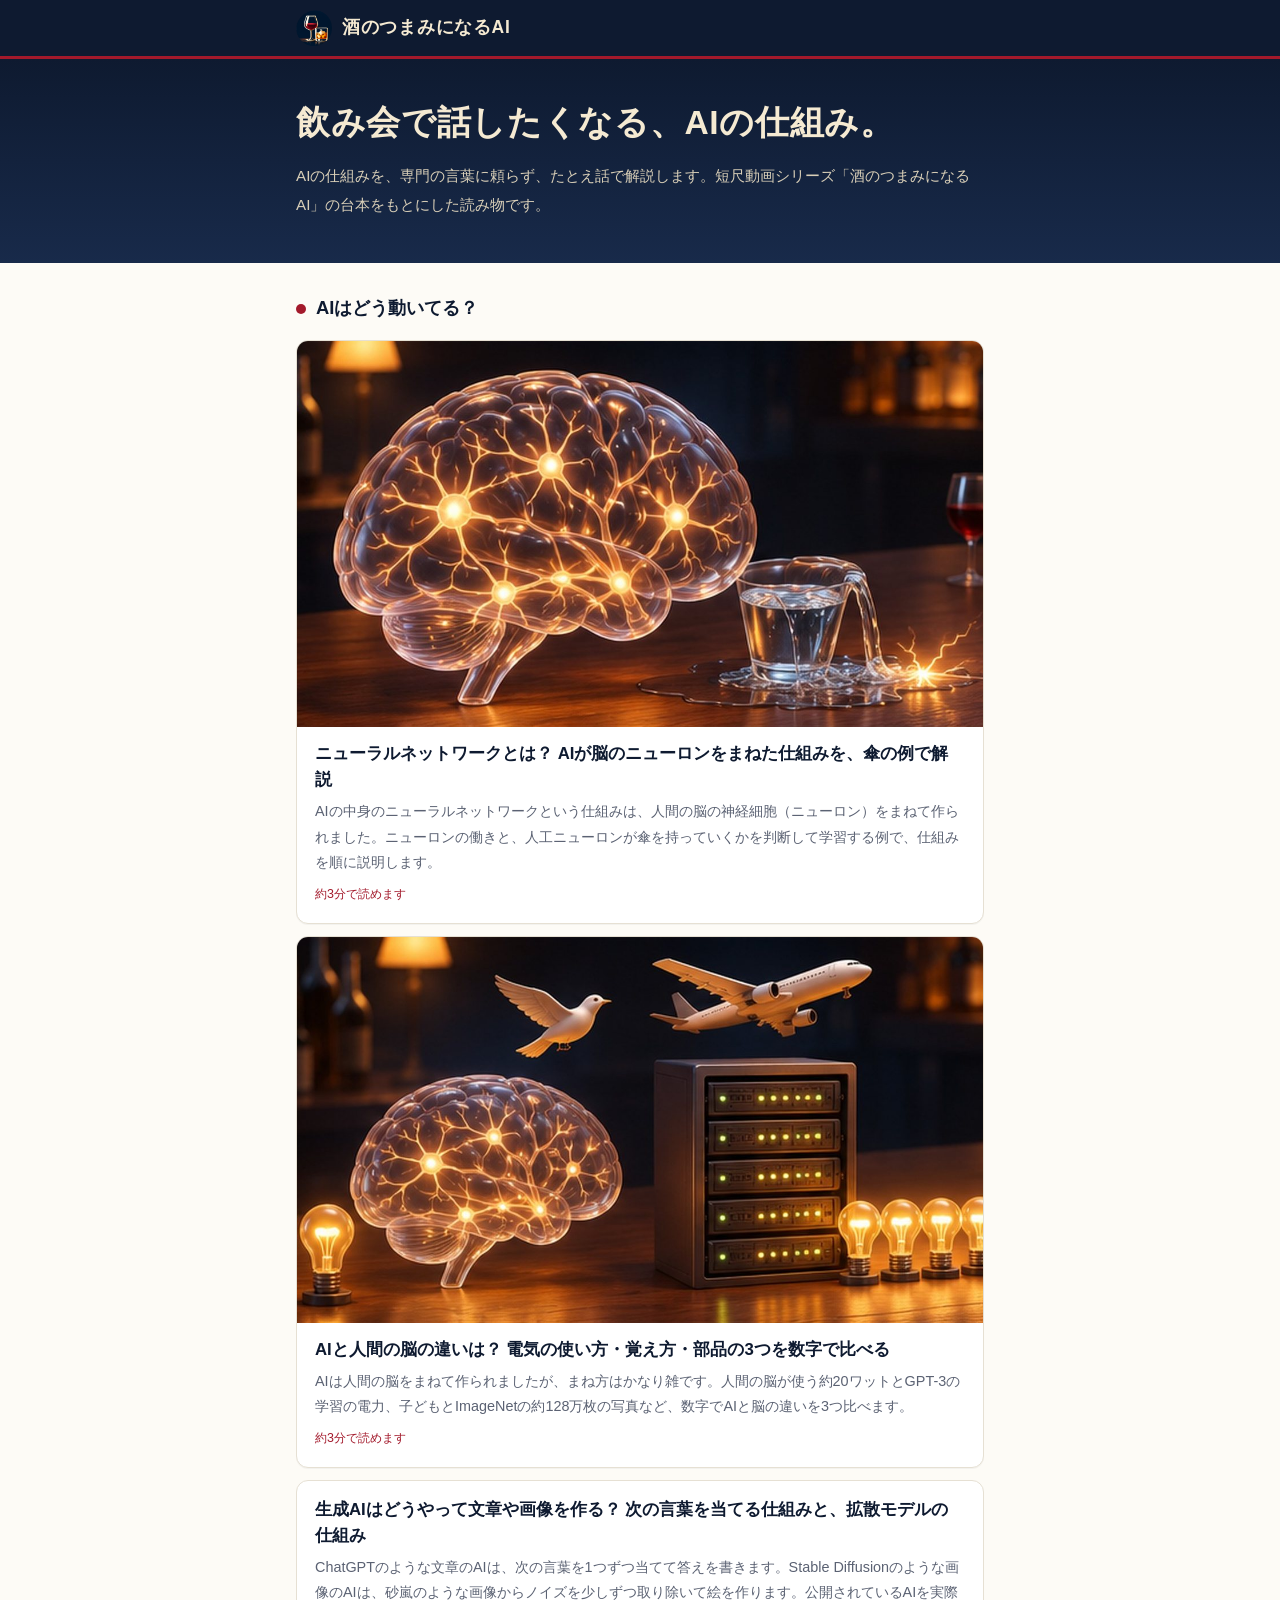
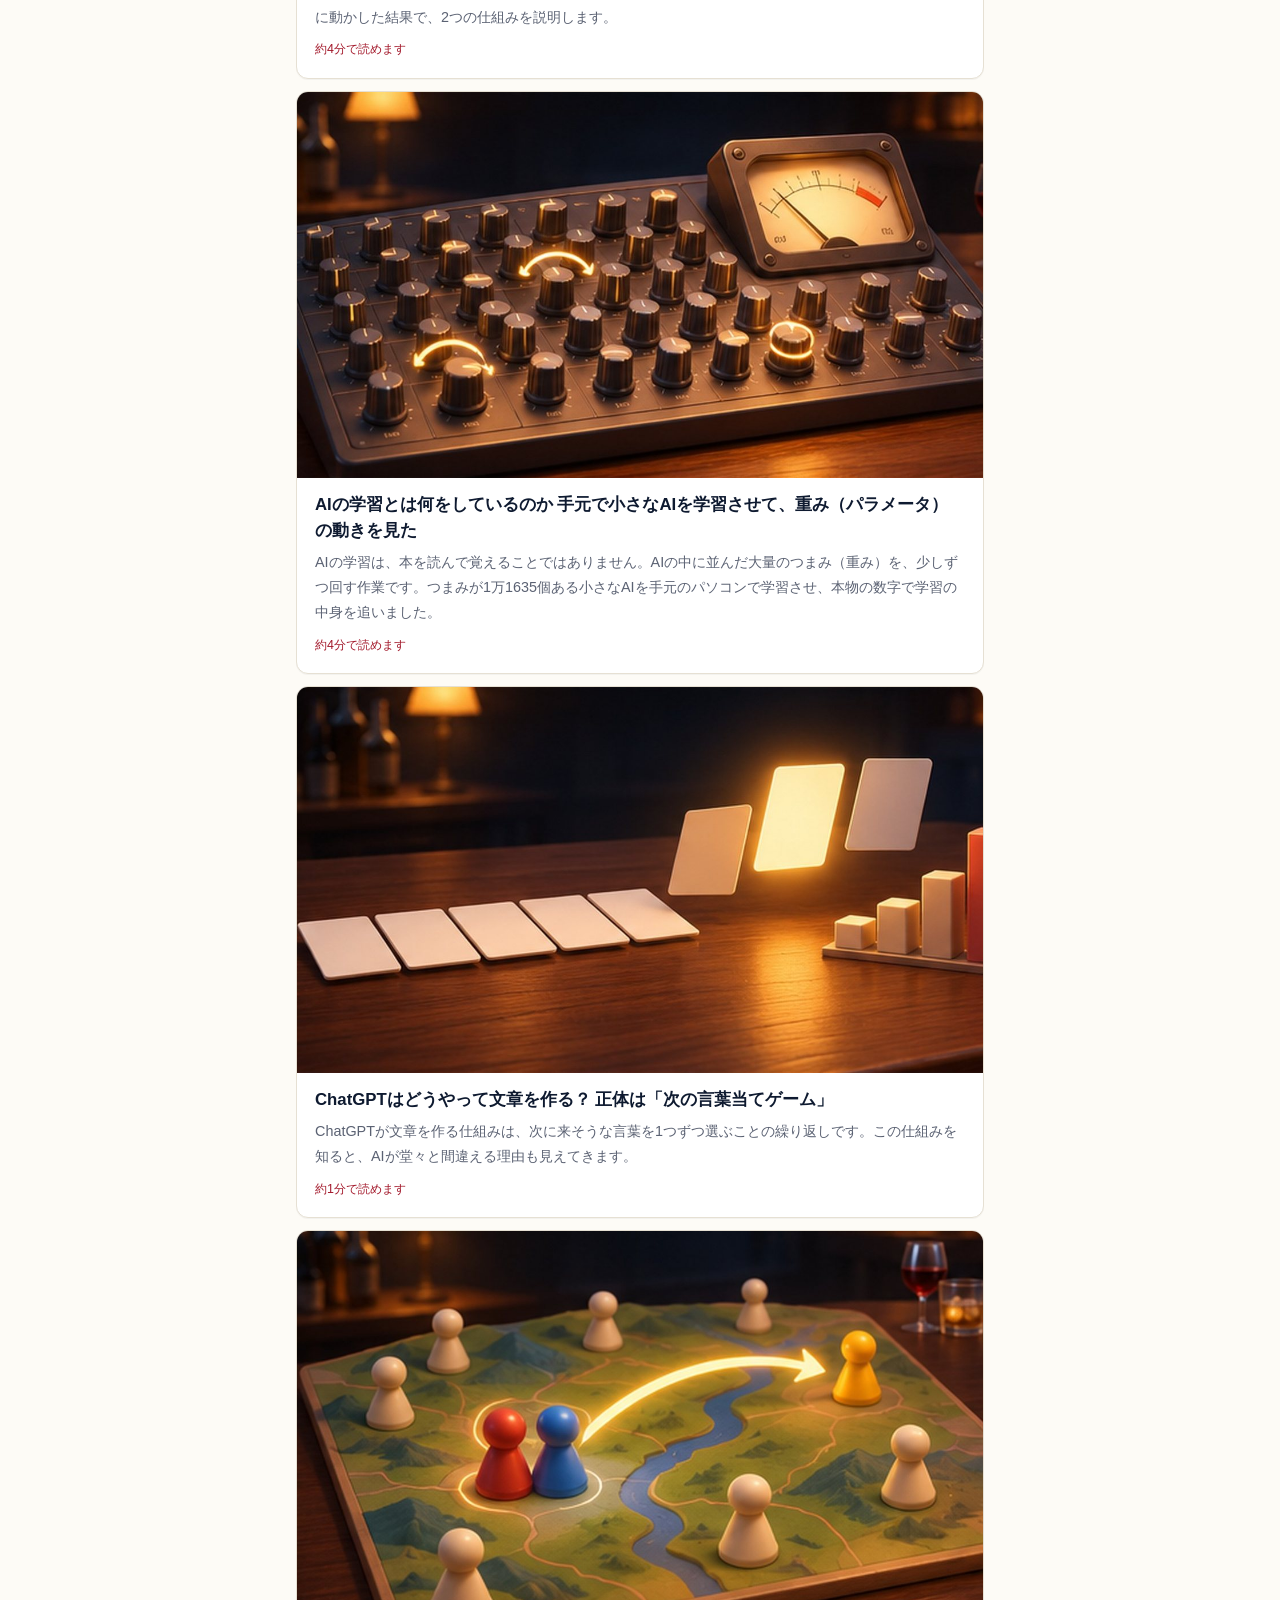
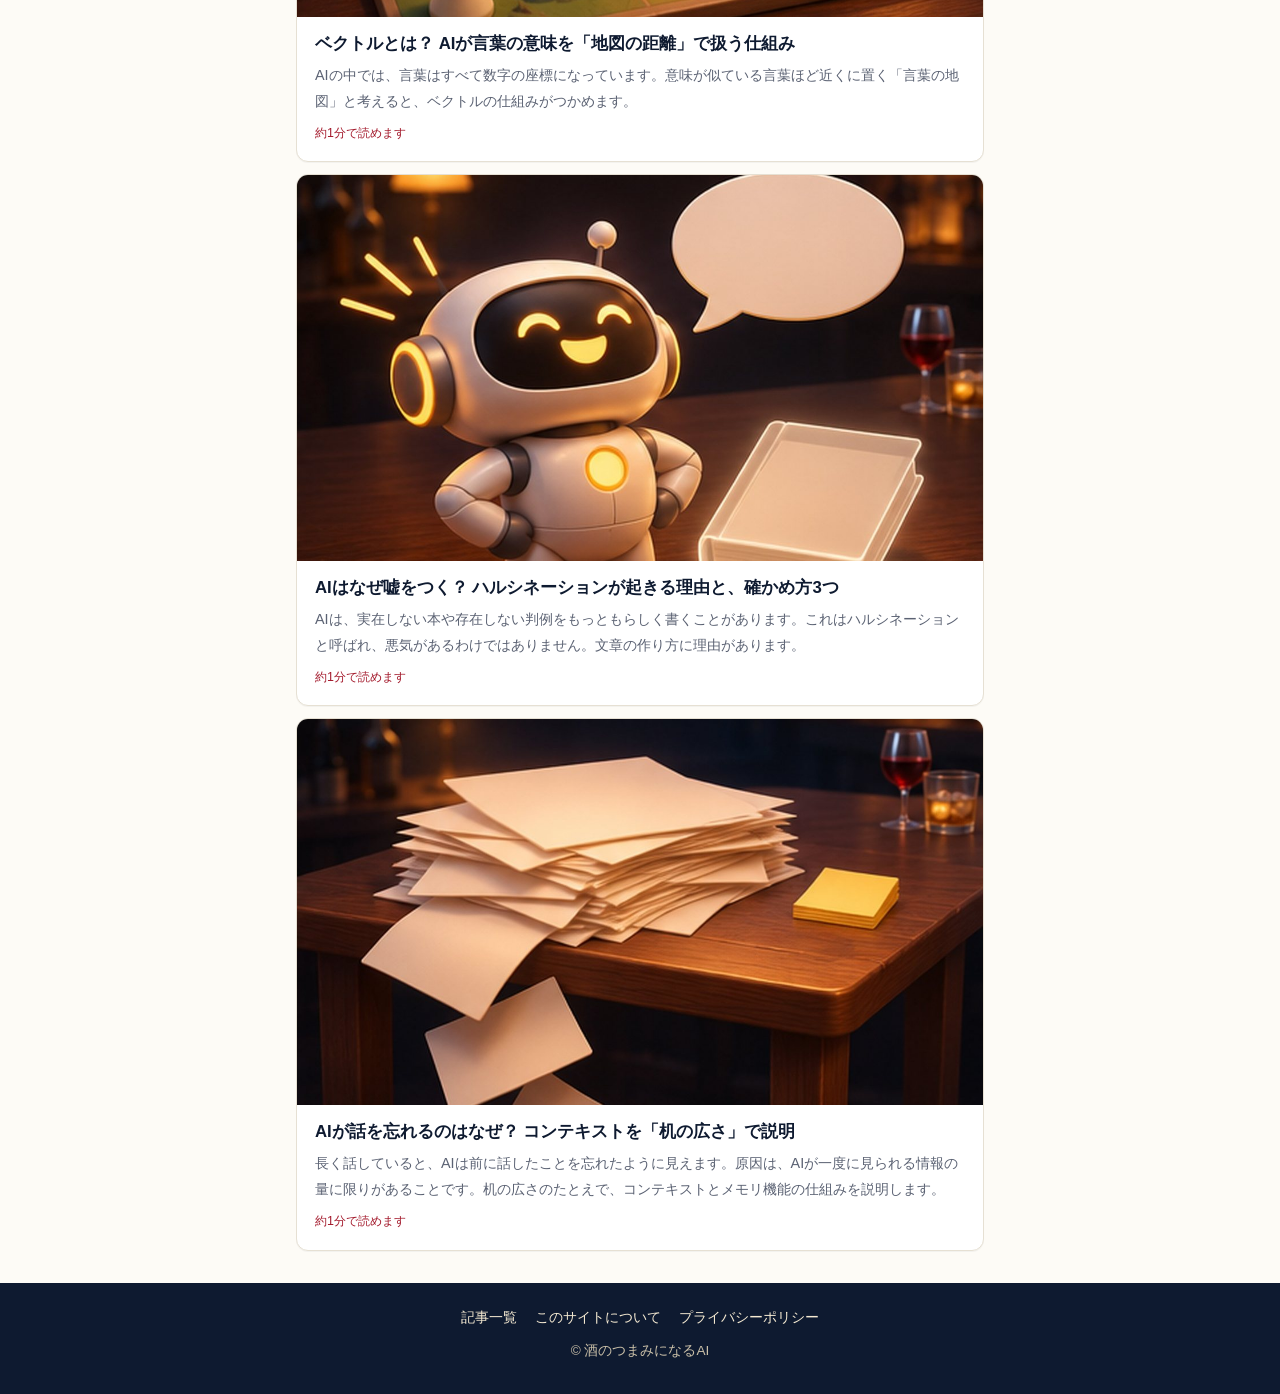
<file: index.html>
<!doctype html>
<html lang="ja">
<head>
<meta charset="utf-8">
<meta name="viewport" content="width=device-width,initial-scale=1,viewport-fit=cover">
<title>酒のつまみになるAI</title>
<meta name="description" content="AIの仕組みを、専門の言葉に頼らず、たとえ話で解説します。短尺動画シリーズ「酒のつまみになるAI」の台本をもとにした読み物です。">
<meta property="og:type" content="website">
<meta property="og:title" content="酒のつまみになるAI">
<meta property="og:description" content="AIの仕組みを、専門の言葉に頼らず、たとえ話で解説します。短尺動画シリーズ「酒のつまみになるAI」の台本をもとにした読み物です。">
<meta property="og:site_name" content="酒のつまみになるAI">
<meta name="twitter:card" content="summary">
<link rel="canonical" href="https://kiyo-poi.github.io/saketsuma-ai/">
<meta property="og:url" content="https://kiyo-poi.github.io/saketsuma-ai/">
<meta property="og:image" content="https://kiyo-poi.github.io/saketsuma-ai/assets/icon-512.png">
<meta name="theme-color" content="#0e1a30">
<link rel="icon" href="assets/favicon.png" type="image/png">
<link rel="apple-touch-icon" href="assets/apple-touch-icon.png">
<link rel="stylesheet" href="assets/style.css">
</head>
<body>
<header class="top"><a class="brand" href=""><img src="assets/icon-512.png" alt="" width="36" height="36"><span>酒のつまみになるAI</span></a></header>
<main>
<div class="hero home"><div class="wrap">
<h1>飲み会で話したくなる、AIの仕組み。</h1>
<p>AIの仕組みを、専門の言葉に頼らず、たとえ話で解説します。短尺動画シリーズ「酒のつまみになるAI」の台本をもとにした読み物です。</p>
</div></div>
<div class="wrap"><section class="cat"><h2>AIはどう動いてる？</h2><div class="cards"><a class="card has-i" href="articles/neural-network-brain/"><img class="card-i" src="assets/thumb/neural-network-brain.jpg" alt="" loading="lazy" width="1200" height="675"><span class="card-t">ニューラルネットワークとは？ AIが脳のニューロンをまねた仕組みを、傘の例で解説</span><span class="card-d">AIの中身のニューラルネットワークという仕組みは、人間の脳の神経細胞（ニューロン）をまねて作られました。ニューロンの働きと、人工ニューロンが傘を持っていくかを判断して学習する例で、仕組みを順に説明します。</span><span class="card-m">約3分で読めます</span></a><a class="card has-i" href="articles/ai-vs-human-brain/"><img class="card-i" src="assets/thumb/ai-vs-human-brain.jpg" alt="" loading="lazy" width="1200" height="675"><span class="card-t">AIと人間の脳の違いは？ 電気の使い方・覚え方・部品の3つを数字で比べる</span><span class="card-d">AIは人間の脳をまねて作られましたが、まね方はかなり雑です。人間の脳が使う約20ワットとGPT-3の学習の電力、子どもとImageNetの約128万枚の写真など、数字でAIと脳の違いを3つ比べます。</span><span class="card-m">約3分で読めます</span></a><a class="card" href="articles/ai-generate-text-image/"><span class="card-t">生成AIはどうやって文章や画像を作る？ 次の言葉を当てる仕組みと、拡散モデルの仕組み</span><span class="card-d">ChatGPTのような文章のAIは、次の言葉を1つずつ当てて答えを書きます。Stable Diffusionのような画像のAIは、砂嵐のような画像からノイズを少しずつ取り除いて絵を作ります。公開されているAIを実際に動かした結果で、2つの仕組みを説明します。</span><span class="card-m">約4分で読めます</span></a><a class="card has-i" href="articles/ai-training/"><img class="card-i" src="assets/thumb/ai-training.jpg" alt="" loading="lazy" width="1200" height="675"><span class="card-t">AIの学習とは何をしているのか 手元で小さなAIを学習させて、重み（パラメータ）の動きを見た</span><span class="card-d">AIの学習は、本を読んで覚えることではありません。AIの中に並んだ大量のつまみ（重み）を、少しずつ回す作業です。つまみが1万1635個ある小さなAIを手元のパソコンで学習させ、本物の数字で学習の中身を追いました。</span><span class="card-m">約4分で読めます</span></a><a class="card has-i" href="articles/chatgpt-next-word/"><img class="card-i" src="assets/thumb/chatgpt-next-word.jpg" alt="" loading="lazy" width="1200" height="675"><span class="card-t">ChatGPTはどうやって文章を作る？ 正体は「次の言葉当てゲーム」</span><span class="card-d">ChatGPTが文章を作る仕組みは、次に来そうな言葉を1つずつ選ぶことの繰り返しです。この仕組みを知ると、AIが堂々と間違える理由も見えてきます。</span><span class="card-m">約1分で読めます</span></a><a class="card has-i" href="articles/vector-word-map/"><img class="card-i" src="assets/thumb/vector-word-map.jpg" alt="" loading="lazy" width="1200" height="675"><span class="card-t">ベクトルとは？ AIが言葉の意味を「地図の距離」で扱う仕組み</span><span class="card-d">AIの中では、言葉はすべて数字の座標になっています。意味が似ている言葉ほど近くに置く「言葉の地図」と考えると、ベクトルの仕組みがつかめます。</span><span class="card-m">約1分で読めます</span></a><a class="card has-i" href="articles/ai-hallucination/"><img class="card-i" src="assets/thumb/ai-hallucination.jpg" alt="" loading="lazy" width="1200" height="675"><span class="card-t">AIはなぜ嘘をつく？ ハルシネーションが起きる理由と、確かめ方3つ</span><span class="card-d">AIは、実在しない本や存在しない判例をもっともらしく書くことがあります。これはハルシネーションと呼ばれ、悪気があるわけではありません。文章の作り方に理由があります。</span><span class="card-m">約1分で読めます</span></a><a class="card has-i" href="articles/ai-context-memory/"><img class="card-i" src="assets/thumb/ai-context-memory.jpg" alt="" loading="lazy" width="1200" height="675"><span class="card-t">AIが話を忘れるのはなぜ？ コンテキストを「机の広さ」で説明</span><span class="card-d">長く話していると、AIは前に話したことを忘れたように見えます。原因は、AIが一度に見られる情報の量に限りがあることです。机の広さのたとえで、コンテキストとメモリ機能の仕組みを説明します。</span><span class="card-m">約1分で読めます</span></a></div></section></div>
</main>
<footer class="foot">
<nav><a href="">記事一覧</a><a href="about/">このサイトについて</a><a href="privacy/">プライバシーポリシー</a></nav>
<p>© 酒のつまみになるAI</p>
</footer>
</body>
</html>
</file>
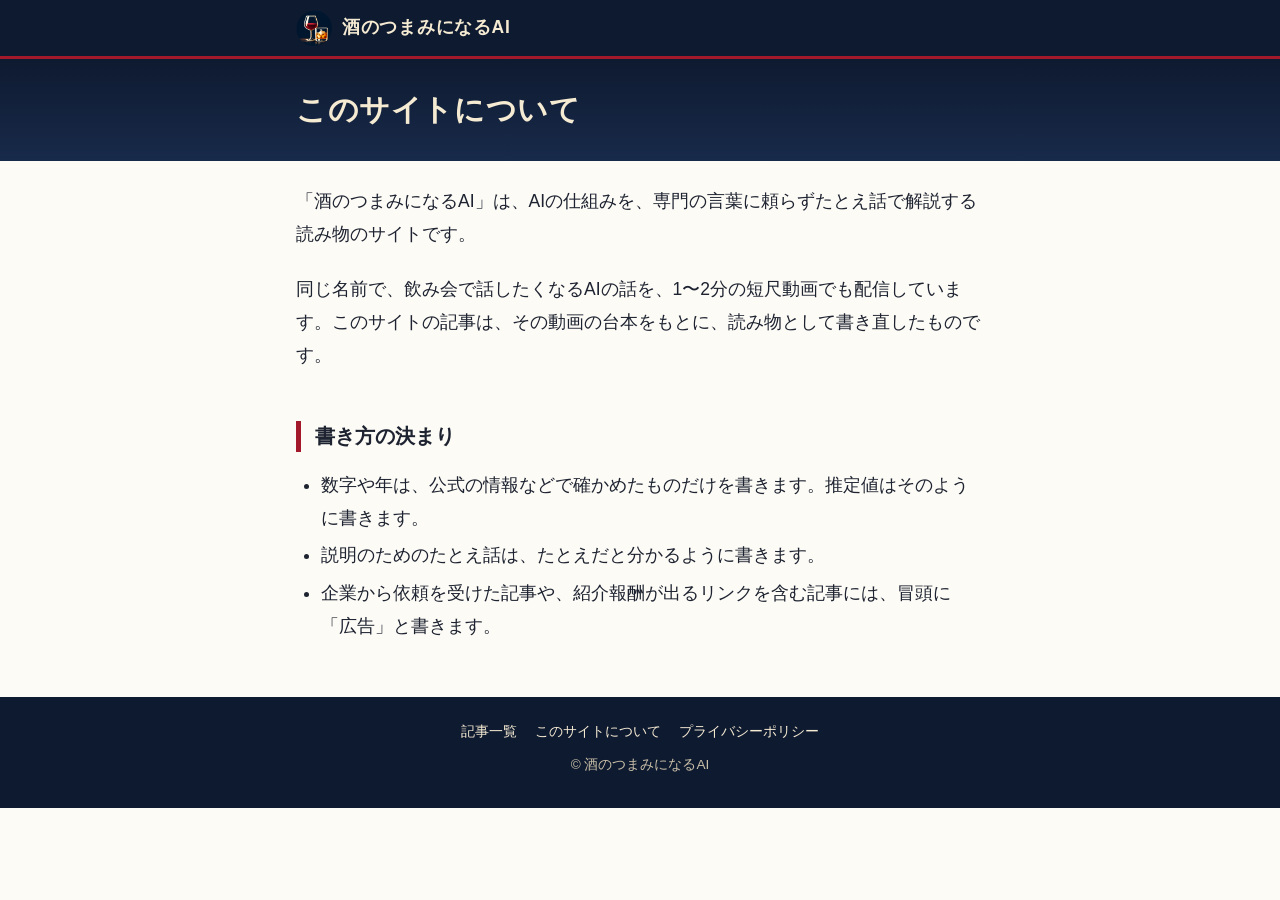
<file: about/index.html>
<!doctype html>
<html lang="ja">
<head>
<meta charset="utf-8">
<meta name="viewport" content="width=device-width,initial-scale=1,viewport-fit=cover">
<title>このサイトについて｜酒のつまみになるAI</title>
<meta name="description" content="「酒のつまみになるAI」は、AIの仕組みを、専門の言葉に頼らずたとえ話で解説する読み物のサイトです。">
<meta property="og:type" content="article">
<meta property="og:title" content="このサイトについて｜酒のつまみになるAI">
<meta property="og:description" content="「酒のつまみになるAI」は、AIの仕組みを、専門の言葉に頼らずたとえ話で解説する読み物のサイトです。">
<meta property="og:site_name" content="酒のつまみになるAI">
<meta name="twitter:card" content="summary">
<link rel="canonical" href="https://kiyo-poi.github.io/saketsuma-ai/about/">
<meta property="og:url" content="https://kiyo-poi.github.io/saketsuma-ai/about/">
<meta property="og:image" content="https://kiyo-poi.github.io/saketsuma-ai/assets/icon-512.png">
<meta name="theme-color" content="#0e1a30">
<link rel="icon" href="../assets/favicon.png" type="image/png">
<link rel="apple-touch-icon" href="../assets/apple-touch-icon.png">
<link rel="stylesheet" href="../assets/style.css">
</head>
<body>
<header class="top"><a class="brand" href="../"><img src="../assets/icon-512.png" alt="" width="36" height="36"><span>酒のつまみになるAI</span></a></header>
<main><div class="hero"><div class="wrap"><h1>このサイトについて</h1></div></div><article class="wrap body"><p>「酒のつまみになるAI」は、AIの仕組みを、専門の言葉に頼らずたとえ話で解説する読み物のサイトです。</p>
<p>同じ名前で、飲み会で話したくなるAIの話を、1〜2分の短尺動画でも配信しています。このサイトの記事は、その動画の台本をもとに、読み物として書き直したものです。</p>
<h2 id="s1">書き方の決まり</h2>
<ul><li>数字や年は、公式の情報などで確かめたものだけを書きます。推定値はそのように書きます。</li><li>説明のためのたとえ話は、たとえだと分かるように書きます。</li><li>企業から依頼を受けた記事や、紹介報酬が出るリンクを含む記事には、冒頭に「広告」と書きます。</li></ul></article></main>
<footer class="foot">
<nav><a href="../">記事一覧</a><a href="../about/">このサイトについて</a><a href="../privacy/">プライバシーポリシー</a></nav>
<p>© 酒のつまみになるAI</p>
</footer>
</body>
</html>
</file>
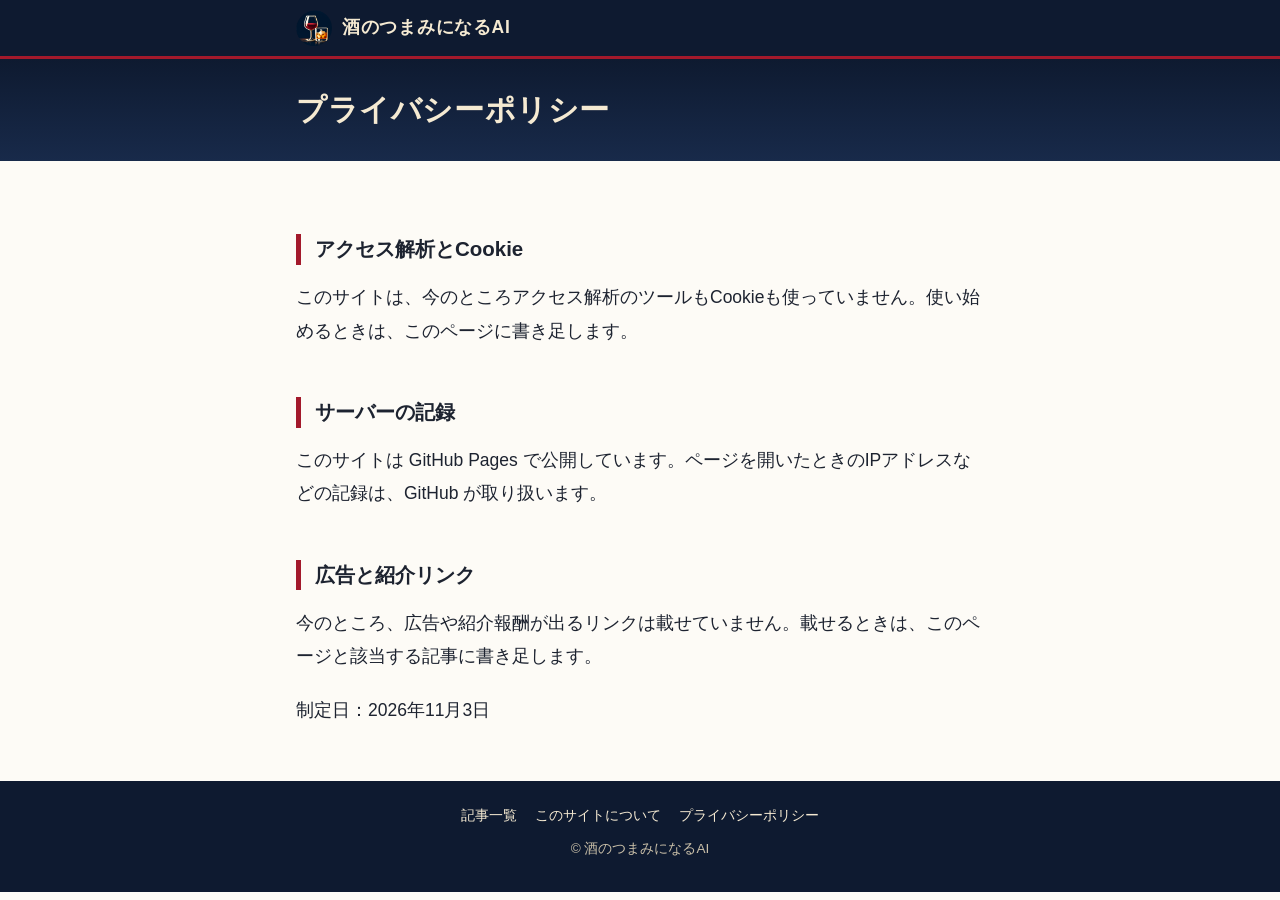
<file: privacy/index.html>
<!doctype html>
<html lang="ja">
<head>
<meta charset="utf-8">
<meta name="viewport" content="width=device-width,initial-scale=1,viewport-fit=cover">
<title>プライバシーポリシー｜酒のつまみになるAI</title>
<meta name="description" content="「酒のつまみになるAI」のプライバシーポリシーです。">
<meta property="og:type" content="article">
<meta property="og:title" content="プライバシーポリシー｜酒のつまみになるAI">
<meta property="og:description" content="「酒のつまみになるAI」のプライバシーポリシーです。">
<meta property="og:site_name" content="酒のつまみになるAI">
<meta name="twitter:card" content="summary">
<link rel="canonical" href="https://kiyo-poi.github.io/saketsuma-ai/privacy/">
<meta property="og:url" content="https://kiyo-poi.github.io/saketsuma-ai/privacy/">
<meta property="og:image" content="https://kiyo-poi.github.io/saketsuma-ai/assets/icon-512.png">
<meta name="theme-color" content="#0e1a30">
<link rel="icon" href="../assets/favicon.png" type="image/png">
<link rel="apple-touch-icon" href="../assets/apple-touch-icon.png">
<link rel="stylesheet" href="../assets/style.css">
</head>
<body>
<header class="top"><a class="brand" href="../"><img src="../assets/icon-512.png" alt="" width="36" height="36"><span>酒のつまみになるAI</span></a></header>
<main><div class="hero"><div class="wrap"><h1>プライバシーポリシー</h1></div></div><article class="wrap body"><h2 id="s1">アクセス解析とCookie</h2>
<p>このサイトは、今のところアクセス解析のツールもCookieも使っていません。使い始めるときは、このページに書き足します。</p>
<h2 id="s2">サーバーの記録</h2>
<p>このサイトは GitHub Pages で公開しています。ページを開いたときのIPアドレスなどの記録は、GitHub が取り扱います。</p>
<h2 id="s3">広告と紹介リンク</h2>
<p>今のところ、広告や紹介報酬が出るリンクは載せていません。載せるときは、このページと該当する記事に書き足します。</p>
<p>制定日：2026年11月3日</p></article></main>
<footer class="foot">
<nav><a href="../">記事一覧</a><a href="../about/">このサイトについて</a><a href="../privacy/">プライバシーポリシー</a></nav>
<p>© 酒のつまみになるAI</p>
</footer>
</body>
</html>
</file>
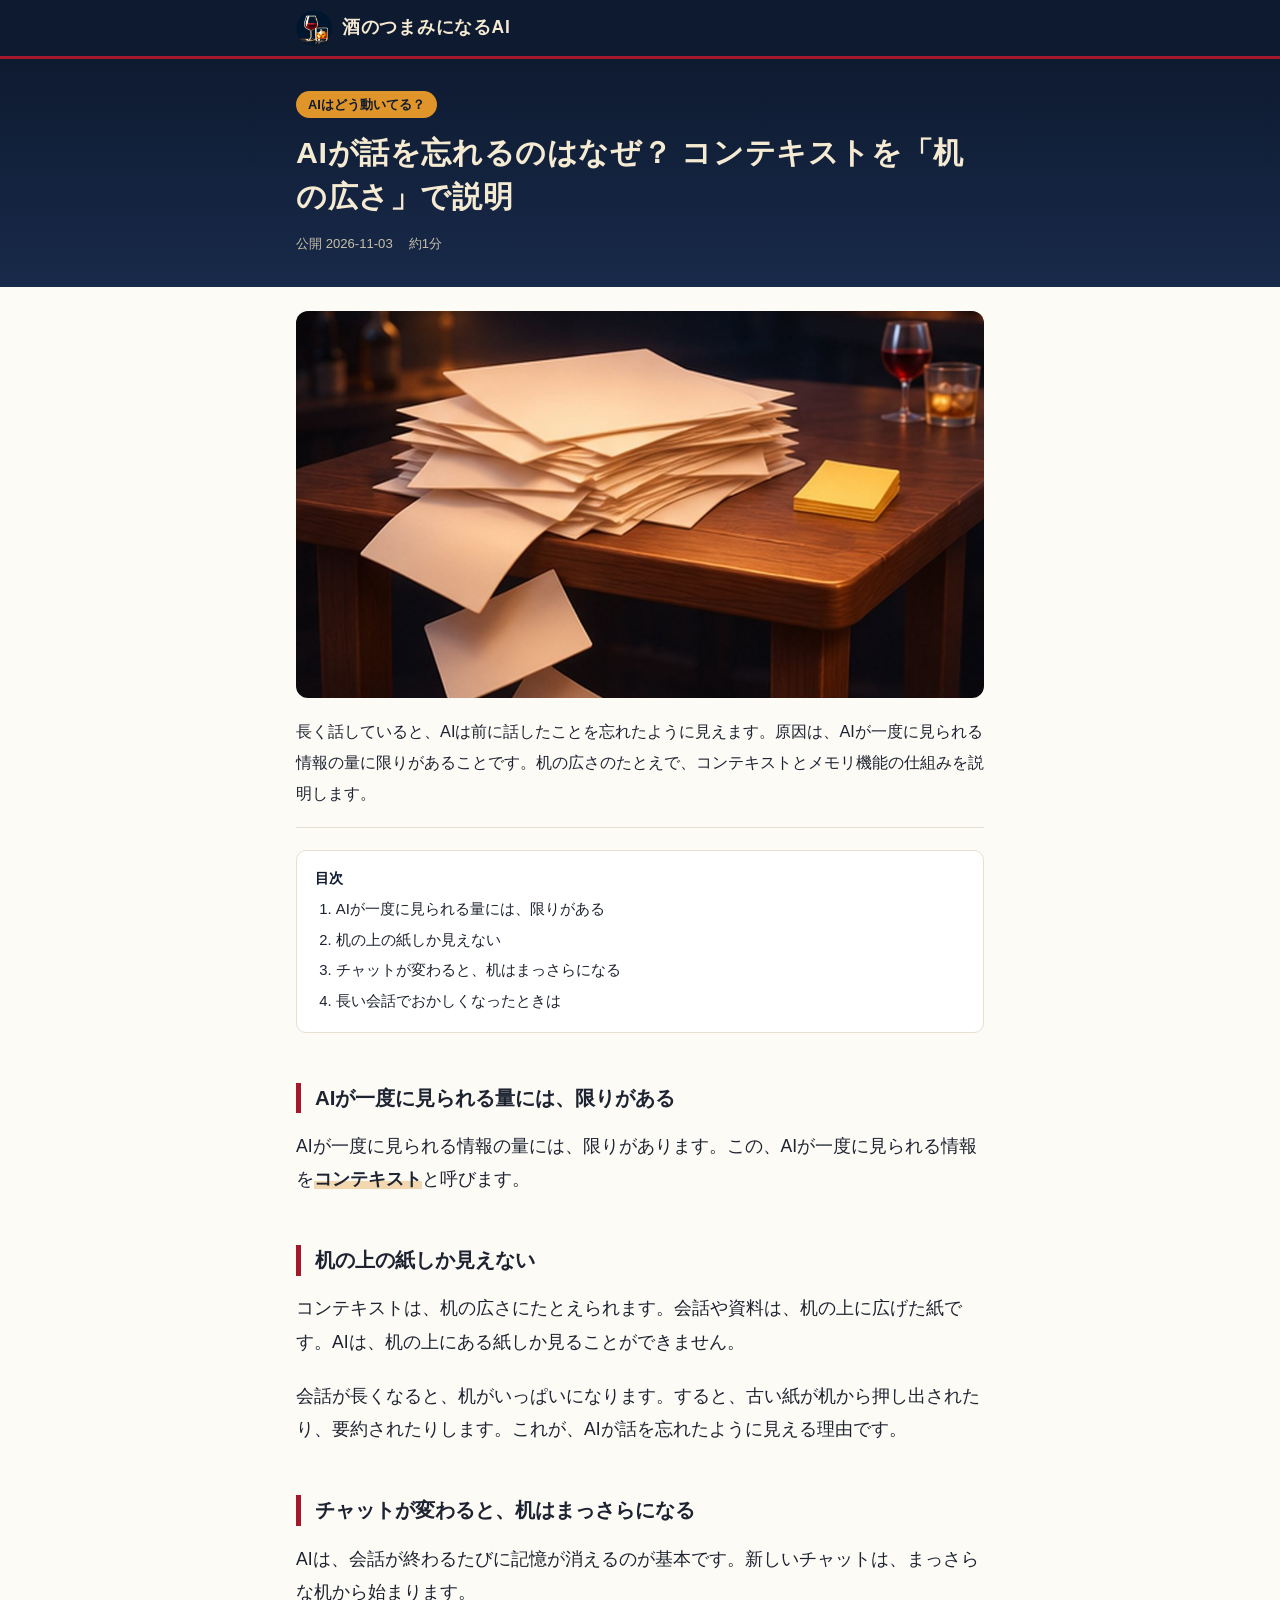
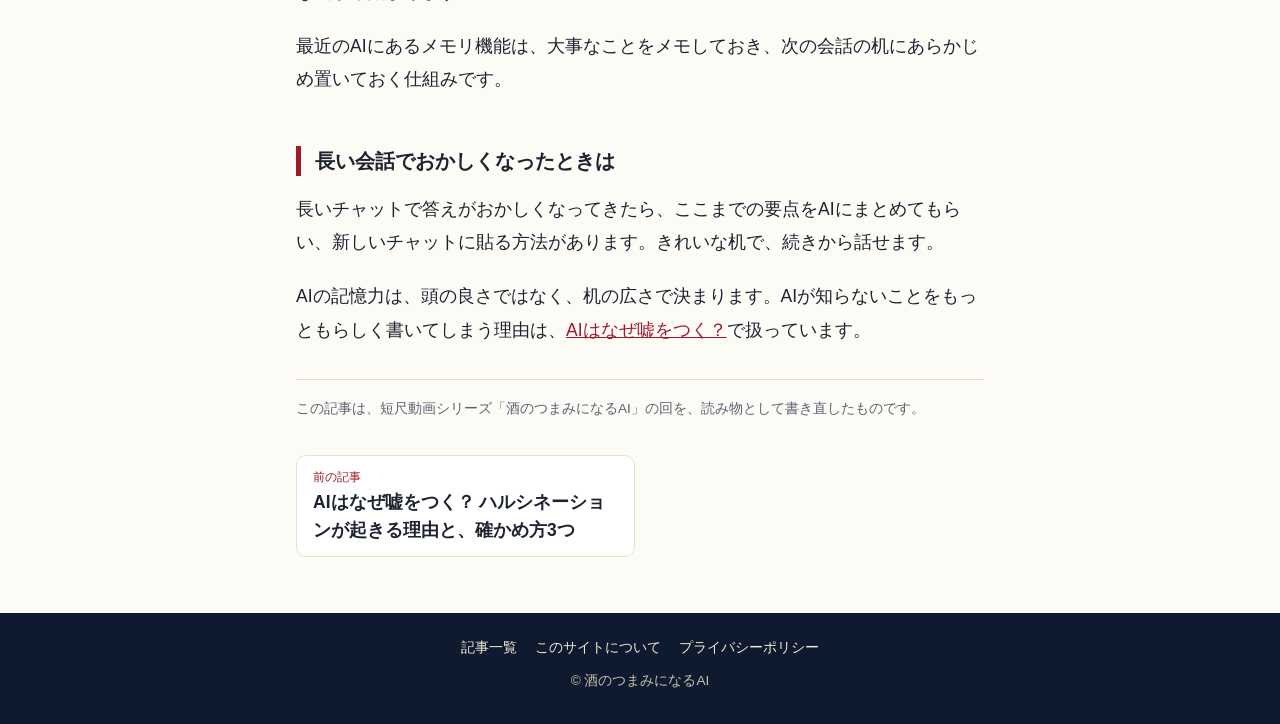
<file: articles/ai-context-memory/index.html>
<!doctype html>
<html lang="ja">
<head>
<meta charset="utf-8">
<meta name="viewport" content="width=device-width,initial-scale=1,viewport-fit=cover">
<title>AIが話を忘れるのはなぜ？ コンテキストを「机の広さ」で説明｜酒のつまみになるAI</title>
<meta name="description" content="長く話していると、AIは前に話したことを忘れたように見えます。原因は、AIが一度に見られる情報の量に限りがあることです。机の広さのたとえで、コンテキストとメモリ機能の仕組みを説明します。">
<meta property="og:type" content="article">
<meta property="og:title" content="AIが話を忘れるのはなぜ？ コンテキストを「机の広さ」で説明｜酒のつまみになるAI">
<meta property="og:description" content="長く話していると、AIは前に話したことを忘れたように見えます。原因は、AIが一度に見られる情報の量に限りがあることです。机の広さのたとえで、コンテキストとメモリ機能の仕組みを説明します。">
<meta property="og:site_name" content="酒のつまみになるAI">
<meta name="twitter:card" content="summary_large_image">
<link rel="canonical" href="https://kiyo-poi.github.io/saketsuma-ai/articles/ai-context-memory/">
<meta property="og:url" content="https://kiyo-poi.github.io/saketsuma-ai/articles/ai-context-memory/">
<meta property="og:image" content="https://kiyo-poi.github.io/saketsuma-ai/assets/thumb/ai-context-memory.jpg">
<meta name="theme-color" content="#0e1a30">
<link rel="icon" href="../../assets/favicon.png" type="image/png">
<link rel="apple-touch-icon" href="../../assets/apple-touch-icon.png">
<link rel="stylesheet" href="../../assets/style.css">
<script type="application/ld+json">{"@context": "https://schema.org", "@type": "Article", "headline": "AIが話を忘れるのはなぜ？ コンテキストを「机の広さ」で説明", "description": "長く話していると、AIは前に話したことを忘れたように見えます。原因は、AIが一度に見られる情報の量に限りがあることです。机の広さのたとえで、コンテキストとメモリ機能の仕組みを説明します。", "datePublished": "2026-11-03", "dateModified": "2026-11-03", "author": {"@type": "Organization", "name": "酒のつまみになるAI"}, "publisher": {"@type": "Organization", "name": "酒のつまみになるAI"}, "mainEntityOfPage": "https://kiyo-poi.github.io/saketsuma-ai/articles/ai-context-memory/"}</script>
</head>
<body>
<header class="top"><a class="brand" href="../../"><img src="../../assets/icon-512.png" alt="" width="36" height="36"><span>酒のつまみになるAI</span></a></header>
<main class="art">
<div class="hero"><div class="wrap">
<p class="chip">AIはどう動いてる？</p>
<h1>AIが話を忘れるのはなぜ？ コンテキストを「机の広さ」で説明</h1>
<p class="meta"><span>公開 2026-11-03</span><span>約1分</span></p>
</div></div>
<article class="wrap body">
<img class="thumb" src="../../assets/thumb/ai-context-memory.jpg" alt="" width="1200" height="675"><p class="lead">長く話していると、AIは前に話したことを忘れたように見えます。原因は、AIが一度に見られる情報の量に限りがあることです。机の広さのたとえで、コンテキストとメモリ機能の仕組みを説明します。</p>
<nav class="toc"><p>目次</p><ol><li><a href="#s1">AIが一度に見られる量には、限りがある</a></li><li><a href="#s2">机の上の紙しか見えない</a></li><li><a href="#s3">チャットが変わると、机はまっさらになる</a></li><li><a href="#s4">長い会話でおかしくなったときは</a></li></ol></nav>
<h2 id="s1">AIが一度に見られる量には、限りがある</h2>
<p>AIが一度に見られる情報の量には、限りがあります。この、AIが一度に見られる情報を<strong>コンテキスト</strong>と呼びます。</p>
<h2 id="s2">机の上の紙しか見えない</h2>
<p>コンテキストは、机の広さにたとえられます。会話や資料は、机の上に広げた紙です。AIは、机の上にある紙しか見ることができません。</p>
<p>会話が長くなると、机がいっぱいになります。すると、古い紙が机から押し出されたり、要約されたりします。これが、AIが話を忘れたように見える理由です。</p>
<h2 id="s3">チャットが変わると、机はまっさらになる</h2>
<p>AIは、会話が終わるたびに記憶が消えるのが基本です。新しいチャットは、まっさらな机から始まります。</p>
<p>最近のAIにあるメモリ機能は、大事なことをメモしておき、次の会話の机にあらかじめ置いておく仕組みです。</p>
<h2 id="s4">長い会話でおかしくなったときは</h2>
<p>長いチャットで答えがおかしくなってきたら、ここまでの要点をAIにまとめてもらい、新しいチャットに貼る方法があります。きれいな机で、続きから話せます。</p>
<p>AIの記憶力は、頭の良さではなく、机の広さで決まります。AIが知らないことをもっともらしく書いてしまう理由は、<a href="../../articles/ai-hallucination/">AIはなぜ嘘をつく？</a>で扱っています。</p>

<p class="series">この記事は、短尺動画シリーズ「酒のつまみになるAI」の回を、読み物として書き直したものです。</p>
</article>
<nav class="wrap pns"><a class="pn prev" href="../../articles/ai-hallucination/"><small>前の記事</small>AIはなぜ嘘をつく？ ハルシネーションが起きる理由と、確かめ方3つ</a></nav>
</main>
<footer class="foot">
<nav><a href="../../">記事一覧</a><a href="../../about/">このサイトについて</a><a href="../../privacy/">プライバシーポリシー</a></nav>
<p>© 酒のつまみになるAI</p>
</footer>
</body>
</html>
</file>
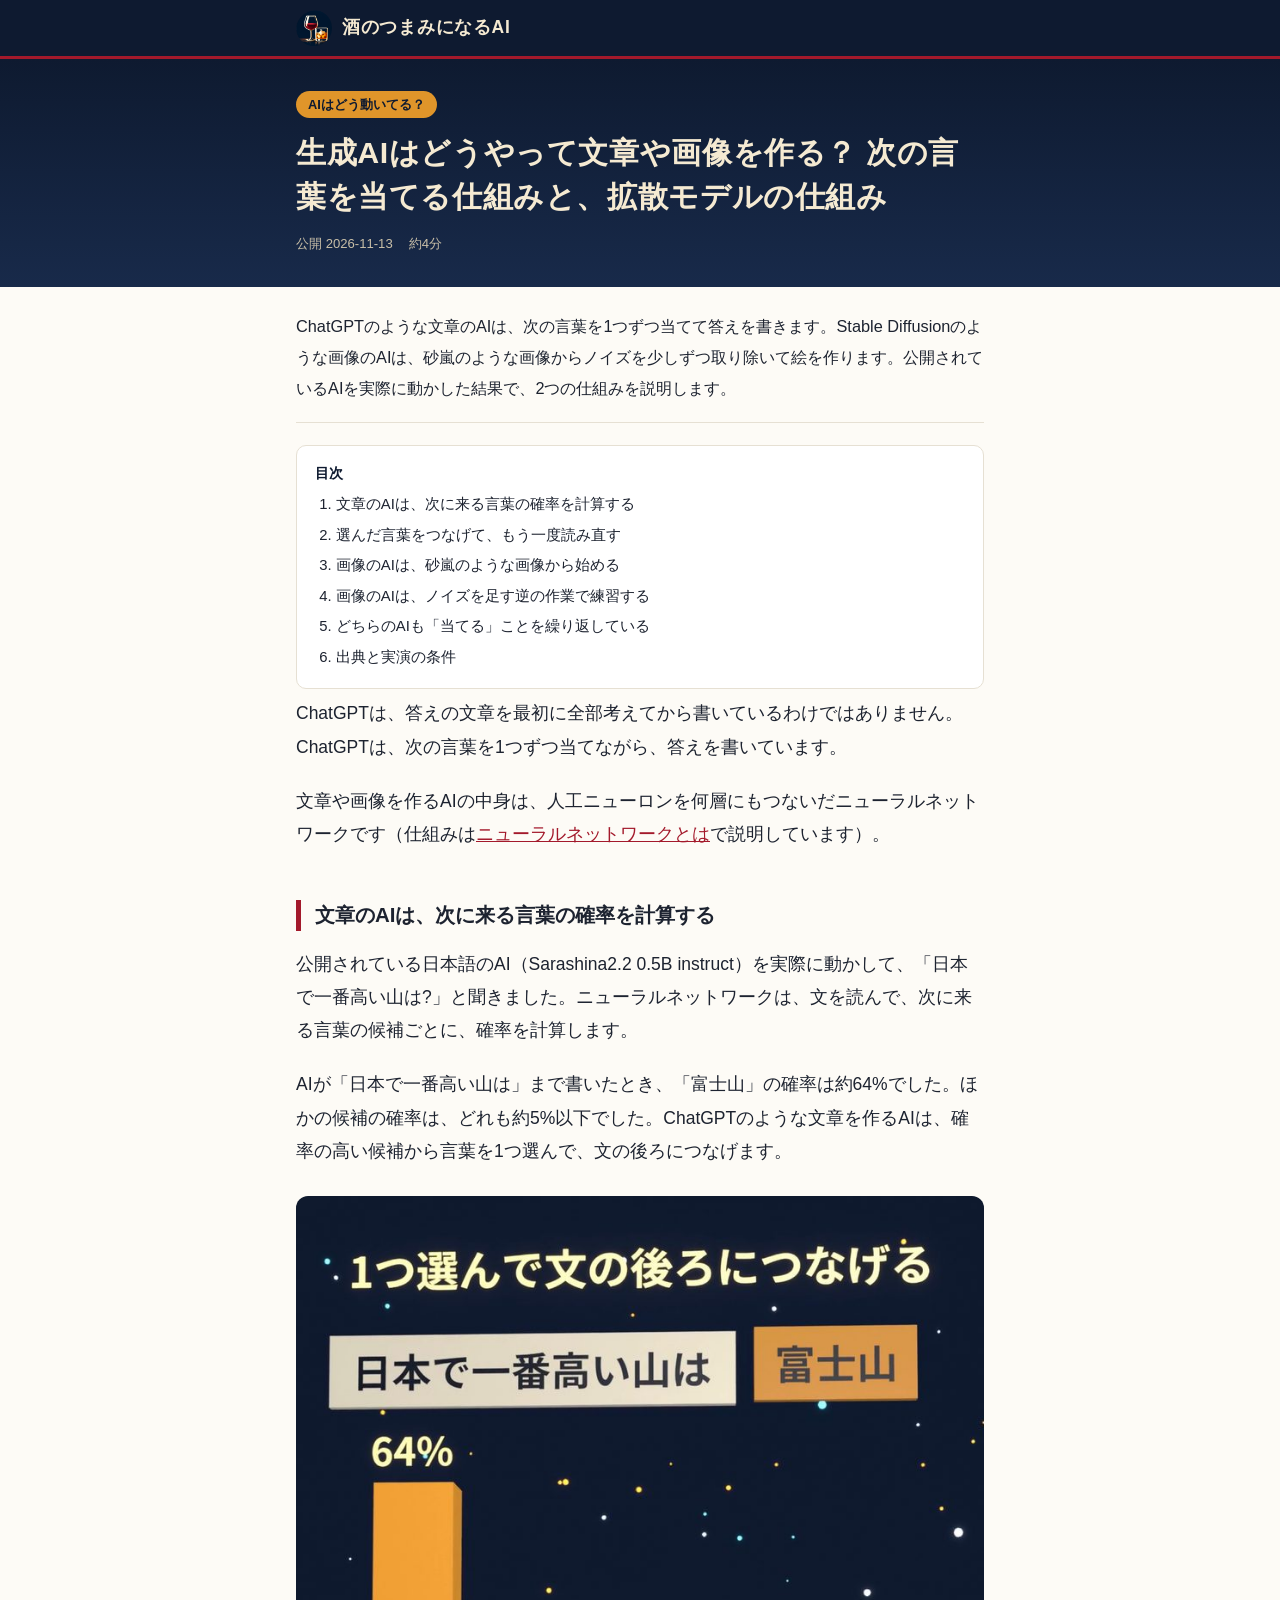
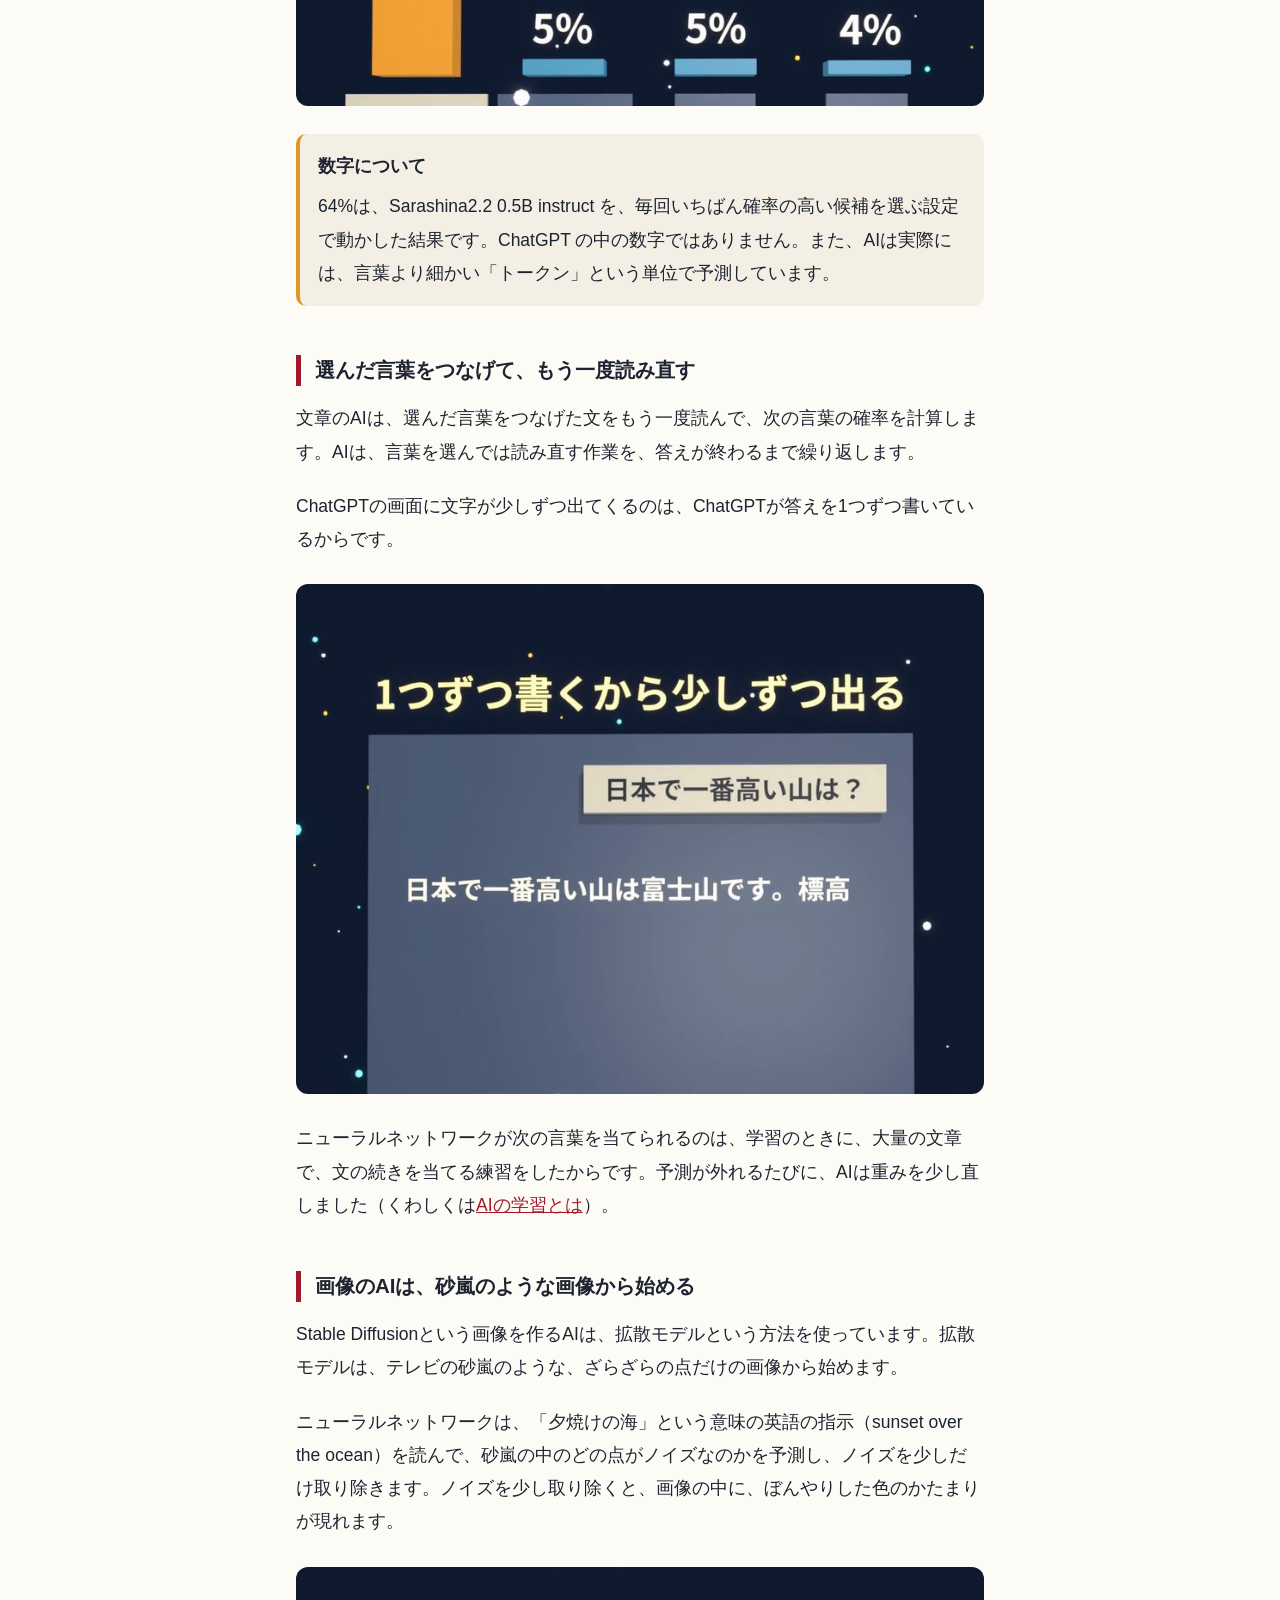
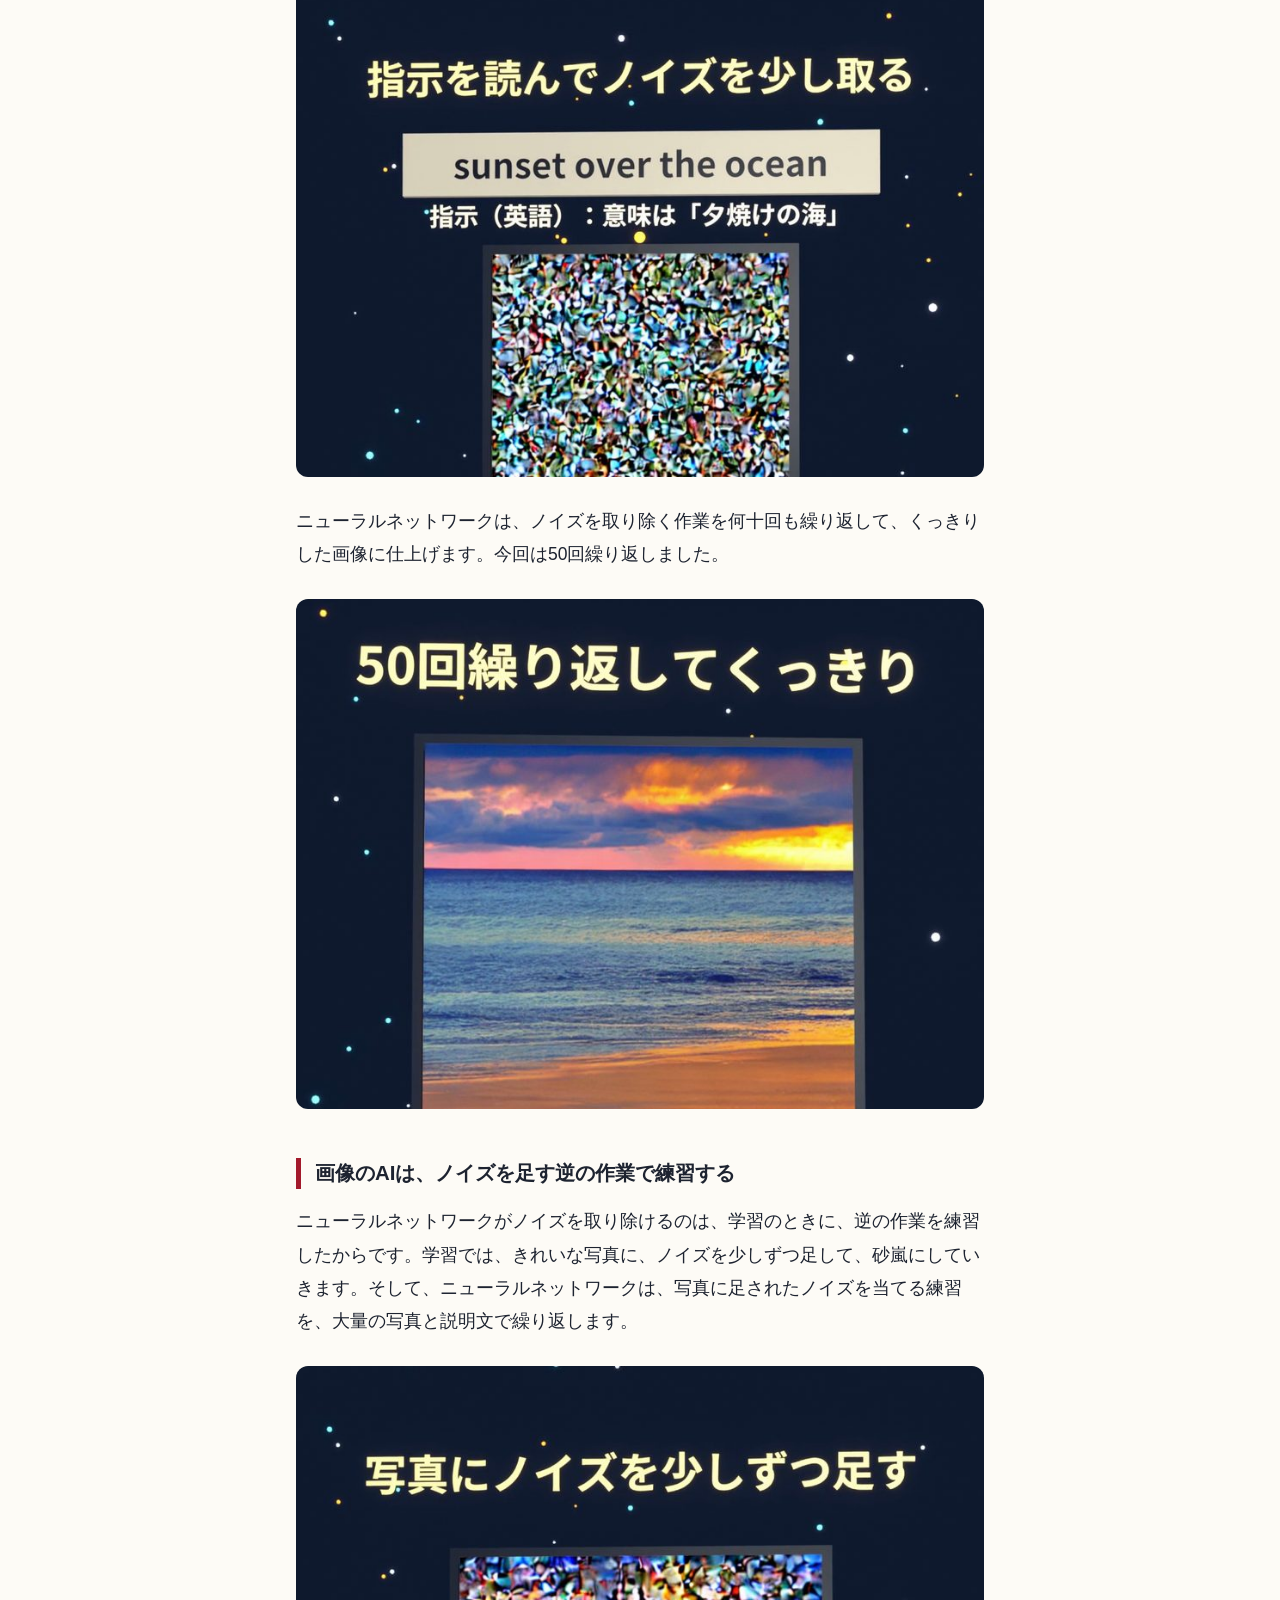
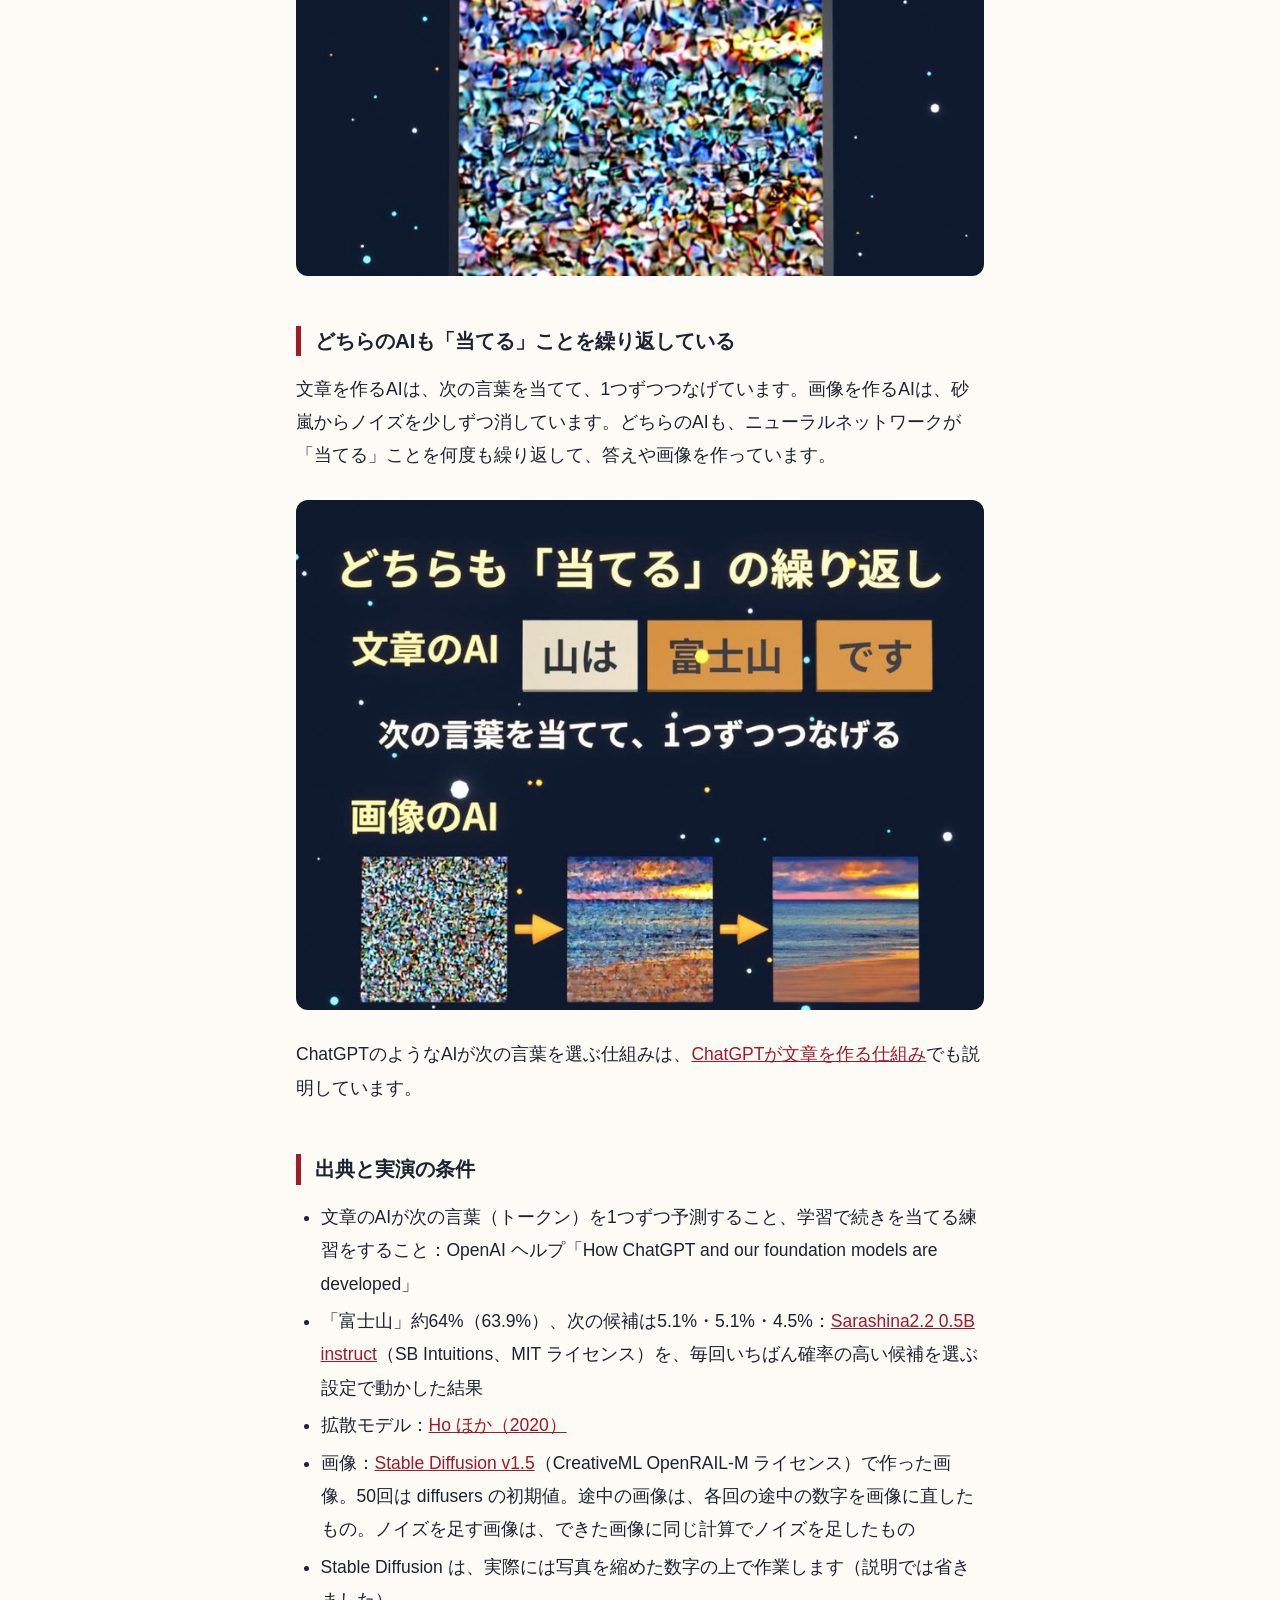
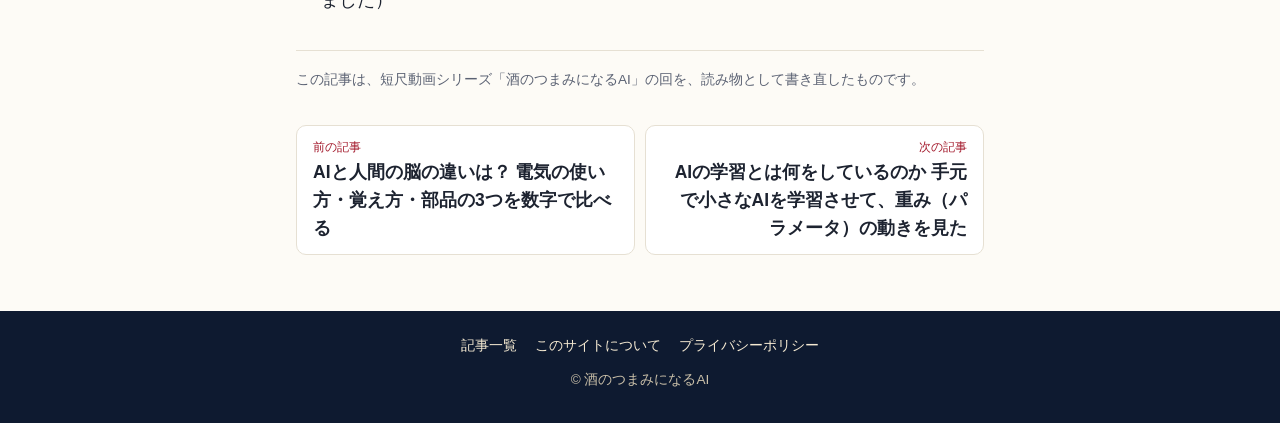
<file: articles/ai-generate-text-image/index.html>
<!doctype html>
<html lang="ja">
<head>
<meta charset="utf-8">
<meta name="viewport" content="width=device-width,initial-scale=1,viewport-fit=cover">
<title>生成AIはどうやって文章や画像を作る？ 次の言葉を当てる仕組みと、拡散モデルの仕組み｜酒のつまみになるAI</title>
<meta name="description" content="ChatGPTのような文章のAIは、次の言葉を1つずつ当てて答えを書きます。Stable Diffusionのような画像のAIは、砂嵐のような画像からノイズを少しずつ取り除いて絵を作ります。公開されているAIを実際に動かした結果で、2つの仕組みを説明します。">
<meta property="og:type" content="article">
<meta property="og:title" content="生成AIはどうやって文章や画像を作る？ 次の言葉を当てる仕組みと、拡散モデルの仕組み｜酒のつまみになるAI">
<meta property="og:description" content="ChatGPTのような文章のAIは、次の言葉を1つずつ当てて答えを書きます。Stable Diffusionのような画像のAIは、砂嵐のような画像からノイズを少しずつ取り除いて絵を作ります。公開されているAIを実際に動かした結果で、2つの仕組みを説明します。">
<meta property="og:site_name" content="酒のつまみになるAI">
<meta name="twitter:card" content="summary">
<link rel="canonical" href="https://kiyo-poi.github.io/saketsuma-ai/articles/ai-generate-text-image/">
<meta property="og:url" content="https://kiyo-poi.github.io/saketsuma-ai/articles/ai-generate-text-image/">
<meta property="og:image" content="https://kiyo-poi.github.io/saketsuma-ai/assets/icon-512.png">
<meta name="theme-color" content="#0e1a30">
<link rel="icon" href="../../assets/favicon.png" type="image/png">
<link rel="apple-touch-icon" href="../../assets/apple-touch-icon.png">
<link rel="stylesheet" href="../../assets/style.css">
<script type="application/ld+json">{"@context": "https://schema.org", "@type": "Article", "headline": "生成AIはどうやって文章や画像を作る？ 次の言葉を当てる仕組みと、拡散モデルの仕組み", "description": "ChatGPTのような文章のAIは、次の言葉を1つずつ当てて答えを書きます。Stable Diffusionのような画像のAIは、砂嵐のような画像からノイズを少しずつ取り除いて絵を作ります。公開されているAIを実際に動かした結果で、2つの仕組みを説明します。", "datePublished": "2026-11-13", "dateModified": "2026-11-13", "author": {"@type": "Organization", "name": "酒のつまみになるAI"}, "publisher": {"@type": "Organization", "name": "酒のつまみになるAI"}, "mainEntityOfPage": "https://kiyo-poi.github.io/saketsuma-ai/articles/ai-generate-text-image/"}</script>
</head>
<body>
<header class="top"><a class="brand" href="../../"><img src="../../assets/icon-512.png" alt="" width="36" height="36"><span>酒のつまみになるAI</span></a></header>
<main class="art">
<div class="hero"><div class="wrap">
<p class="chip">AIはどう動いてる？</p>
<h1>生成AIはどうやって文章や画像を作る？ 次の言葉を当てる仕組みと、拡散モデルの仕組み</h1>
<p class="meta"><span>公開 2026-11-13</span><span>約4分</span></p>
</div></div>
<article class="wrap body">
<p class="lead">ChatGPTのような文章のAIは、次の言葉を1つずつ当てて答えを書きます。Stable Diffusionのような画像のAIは、砂嵐のような画像からノイズを少しずつ取り除いて絵を作ります。公開されているAIを実際に動かした結果で、2つの仕組みを説明します。</p>
<nav class="toc"><p>目次</p><ol><li><a href="#s1">文章のAIは、次に来る言葉の確率を計算する</a></li><li><a href="#s2">選んだ言葉をつなげて、もう一度読み直す</a></li><li><a href="#s3">画像のAIは、砂嵐のような画像から始める</a></li><li><a href="#s4">画像のAIは、ノイズを足す逆の作業で練習する</a></li><li><a href="#s5">どちらのAIも「当てる」ことを繰り返している</a></li><li><a href="#s6">出典と実演の条件</a></li></ol></nav>
<p>ChatGPTは、答えの文章を最初に全部考えてから書いているわけではありません。ChatGPTは、次の言葉を1つずつ当てながら、答えを書いています。</p>
<p>文章や画像を作るAIの中身は、人工ニューロンを何層にもつないだニューラルネットワークです（仕組みは<a href="../../articles/neural-network-brain/">ニューラルネットワークとは</a>で説明しています）。</p>
<h2 id="s1">文章のAIは、次に来る言葉の確率を計算する</h2>
<p>公開されている日本語のAI（Sarashina2.2 0.5B instruct）を実際に動かして、「日本で一番高い山は?」と聞きました。ニューラルネットワークは、文を読んで、次に来る言葉の候補ごとに、確率を計算します。</p>
<p>AIが「日本で一番高い山は」まで書いたとき、「富士山」の確率は約64%でした。ほかの候補の確率は、どれも約5%以下でした。ChatGPTのような文章を作るAIは、確率の高い候補から言葉を1つ選んで、文の後ろにつなげます。</p>
<figure><img src="../../assets/fig/a8-fuji.jpg" alt="「日本で一番高い山は」の次の候補の確率。富士山が64%、ほかは5%以下" loading="lazy" width="800"></figure>
<aside class="note"><p class="note-t">数字について</p><p>64%は、Sarashina2.2 0.5B instruct を、毎回いちばん確率の高い候補を選ぶ設定で動かした結果です。ChatGPT の中の数字ではありません。また、AIは実際には、言葉より細かい「トークン」という単位で予測しています。</p></aside>
<h2 id="s2">選んだ言葉をつなげて、もう一度読み直す</h2>
<p>文章のAIは、選んだ言葉をつなげた文をもう一度読んで、次の言葉の確率を計算します。AIは、言葉を選んでは読み直す作業を、答えが終わるまで繰り返します。</p>
<p>ChatGPTの画面に文字が少しずつ出てくるのは、ChatGPTが答えを1つずつ書いているからです。</p>
<figure><img src="../../assets/fig/a8-repeat.jpg" alt="質問への答えが、少しずつ画面に出てくる様子" loading="lazy" width="800"></figure>
<p>ニューラルネットワークが次の言葉を当てられるのは、学習のときに、大量の文章で、文の続きを当てる練習をしたからです。予測が外れるたびに、AIは重みを少し直しました（くわしくは<a href="../../articles/ai-training/">AIの学習とは</a>）。</p>
<h2 id="s3">画像のAIは、砂嵐のような画像から始める</h2>
<p>Stable Diffusionという画像を作るAIは、拡散モデルという方法を使っています。拡散モデルは、テレビの砂嵐のような、ざらざらの点だけの画像から始めます。</p>
<p>ニューラルネットワークは、「夕焼けの海」という意味の英語の指示（sunset over the ocean）を読んで、砂嵐の中のどの点がノイズなのかを予測し、ノイズを少しだけ取り除きます。ノイズを少し取り除くと、画像の中に、ぼんやりした色のかたまりが現れます。</p>
<figure><img src="../../assets/fig/a8-noise.jpg" alt="英語の指示を読んで、砂嵐の画像からノイズを少し取り除く様子" loading="lazy" width="800"></figure>
<p>ニューラルネットワークは、ノイズを取り除く作業を何十回も繰り返して、くっきりした画像に仕上げます。今回は50回繰り返しました。</p>
<figure><img src="../../assets/fig/a8-clear.jpg" alt="ノイズを取り除く作業を50回繰り返してできた、夕焼けの海の画像" loading="lazy" width="800"></figure>
<h2 id="s4">画像のAIは、ノイズを足す逆の作業で練習する</h2>
<p>ニューラルネットワークがノイズを取り除けるのは、学習のときに、逆の作業を練習したからです。学習では、きれいな写真に、ノイズを少しずつ足して、砂嵐にしていきます。そして、ニューラルネットワークは、写真に足されたノイズを当てる練習を、大量の写真と説明文で繰り返します。</p>
<figure><img src="../../assets/fig/a8-train.jpg" alt="きれいな写真にノイズを少しずつ足していく様子" loading="lazy" width="800"></figure>
<h2 id="s5">どちらのAIも「当てる」ことを繰り返している</h2>
<p>文章を作るAIは、次の言葉を当てて、1つずつつなげています。画像を作るAIは、砂嵐からノイズを少しずつ消しています。どちらのAIも、ニューラルネットワークが「当てる」ことを何度も繰り返して、答えや画像を作っています。</p>
<figure><img src="../../assets/fig/a8-both.jpg" alt="文章のAIは次の言葉をつなげ、画像のAIは砂嵐からノイズを消していく様子を並べた画像" loading="lazy" width="800"></figure>
<p>ChatGPTのようなAIが次の言葉を選ぶ仕組みは、<a href="../../articles/chatgpt-next-word/">ChatGPTが文章を作る仕組み</a>でも説明しています。</p>
<h2 id="s6">出典と実演の条件</h2>
<ul><li>文章のAIが次の言葉（トークン）を1つずつ予測すること、学習で続きを当てる練習をすること：OpenAI ヘルプ「How ChatGPT and our foundation models are developed」</li><li>「富士山」約64%（63.9%）、次の候補は5.1%・5.1%・4.5%：<a href="https://huggingface.co/sbintuitions/sarashina2.2-0.5b-instruct-v0.1" rel="noopener">Sarashina2.2 0.5B instruct</a>（SB Intuitions、MIT ライセンス）を、毎回いちばん確率の高い候補を選ぶ設定で動かした結果</li><li>拡散モデル：<a href="https://arxiv.org/abs/2006.11239" rel="noopener">Ho ほか（2020）</a></li><li>画像：<a href="https://huggingface.co/stable-diffusion-v1-5/stable-diffusion-v1-5" rel="noopener">Stable Diffusion v1.5</a>（CreativeML OpenRAIL-M ライセンス）で作った画像。50回は diffusers の初期値。途中の画像は、各回の途中の数字を画像に直したもの。ノイズを足す画像は、できた画像に同じ計算でノイズを足したもの</li><li>Stable Diffusion は、実際には写真を縮めた数字の上で作業します（説明では省きました）</li></ul>

<p class="series">この記事は、短尺動画シリーズ「酒のつまみになるAI」の回を、読み物として書き直したものです。</p>
</article>
<nav class="wrap pns"><a class="pn prev" href="../../articles/ai-vs-human-brain/"><small>前の記事</small>AIと人間の脳の違いは？ 電気の使い方・覚え方・部品の3つを数字で比べる</a><a class="pn next" href="../../articles/ai-training/"><small>次の記事</small>AIの学習とは何をしているのか 手元で小さなAIを学習させて、重み（パラメータ）の動きを見た</a></nav>
</main>
<footer class="foot">
<nav><a href="../../">記事一覧</a><a href="../../about/">このサイトについて</a><a href="../../privacy/">プライバシーポリシー</a></nav>
<p>© 酒のつまみになるAI</p>
</footer>
</body>
</html>
</file>
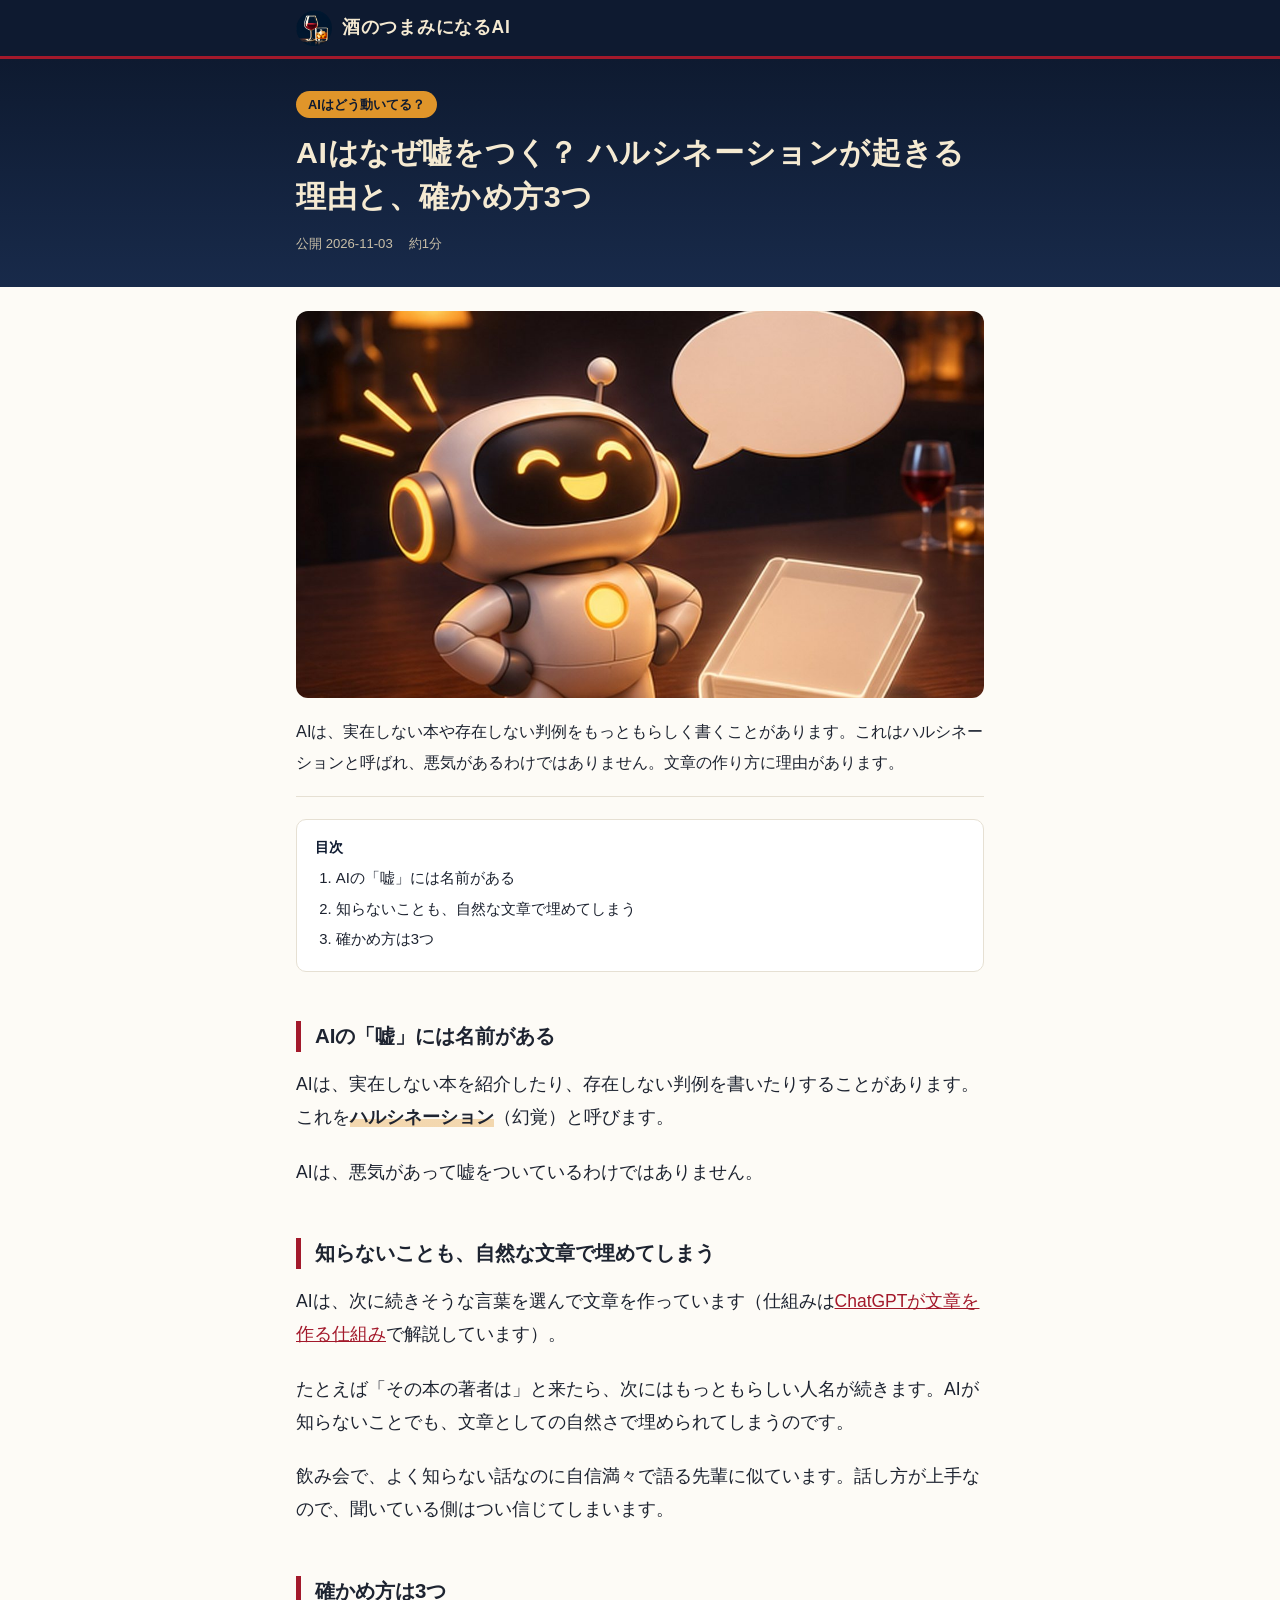
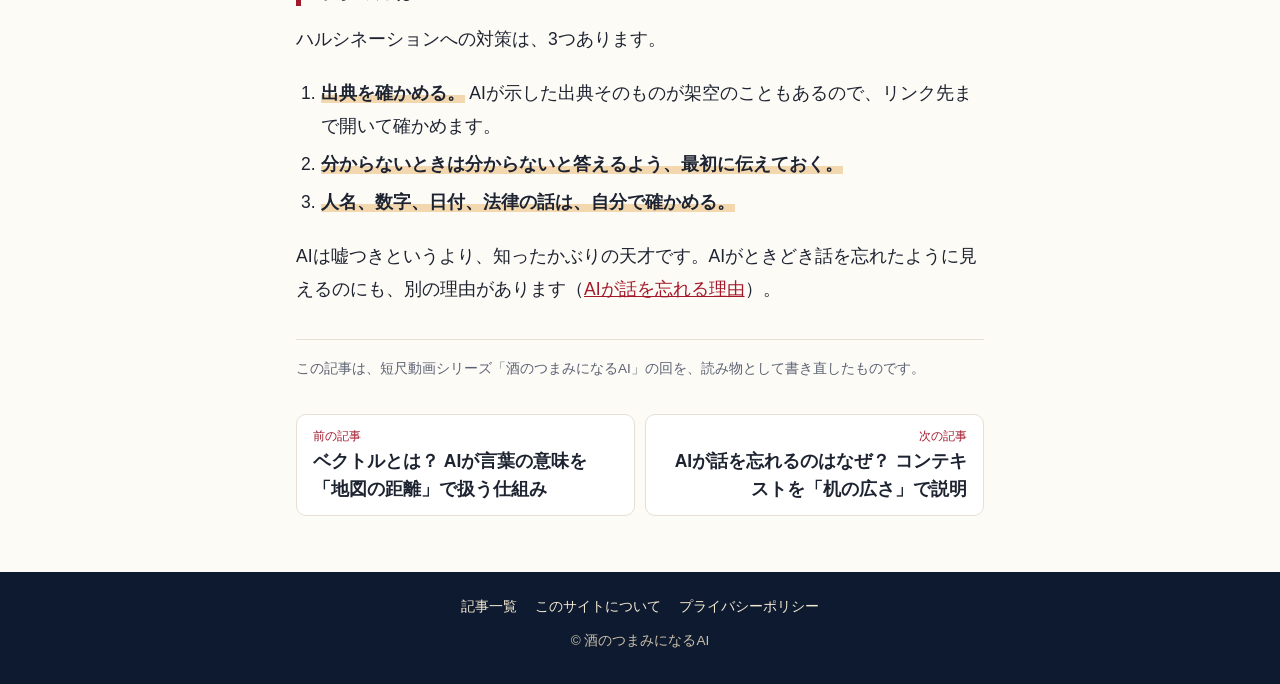
<file: articles/ai-hallucination/index.html>
<!doctype html>
<html lang="ja">
<head>
<meta charset="utf-8">
<meta name="viewport" content="width=device-width,initial-scale=1,viewport-fit=cover">
<title>AIはなぜ嘘をつく？ ハルシネーションが起きる理由と、確かめ方3つ｜酒のつまみになるAI</title>
<meta name="description" content="AIは、実在しない本や存在しない判例をもっともらしく書くことがあります。これはハルシネーションと呼ばれ、悪気があるわけではありません。文章の作り方に理由があります。">
<meta property="og:type" content="article">
<meta property="og:title" content="AIはなぜ嘘をつく？ ハルシネーションが起きる理由と、確かめ方3つ｜酒のつまみになるAI">
<meta property="og:description" content="AIは、実在しない本や存在しない判例をもっともらしく書くことがあります。これはハルシネーションと呼ばれ、悪気があるわけではありません。文章の作り方に理由があります。">
<meta property="og:site_name" content="酒のつまみになるAI">
<meta name="twitter:card" content="summary_large_image">
<link rel="canonical" href="https://kiyo-poi.github.io/saketsuma-ai/articles/ai-hallucination/">
<meta property="og:url" content="https://kiyo-poi.github.io/saketsuma-ai/articles/ai-hallucination/">
<meta property="og:image" content="https://kiyo-poi.github.io/saketsuma-ai/assets/thumb/ai-hallucination.jpg">
<meta name="theme-color" content="#0e1a30">
<link rel="icon" href="../../assets/favicon.png" type="image/png">
<link rel="apple-touch-icon" href="../../assets/apple-touch-icon.png">
<link rel="stylesheet" href="../../assets/style.css">
<script type="application/ld+json">{"@context": "https://schema.org", "@type": "Article", "headline": "AIはなぜ嘘をつく？ ハルシネーションが起きる理由と、確かめ方3つ", "description": "AIは、実在しない本や存在しない判例をもっともらしく書くことがあります。これはハルシネーションと呼ばれ、悪気があるわけではありません。文章の作り方に理由があります。", "datePublished": "2026-11-03", "dateModified": "2026-11-03", "author": {"@type": "Organization", "name": "酒のつまみになるAI"}, "publisher": {"@type": "Organization", "name": "酒のつまみになるAI"}, "mainEntityOfPage": "https://kiyo-poi.github.io/saketsuma-ai/articles/ai-hallucination/"}</script>
</head>
<body>
<header class="top"><a class="brand" href="../../"><img src="../../assets/icon-512.png" alt="" width="36" height="36"><span>酒のつまみになるAI</span></a></header>
<main class="art">
<div class="hero"><div class="wrap">
<p class="chip">AIはどう動いてる？</p>
<h1>AIはなぜ嘘をつく？ ハルシネーションが起きる理由と、確かめ方3つ</h1>
<p class="meta"><span>公開 2026-11-03</span><span>約1分</span></p>
</div></div>
<article class="wrap body">
<img class="thumb" src="../../assets/thumb/ai-hallucination.jpg" alt="" width="1200" height="675"><p class="lead">AIは、実在しない本や存在しない判例をもっともらしく書くことがあります。これはハルシネーションと呼ばれ、悪気があるわけではありません。文章の作り方に理由があります。</p>
<nav class="toc"><p>目次</p><ol><li><a href="#s1">AIの「嘘」には名前がある</a></li><li><a href="#s2">知らないことも、自然な文章で埋めてしまう</a></li><li><a href="#s3">確かめ方は3つ</a></li></ol></nav>
<h2 id="s1">AIの「嘘」には名前がある</h2>
<p>AIは、実在しない本を紹介したり、存在しない判例を書いたりすることがあります。これを<strong>ハルシネーション</strong>（幻覚）と呼びます。</p>
<p>AIは、悪気があって嘘をついているわけではありません。</p>
<h2 id="s2">知らないことも、自然な文章で埋めてしまう</h2>
<p>AIは、次に続きそうな言葉を選んで文章を作っています（仕組みは<a href="../../articles/chatgpt-next-word/">ChatGPTが文章を作る仕組み</a>で解説しています）。</p>
<p>たとえば「その本の著者は」と来たら、次にはもっともらしい人名が続きます。AIが知らないことでも、文章としての自然さで埋められてしまうのです。</p>
<p>飲み会で、よく知らない話なのに自信満々で語る先輩に似ています。話し方が上手なので、聞いている側はつい信じてしまいます。</p>
<h2 id="s3">確かめ方は3つ</h2>
<p>ハルシネーションへの対策は、3つあります。</p>
<ol><li><strong>出典を確かめる。</strong> AIが示した出典そのものが架空のこともあるので、リンク先まで開いて確かめます。</li><li><strong>分からないときは分からないと答えるよう、最初に伝えておく。</strong></li><li><strong>人名、数字、日付、法律の話は、自分で確かめる。</strong></li></ol>
<p>AIは嘘つきというより、知ったかぶりの天才です。AIがときどき話を忘れたように見えるのにも、別の理由があります（<a href="../../articles/ai-context-memory/">AIが話を忘れる理由</a>）。</p>

<p class="series">この記事は、短尺動画シリーズ「酒のつまみになるAI」の回を、読み物として書き直したものです。</p>
</article>
<nav class="wrap pns"><a class="pn prev" href="../../articles/vector-word-map/"><small>前の記事</small>ベクトルとは？ AIが言葉の意味を「地図の距離」で扱う仕組み</a><a class="pn next" href="../../articles/ai-context-memory/"><small>次の記事</small>AIが話を忘れるのはなぜ？ コンテキストを「机の広さ」で説明</a></nav>
</main>
<footer class="foot">
<nav><a href="../../">記事一覧</a><a href="../../about/">このサイトについて</a><a href="../../privacy/">プライバシーポリシー</a></nav>
<p>© 酒のつまみになるAI</p>
</footer>
</body>
</html>
</file>
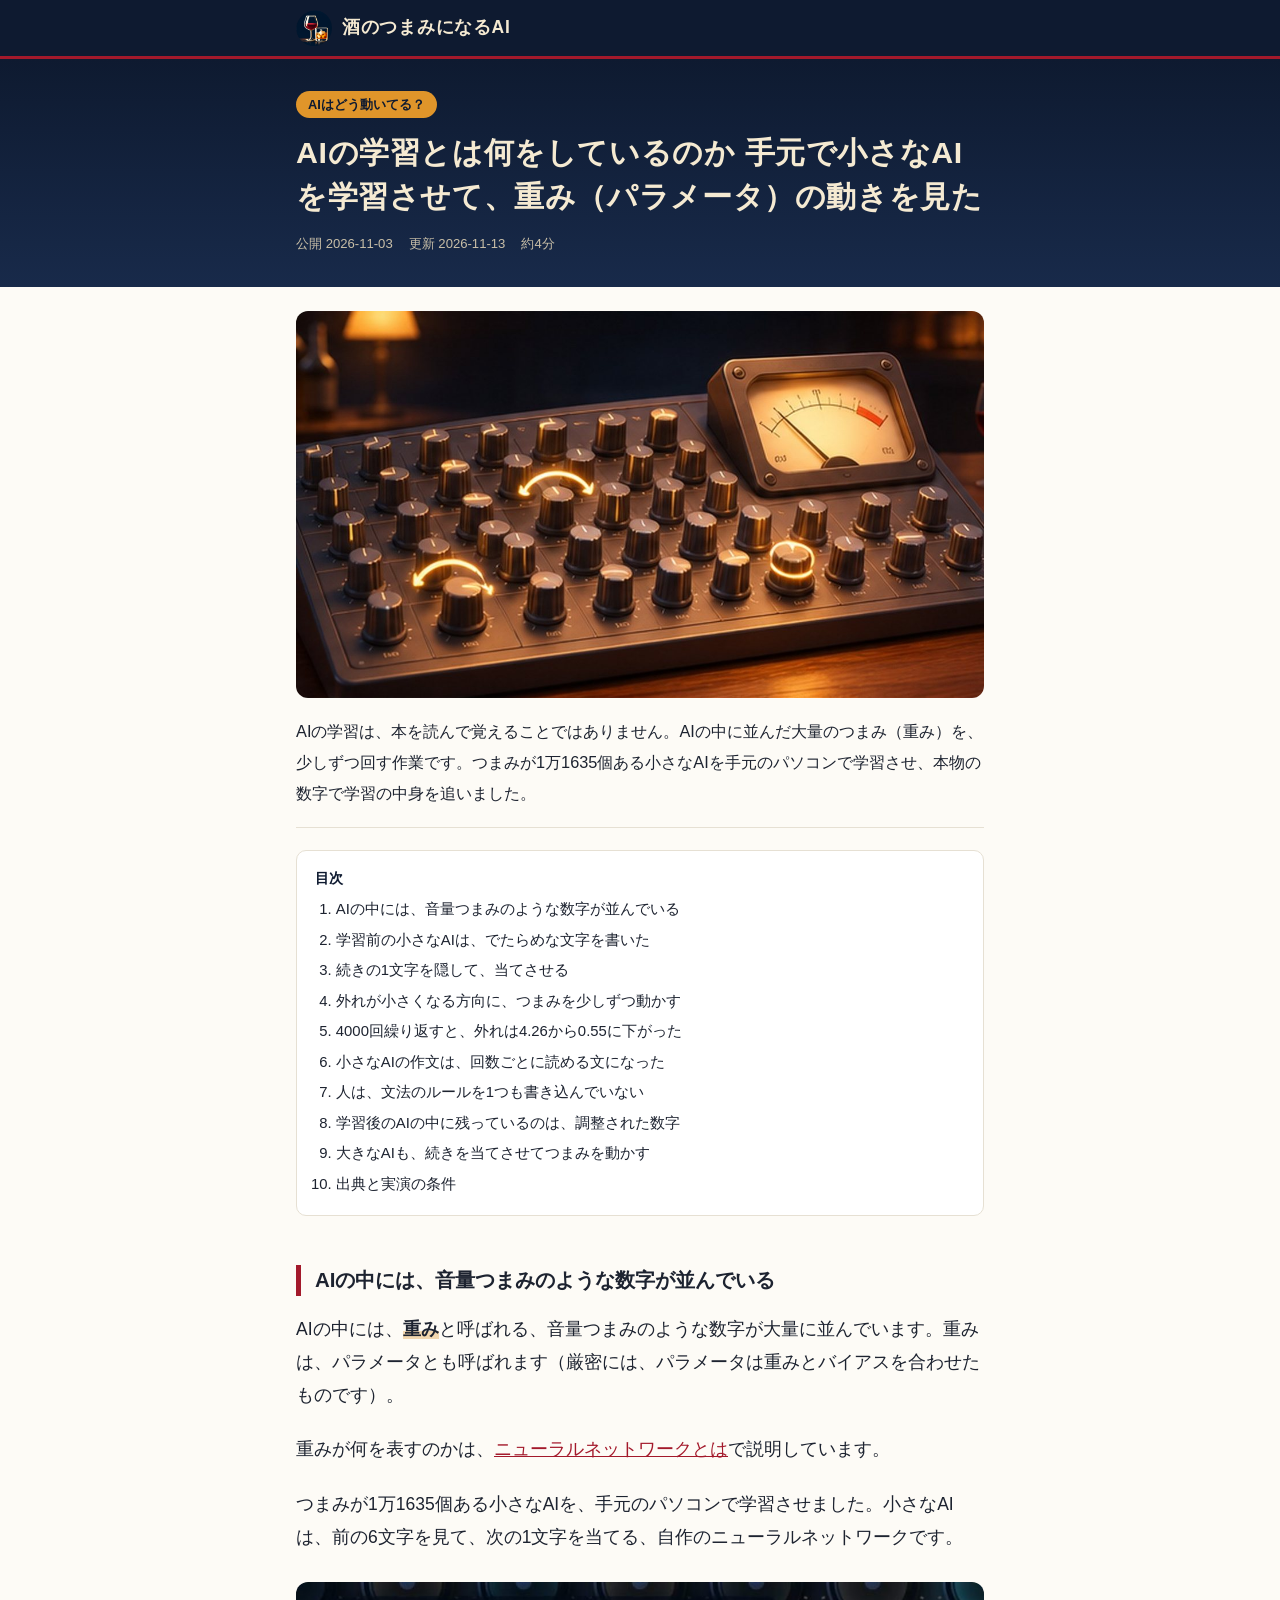
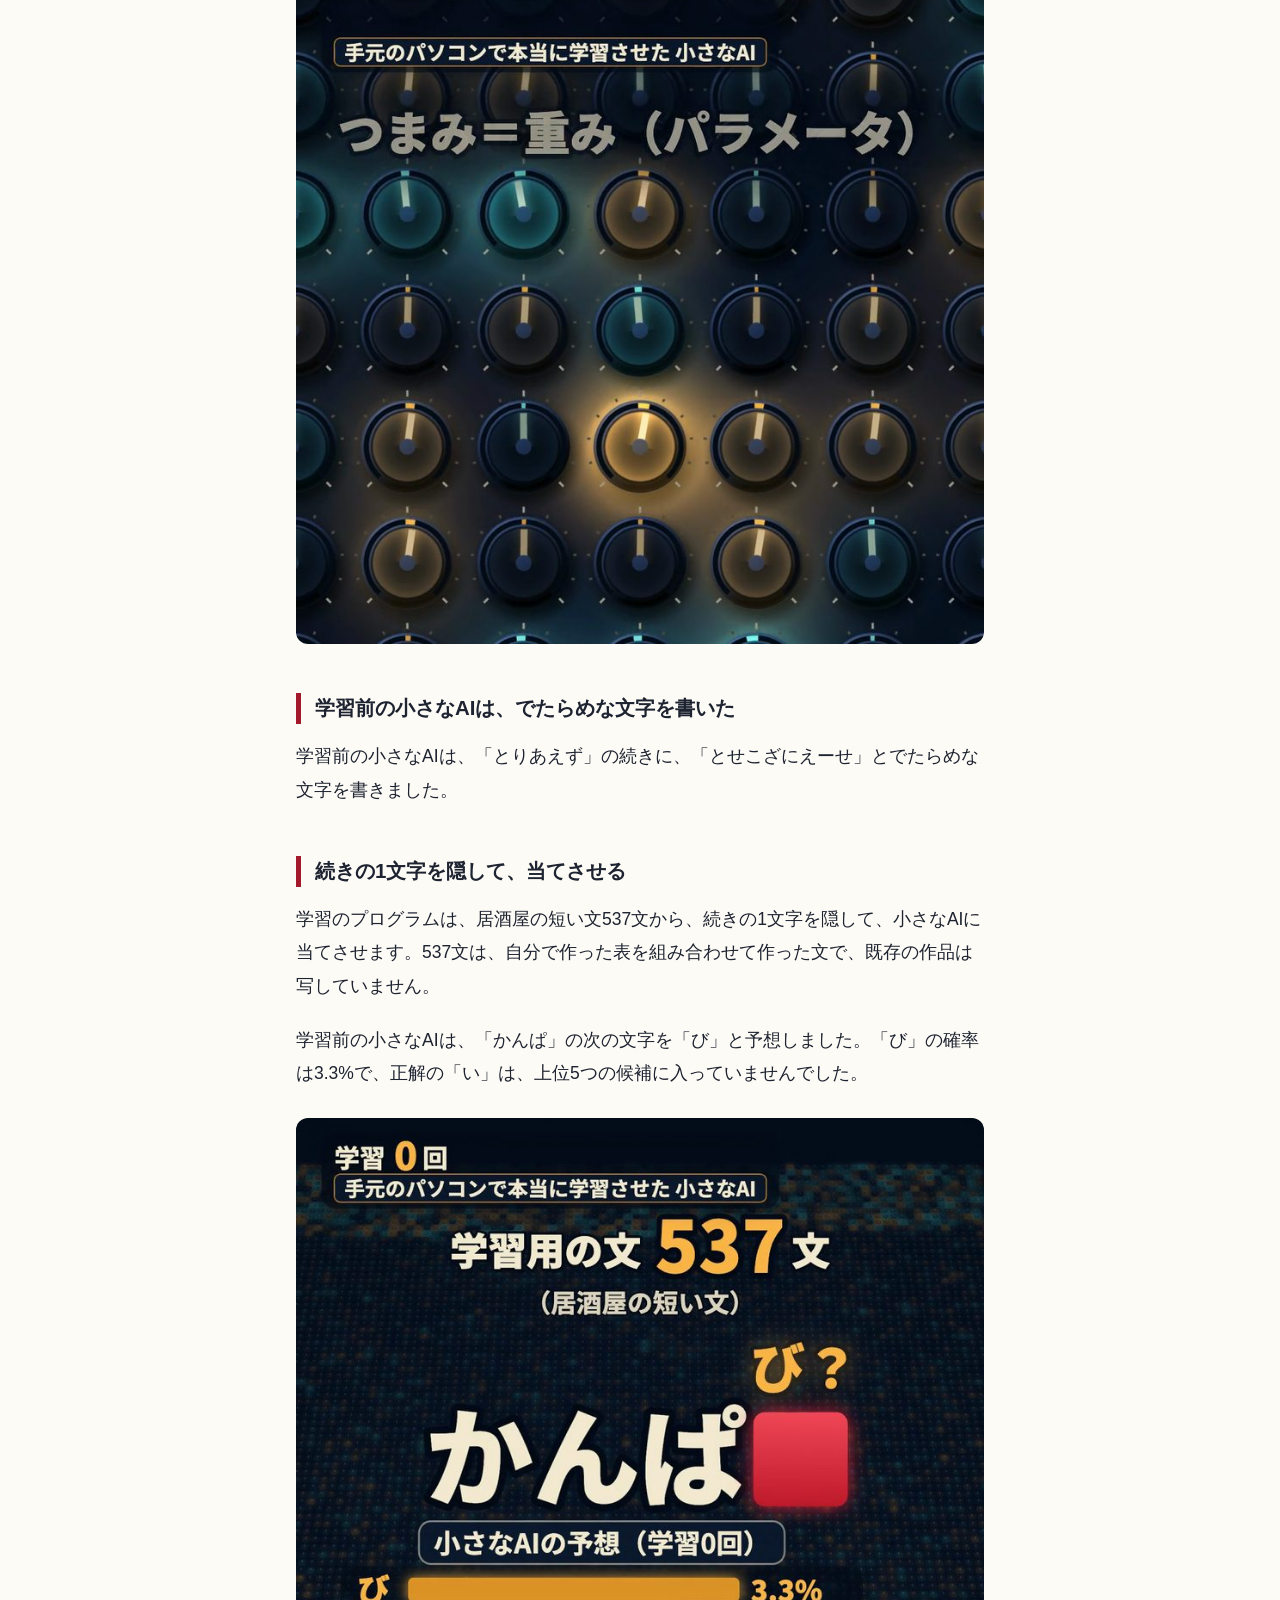
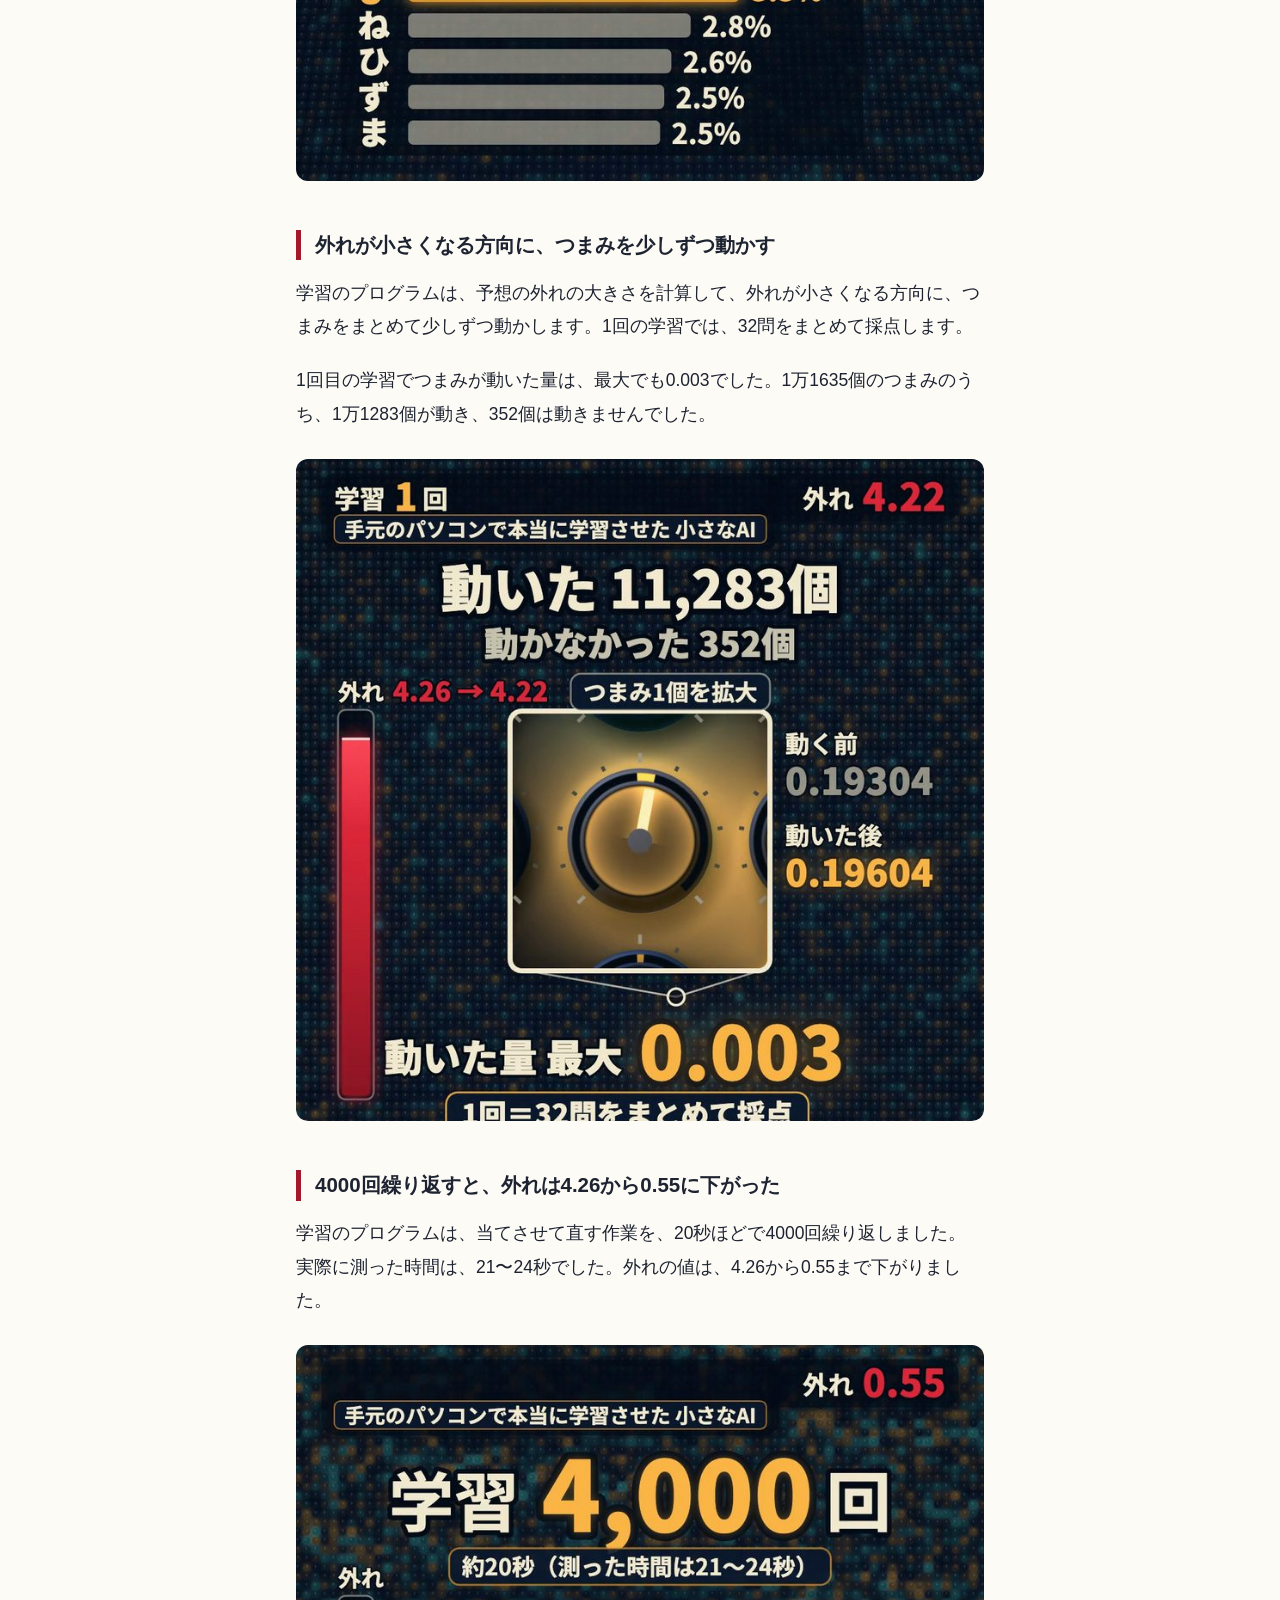
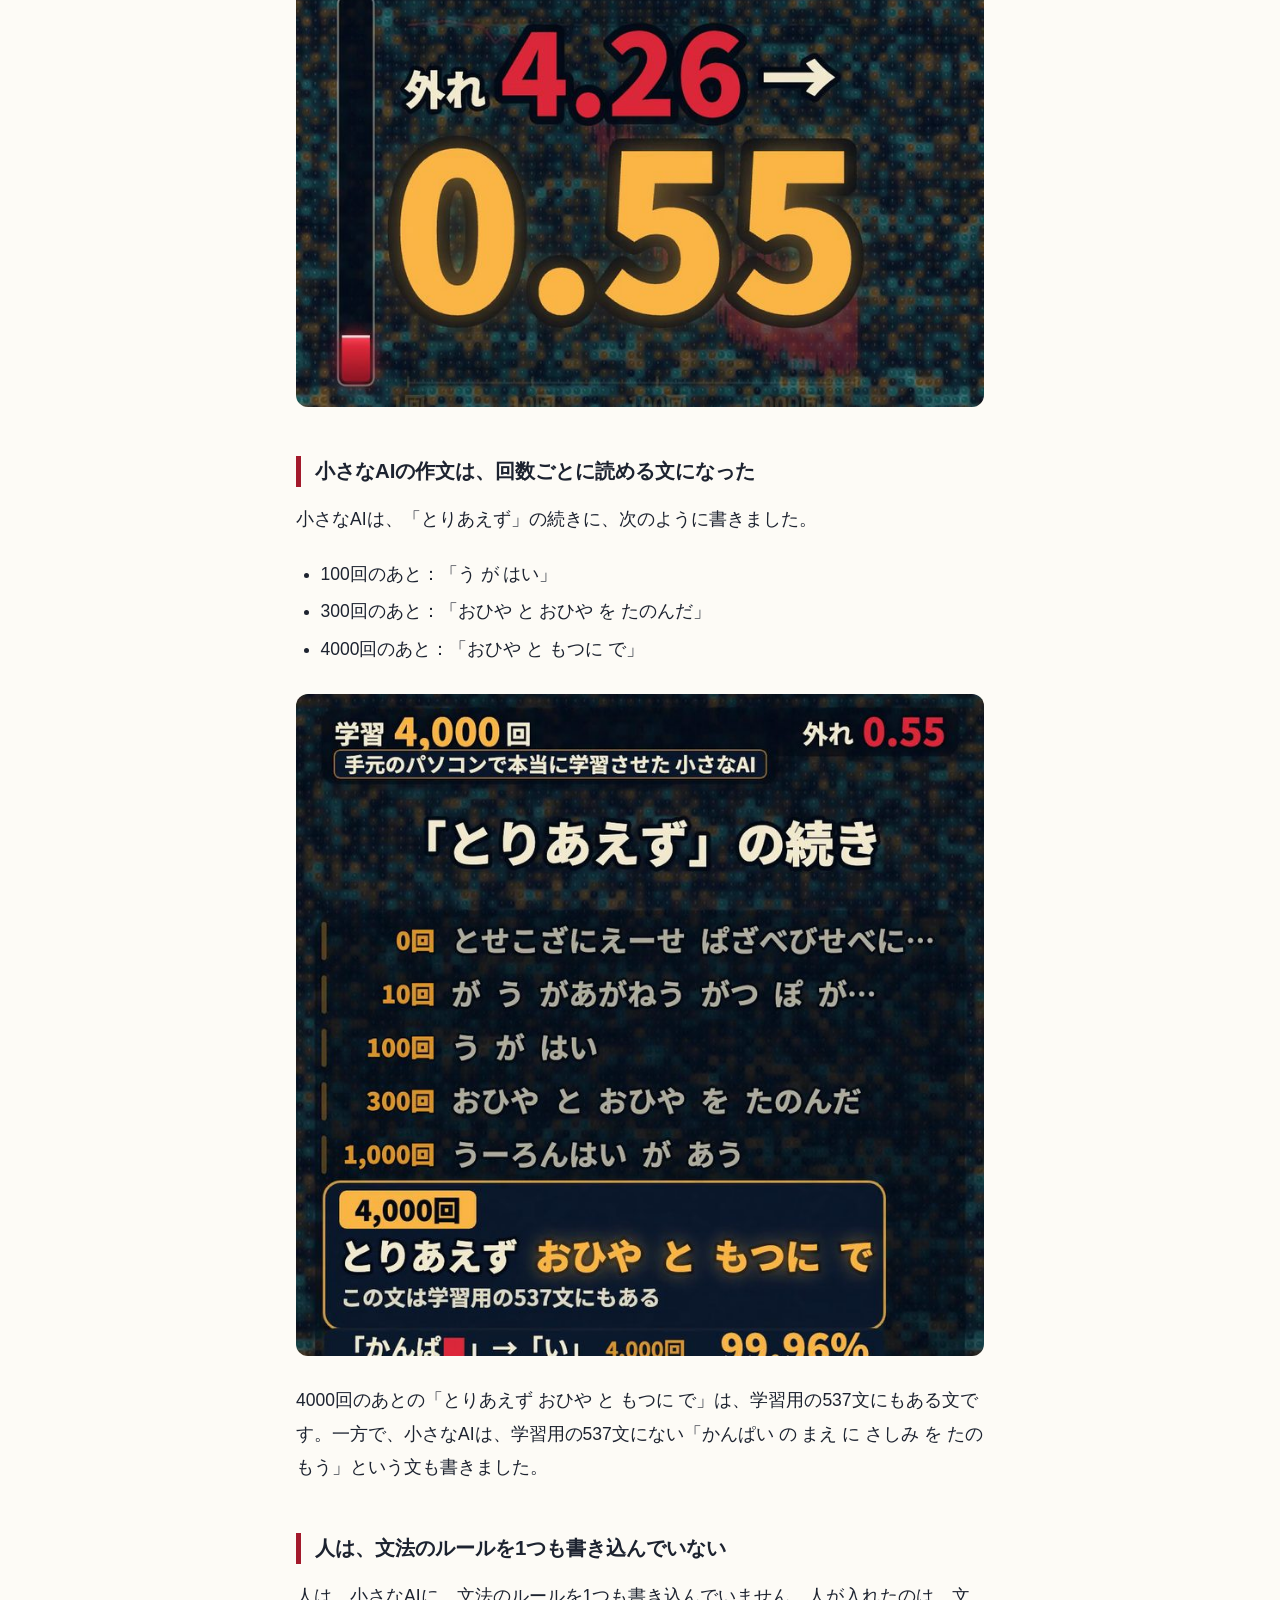
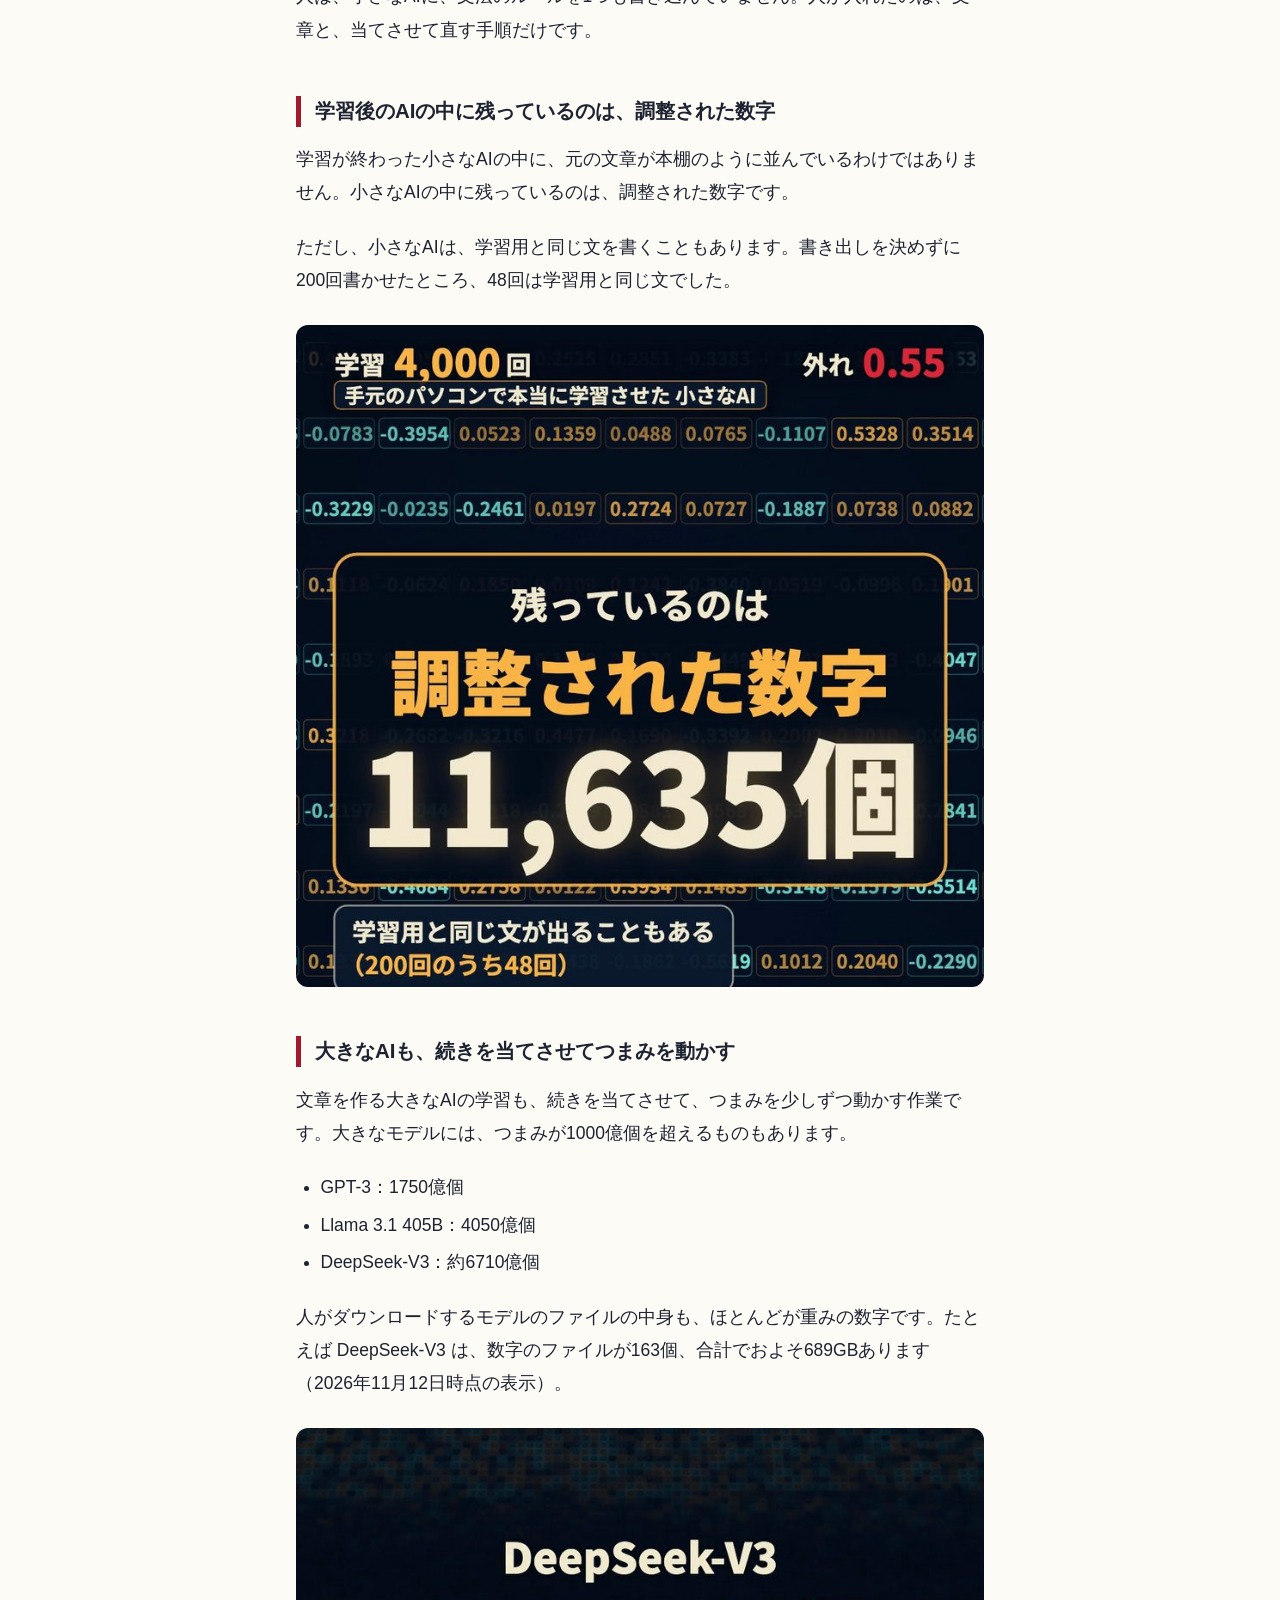
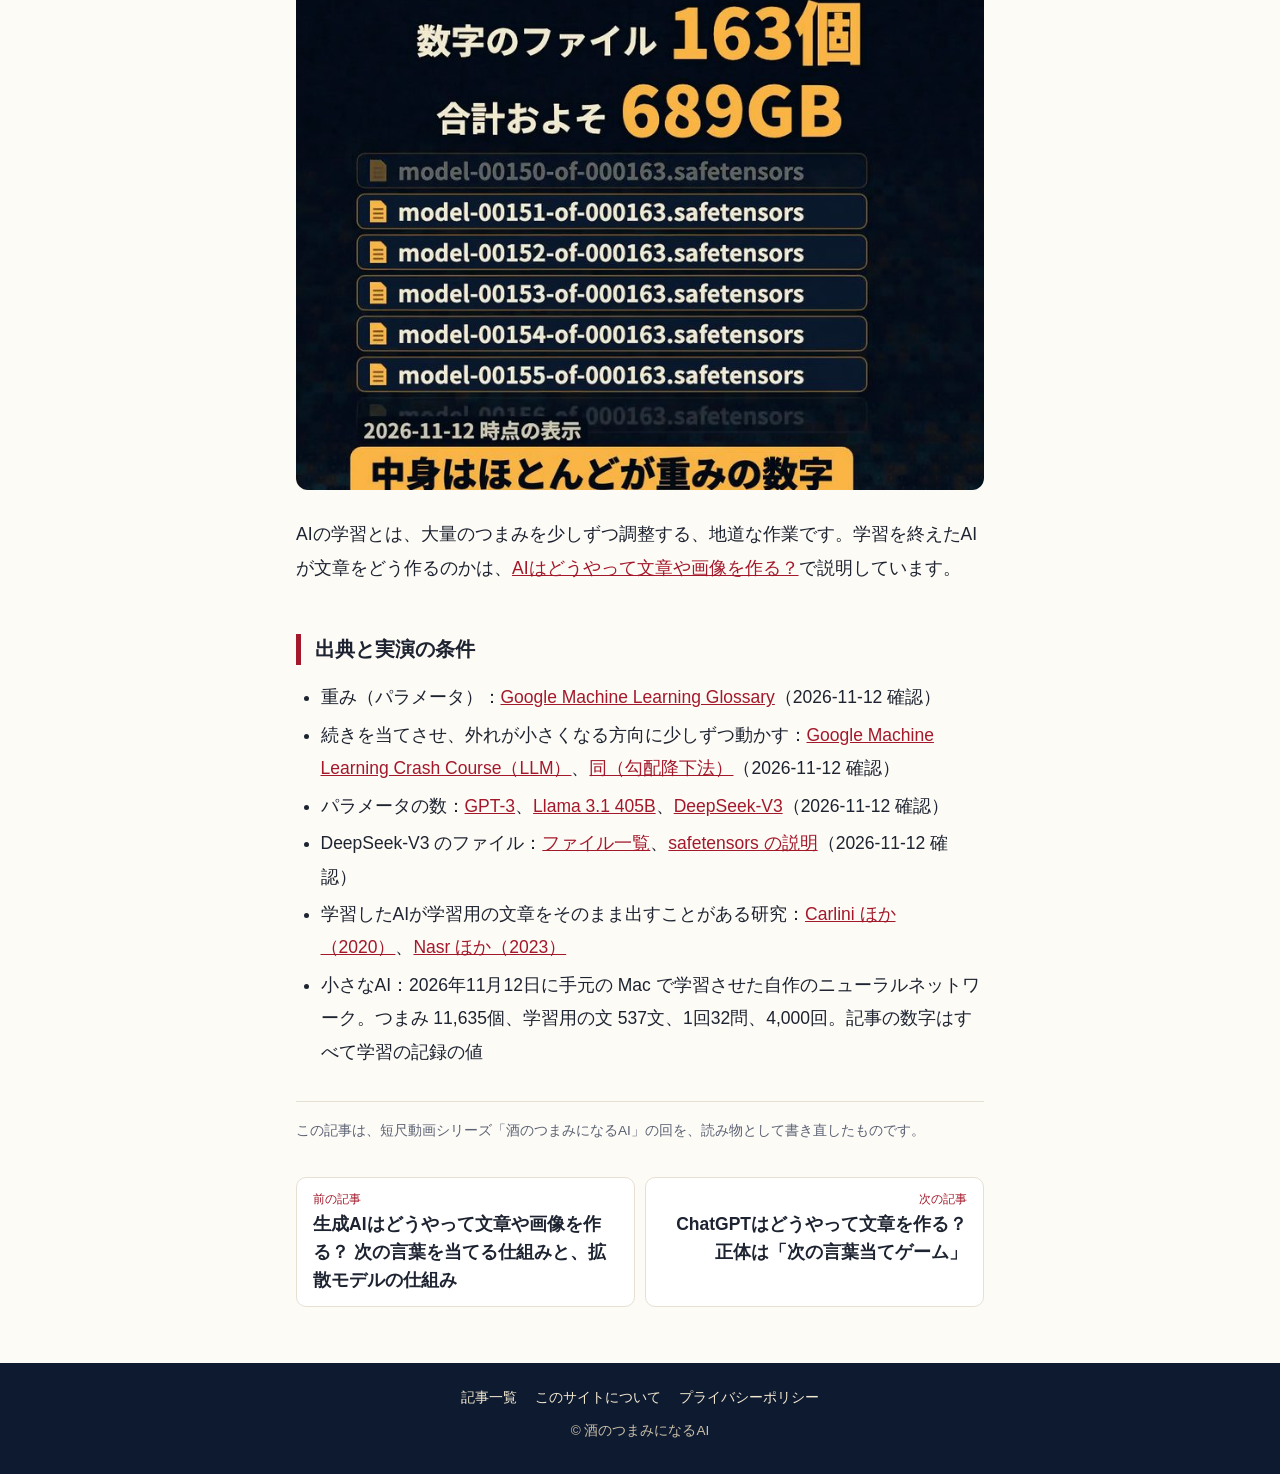
<file: articles/ai-training/index.html>
<!doctype html>
<html lang="ja">
<head>
<meta charset="utf-8">
<meta name="viewport" content="width=device-width,initial-scale=1,viewport-fit=cover">
<title>AIの学習とは何をしているのか 手元で小さなAIを学習させて、重み（パラメータ）の動きを見た｜酒のつまみになるAI</title>
<meta name="description" content="AIの学習は、本を読んで覚えることではありません。AIの中に並んだ大量のつまみ（重み）を、少しずつ回す作業です。つまみが1万1635個ある小さなAIを手元のパソコンで学習させ、本物の数字で学習の中身を追いました。">
<meta property="og:type" content="article">
<meta property="og:title" content="AIの学習とは何をしているのか 手元で小さなAIを学習させて、重み（パラメータ）の動きを見た｜酒のつまみになるAI">
<meta property="og:description" content="AIの学習は、本を読んで覚えることではありません。AIの中に並んだ大量のつまみ（重み）を、少しずつ回す作業です。つまみが1万1635個ある小さなAIを手元のパソコンで学習させ、本物の数字で学習の中身を追いました。">
<meta property="og:site_name" content="酒のつまみになるAI">
<meta name="twitter:card" content="summary_large_image">
<link rel="canonical" href="https://kiyo-poi.github.io/saketsuma-ai/articles/ai-training/">
<meta property="og:url" content="https://kiyo-poi.github.io/saketsuma-ai/articles/ai-training/">
<meta property="og:image" content="https://kiyo-poi.github.io/saketsuma-ai/assets/thumb/ai-training.jpg">
<meta name="theme-color" content="#0e1a30">
<link rel="icon" href="../../assets/favicon.png" type="image/png">
<link rel="apple-touch-icon" href="../../assets/apple-touch-icon.png">
<link rel="stylesheet" href="../../assets/style.css">
<script type="application/ld+json">{"@context": "https://schema.org", "@type": "Article", "headline": "AIの学習とは何をしているのか 手元で小さなAIを学習させて、重み（パラメータ）の動きを見た", "description": "AIの学習は、本を読んで覚えることではありません。AIの中に並んだ大量のつまみ（重み）を、少しずつ回す作業です。つまみが1万1635個ある小さなAIを手元のパソコンで学習させ、本物の数字で学習の中身を追いました。", "datePublished": "2026-11-03", "dateModified": "2026-11-13", "author": {"@type": "Organization", "name": "酒のつまみになるAI"}, "publisher": {"@type": "Organization", "name": "酒のつまみになるAI"}, "mainEntityOfPage": "https://kiyo-poi.github.io/saketsuma-ai/articles/ai-training/"}</script>
</head>
<body>
<header class="top"><a class="brand" href="../../"><img src="../../assets/icon-512.png" alt="" width="36" height="36"><span>酒のつまみになるAI</span></a></header>
<main class="art">
<div class="hero"><div class="wrap">
<p class="chip">AIはどう動いてる？</p>
<h1>AIの学習とは何をしているのか 手元で小さなAIを学習させて、重み（パラメータ）の動きを見た</h1>
<p class="meta"><span>公開 2026-11-03</span><span>更新 2026-11-13</span><span>約4分</span></p>
</div></div>
<article class="wrap body">
<img class="thumb" src="../../assets/thumb/ai-training.jpg" alt="" width="1200" height="675"><p class="lead">AIの学習は、本を読んで覚えることではありません。AIの中に並んだ大量のつまみ（重み）を、少しずつ回す作業です。つまみが1万1635個ある小さなAIを手元のパソコンで学習させ、本物の数字で学習の中身を追いました。</p>
<nav class="toc"><p>目次</p><ol><li><a href="#s1">AIの中には、音量つまみのような数字が並んでいる</a></li><li><a href="#s2">学習前の小さなAIは、でたらめな文字を書いた</a></li><li><a href="#s3">続きの1文字を隠して、当てさせる</a></li><li><a href="#s4">外れが小さくなる方向に、つまみを少しずつ動かす</a></li><li><a href="#s5">4000回繰り返すと、外れは4.26から0.55に下がった</a></li><li><a href="#s6">小さなAIの作文は、回数ごとに読める文になった</a></li><li><a href="#s7">人は、文法のルールを1つも書き込んでいない</a></li><li><a href="#s8">学習後のAIの中に残っているのは、調整された数字</a></li><li><a href="#s9">大きなAIも、続きを当てさせてつまみを動かす</a></li><li><a href="#s10">出典と実演の条件</a></li></ol></nav>
<h2 id="s1">AIの中には、音量つまみのような数字が並んでいる</h2>
<p>AIの中には、<strong>重み</strong>と呼ばれる、音量つまみのような数字が大量に並んでいます。重みは、パラメータとも呼ばれます（厳密には、パラメータは重みとバイアスを合わせたものです）。</p>
<p>重みが何を表すのかは、<a href="../../articles/neural-network-brain/">ニューラルネットワークとは</a>で説明しています。</p>
<p>つまみが1万1635個ある小さなAIを、手元のパソコンで学習させました。小さなAIは、前の6文字を見て、次の1文字を当てる、自作のニューラルネットワークです。</p>
<figure><img src="../../assets/fig/a3-knobs.jpg" alt="小さなAIの中の、つまみ（重み）が並んだ様子" loading="lazy" width="800"></figure>
<h2 id="s2">学習前の小さなAIは、でたらめな文字を書いた</h2>
<p>学習前の小さなAIは、「とりあえず」の続きに、「とせこざにえーせ」とでたらめな文字を書きました。</p>
<h2 id="s3">続きの1文字を隠して、当てさせる</h2>
<p>学習のプログラムは、居酒屋の短い文537文から、続きの1文字を隠して、小さなAIに当てさせます。537文は、自分で作った表を組み合わせて作った文で、既存の作品は写していません。</p>
<p>学習前の小さなAIは、「かんぱ」の次の文字を「び」と予想しました。「び」の確率は3.3%で、正解の「い」は、上位5つの候補に入っていませんでした。</p>
<figure><img src="../../assets/fig/a3-kanpa.jpg" alt="「かんぱ」の次の文字の予想。学習前は「び」が3.3%で一番高い" loading="lazy" width="800"></figure>
<h2 id="s4">外れが小さくなる方向に、つまみを少しずつ動かす</h2>
<p>学習のプログラムは、予想の外れの大きさを計算して、外れが小さくなる方向に、つまみをまとめて少しずつ動かします。1回の学習では、32問をまとめて採点します。</p>
<p>1回目の学習でつまみが動いた量は、最大でも0.003でした。1万1635個のつまみのうち、1万1283個が動き、352個は動きませんでした。</p>
<figure><img src="../../assets/fig/a3-nudge.jpg" alt="1回目の学習で、つまみが少しだけ動いた様子" loading="lazy" width="800"></figure>
<h2 id="s5">4000回繰り返すと、外れは4.26から0.55に下がった</h2>
<p>学習のプログラムは、当てさせて直す作業を、20秒ほどで4000回繰り返しました。実際に測った時間は、21〜24秒でした。外れの値は、4.26から0.55まで下がりました。</p>
<figure><img src="../../assets/fig/a3-loss.jpg" alt="学習4000回で、外れの値が4.26から0.55に下がった様子" loading="lazy" width="800"></figure>
<h2 id="s6">小さなAIの作文は、回数ごとに読める文になった</h2>
<p>小さなAIは、「とりあえず」の続きに、次のように書きました。</p>
<ul><li>100回のあと：「う が はい」</li><li>300回のあと：「おひや と おひや を たのんだ」</li><li>4000回のあと：「おひや と もつに で」</li></ul>
<figure><img src="../../assets/fig/a3-writing.jpg" alt="学習の回数ごとの、小さなAIの作文" loading="lazy" width="800"></figure>
<p>4000回のあとの「とりあえず おひや と もつに で」は、学習用の537文にもある文です。一方で、小さなAIは、学習用の537文にない「かんぱい の まえ に さしみ を たのもう」という文も書きました。</p>
<h2 id="s7">人は、文法のルールを1つも書き込んでいない</h2>
<p>人は、小さなAIに、文法のルールを1つも書き込んでいません。人が入れたのは、文章と、当てさせて直す手順だけです。</p>
<h2 id="s8">学習後のAIの中に残っているのは、調整された数字</h2>
<p>学習が終わった小さなAIの中に、元の文章が本棚のように並んでいるわけではありません。小さなAIの中に残っているのは、調整された数字です。</p>
<p>ただし、小さなAIは、学習用と同じ文を書くこともあります。書き出しを決めずに200回書かせたところ、48回は学習用と同じ文でした。</p>
<figure><img src="../../assets/fig/a3-numbers.jpg" alt="学習後の小さなAIの中に残った、調整された数字" loading="lazy" width="800"></figure>
<h2 id="s9">大きなAIも、続きを当てさせてつまみを動かす</h2>
<p>文章を作る大きなAIの学習も、続きを当てさせて、つまみを少しずつ動かす作業です。大きなモデルには、つまみが1000億個を超えるものもあります。</p>
<ul><li>GPT-3：1750億個</li><li>Llama 3.1 405B：4050億個</li><li>DeepSeek-V3：約6710億個</li></ul>
<p>人がダウンロードするモデルのファイルの中身も、ほとんどが重みの数字です。たとえば DeepSeek-V3 は、数字のファイルが163個、合計でおよそ689GBあります（2026年11月12日時点の表示）。</p>
<figure><img src="../../assets/fig/a3-big.jpg" alt="DeepSeek-V3 の数字のファイル163個、合計およそ689GB" loading="lazy" width="800"></figure>
<p>AIの学習とは、大量のつまみを少しずつ調整する、地道な作業です。学習を終えたAIが文章をどう作るのかは、<a href="../../articles/ai-generate-text-image/">AIはどうやって文章や画像を作る？</a>で説明しています。</p>
<h2 id="s10">出典と実演の条件</h2>
<ul><li>重み（パラメータ）：<a href="https://developers.google.com/machine-learning/glossary/fundamentals" rel="noopener">Google Machine Learning Glossary</a>（2026-11-12 確認）</li><li>続きを当てさせ、外れが小さくなる方向に少しずつ動かす：<a href="https://developers.google.com/machine-learning/crash-course/llm/transformers" rel="noopener">Google Machine Learning Crash Course（LLM）</a>、<a href="https://developers.google.com/machine-learning/crash-course/linear-regression/gradient-descent" rel="noopener">同（勾配降下法）</a>（2026-11-12 確認）</li><li>パラメータの数：<a href="https://arxiv.org/abs/2005.14165" rel="noopener">GPT-3</a>、<a href="https://huggingface.co/meta-llama/Llama-3.1-405B" rel="noopener">Llama 3.1 405B</a>、<a href="https://huggingface.co/deepseek-ai/DeepSeek-V3" rel="noopener">DeepSeek-V3</a>（2026-11-12 確認）</li><li>DeepSeek-V3 のファイル：<a href="https://huggingface.co/deepseek-ai/DeepSeek-V3/tree/main" rel="noopener">ファイル一覧</a>、<a href="https://huggingface.co/docs/safetensors/index" rel="noopener">safetensors の説明</a>（2026-11-12 確認）</li><li>学習したAIが学習用の文章をそのまま出すことがある研究：<a href="https://arxiv.org/abs/2012.07805" rel="noopener">Carlini ほか（2020）</a>、<a href="https://arxiv.org/abs/2311.17035" rel="noopener">Nasr ほか（2023）</a></li><li>小さなAI：2026年11月12日に手元の Mac で学習させた自作のニューラルネットワーク。つまみ 11,635個、学習用の文 537文、1回32問、4,000回。記事の数字はすべて学習の記録の値</li></ul>

<p class="series">この記事は、短尺動画シリーズ「酒のつまみになるAI」の回を、読み物として書き直したものです。</p>
</article>
<nav class="wrap pns"><a class="pn prev" href="../../articles/ai-generate-text-image/"><small>前の記事</small>生成AIはどうやって文章や画像を作る？ 次の言葉を当てる仕組みと、拡散モデルの仕組み</a><a class="pn next" href="../../articles/chatgpt-next-word/"><small>次の記事</small>ChatGPTはどうやって文章を作る？ 正体は「次の言葉当てゲーム」</a></nav>
</main>
<footer class="foot">
<nav><a href="../../">記事一覧</a><a href="../../about/">このサイトについて</a><a href="../../privacy/">プライバシーポリシー</a></nav>
<p>© 酒のつまみになるAI</p>
</footer>
</body>
</html>
</file>
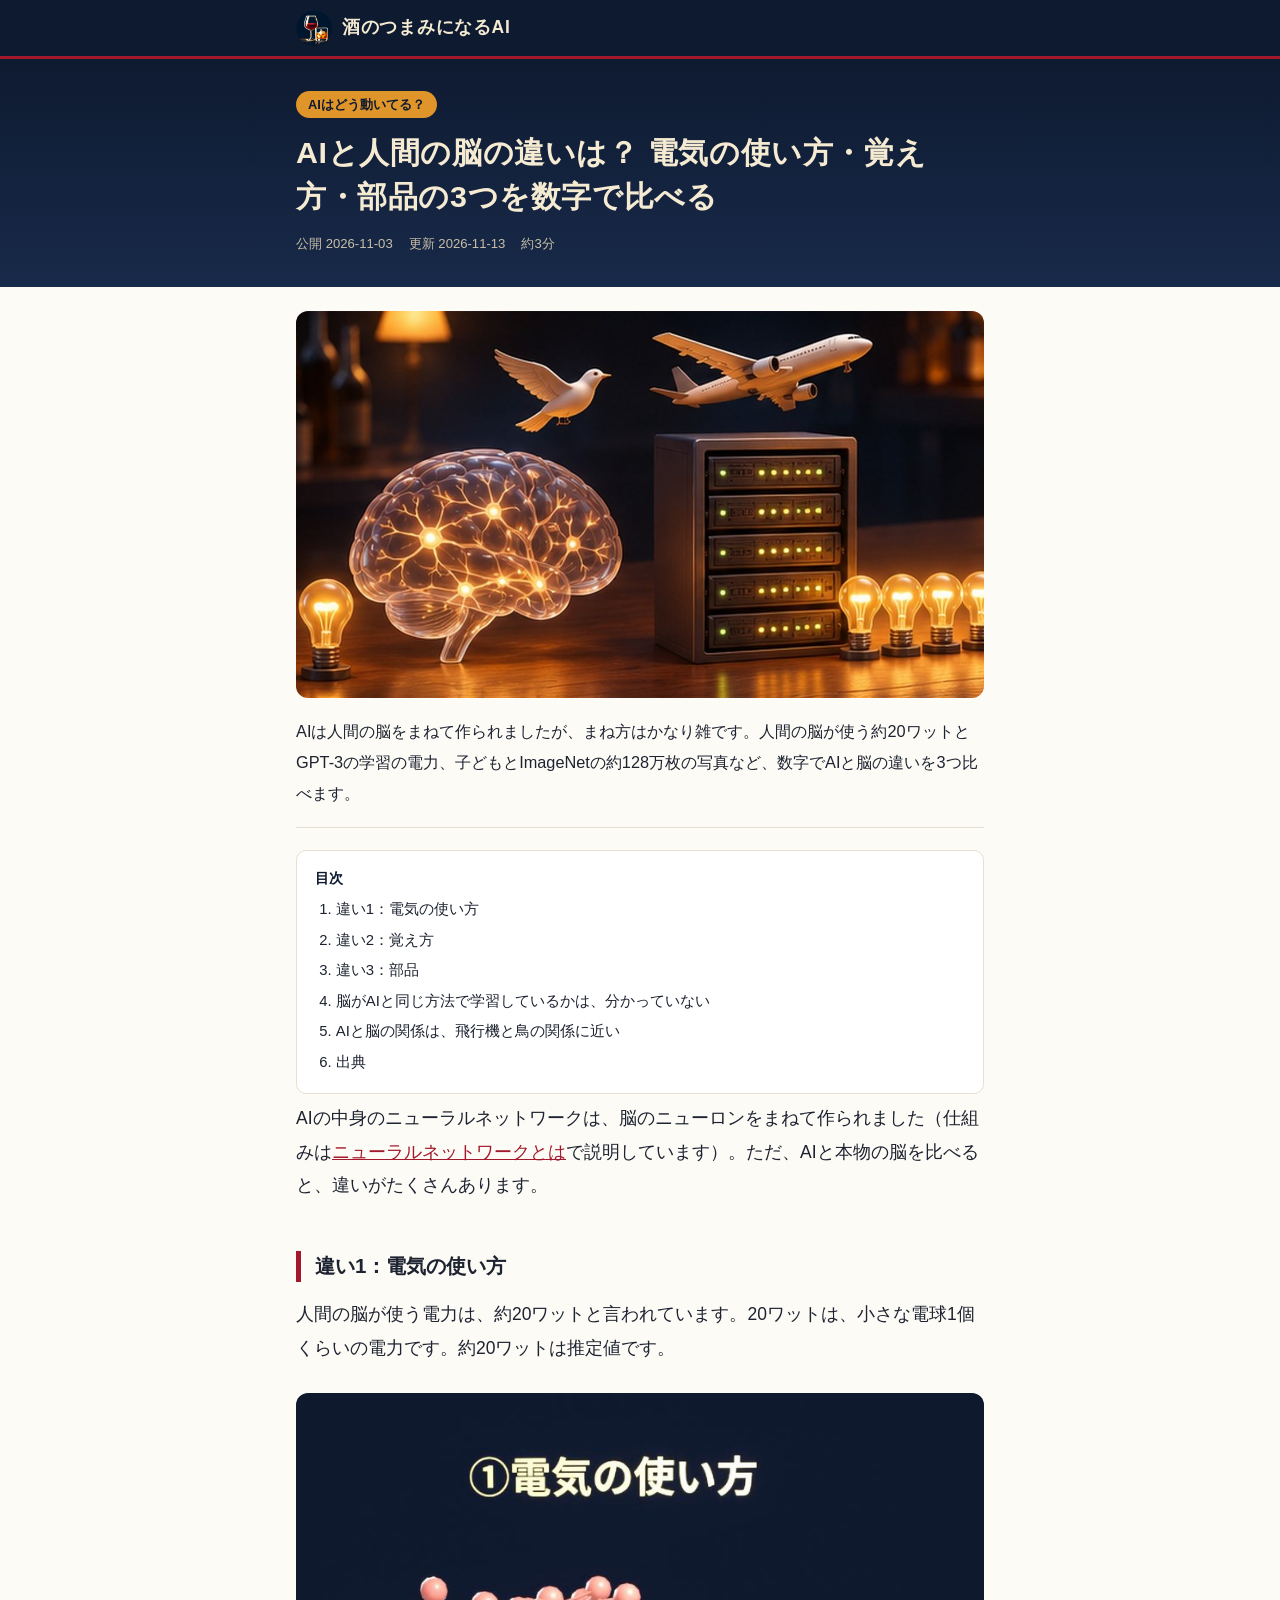
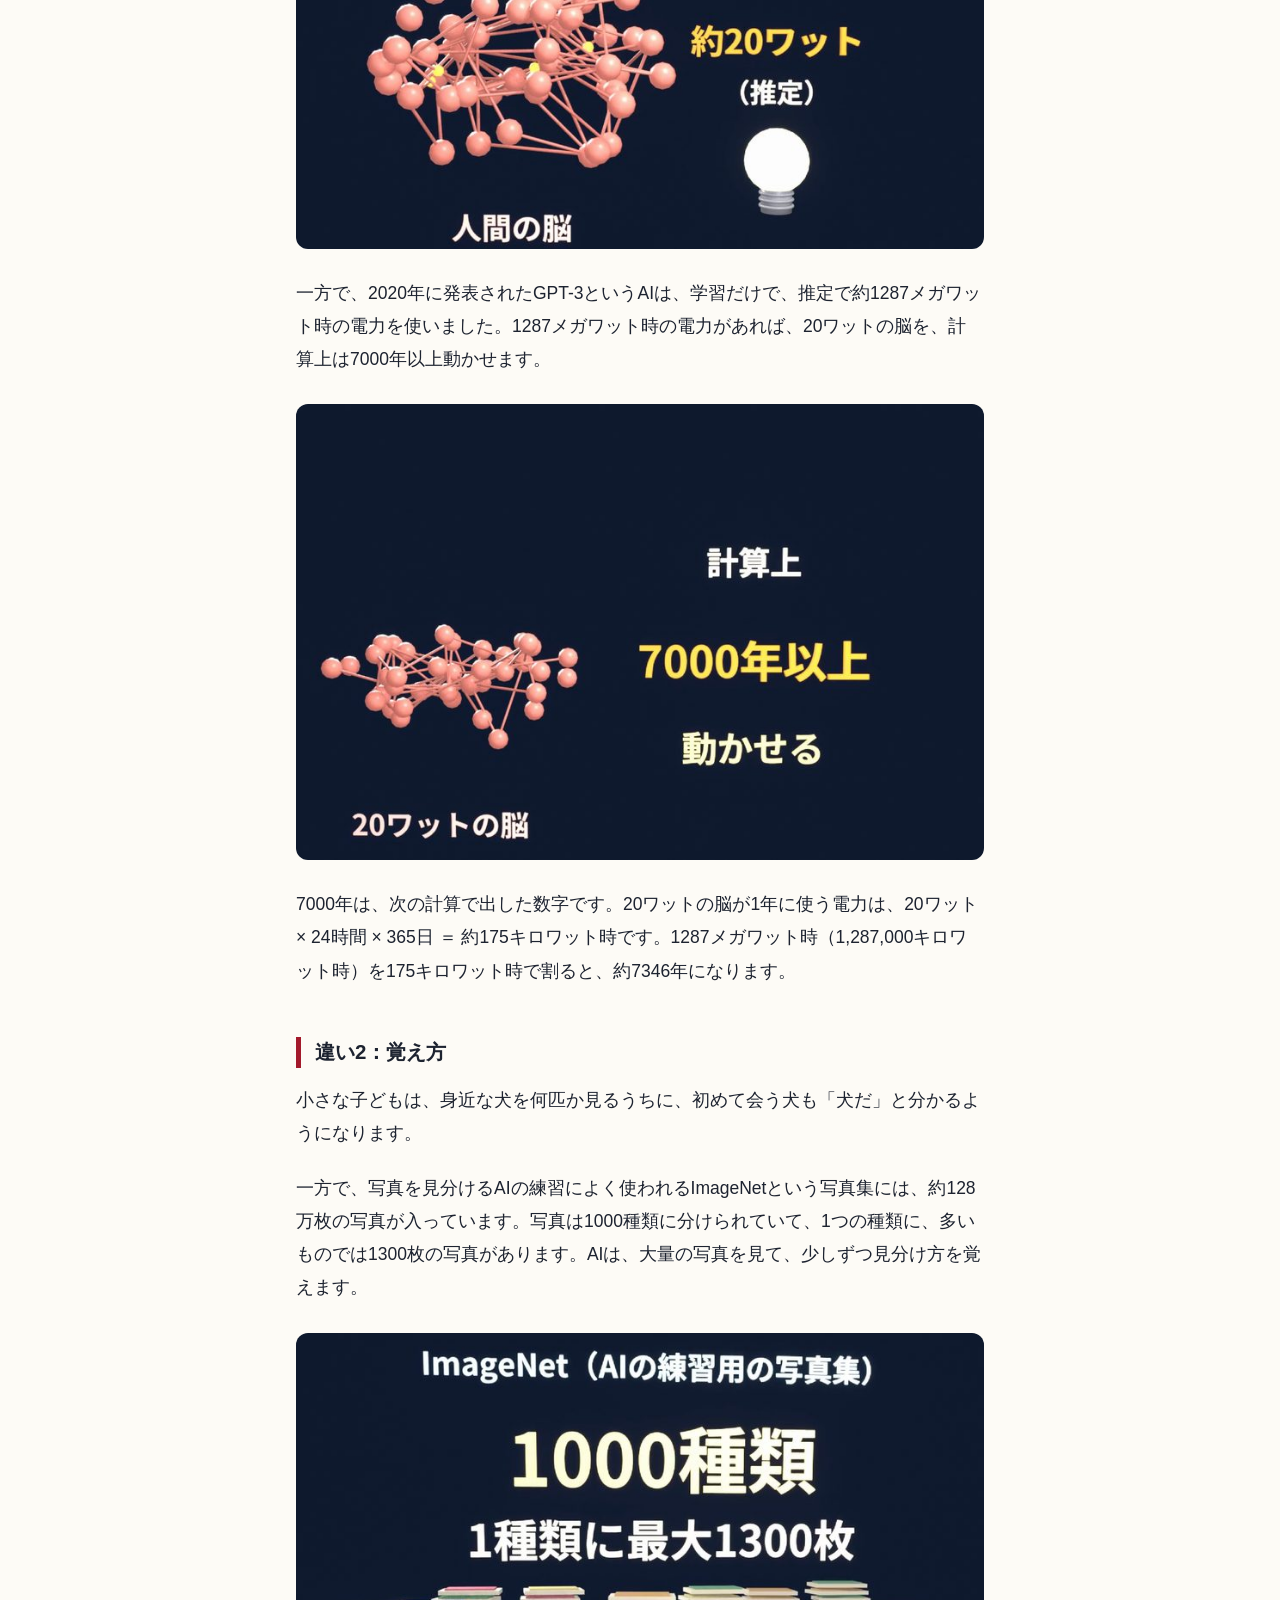
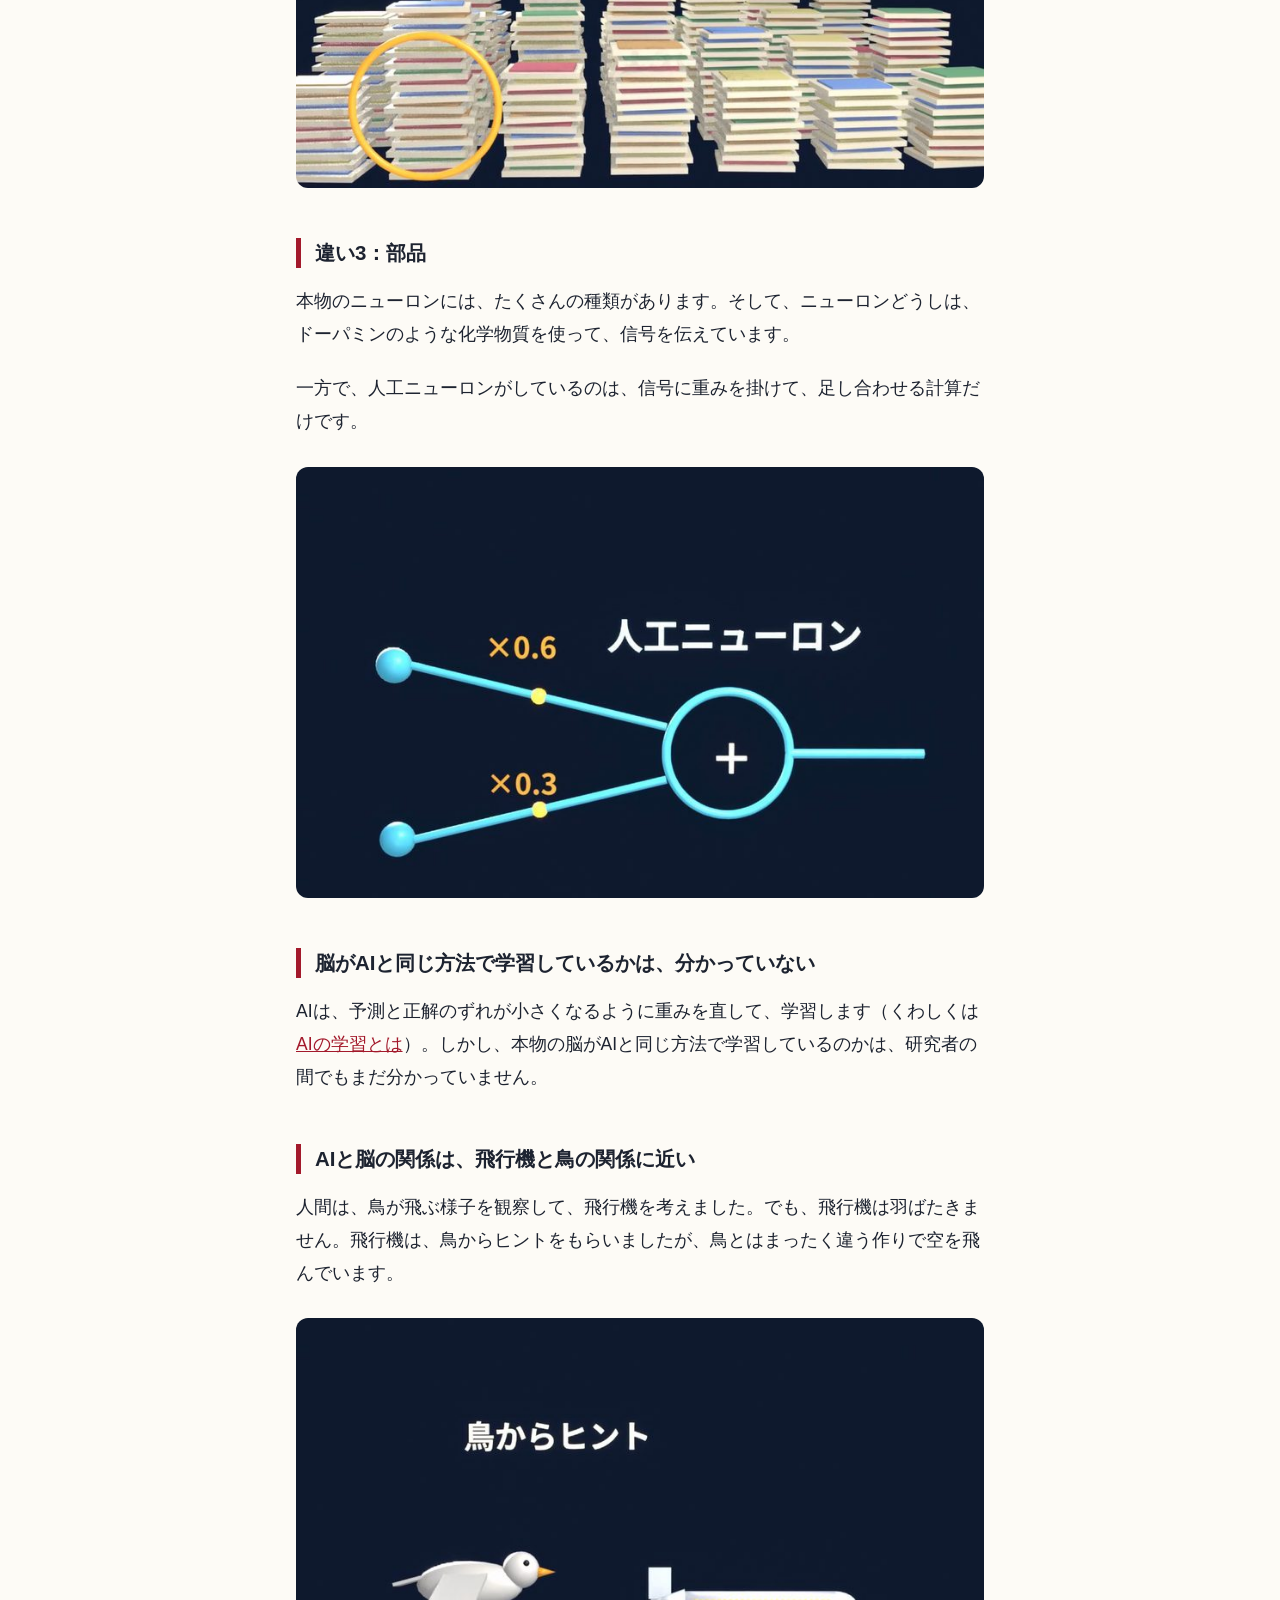
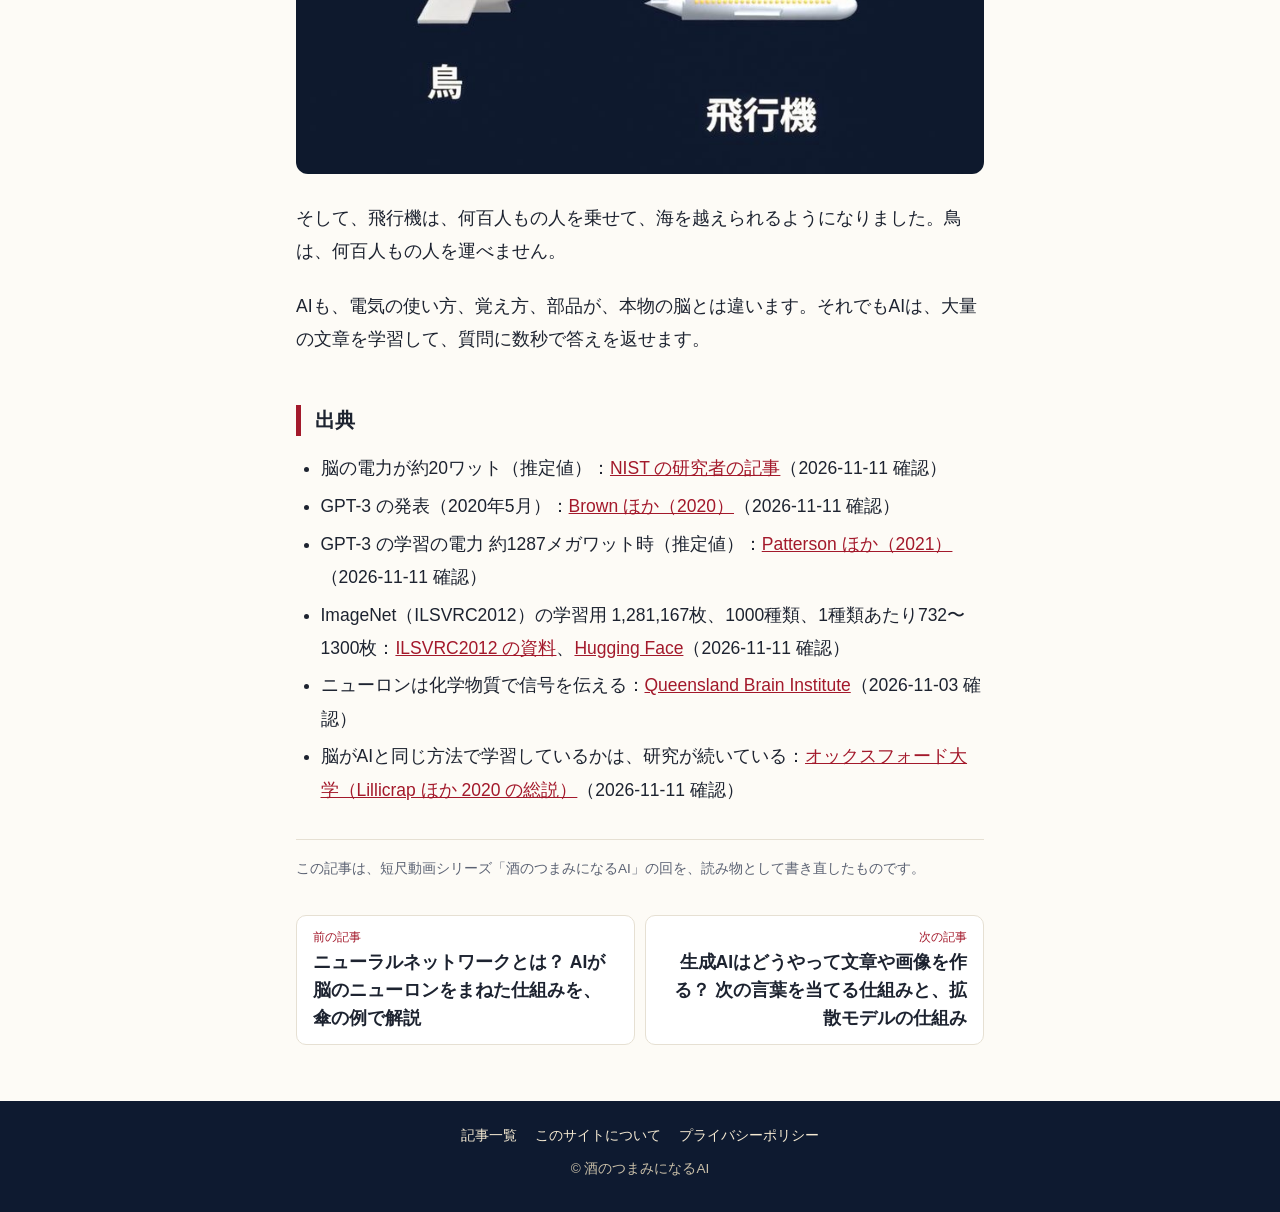
<file: articles/ai-vs-human-brain/index.html>
<!doctype html>
<html lang="ja">
<head>
<meta charset="utf-8">
<meta name="viewport" content="width=device-width,initial-scale=1,viewport-fit=cover">
<title>AIと人間の脳の違いは？ 電気の使い方・覚え方・部品の3つを数字で比べる｜酒のつまみになるAI</title>
<meta name="description" content="AIは人間の脳をまねて作られましたが、まね方はかなり雑です。人間の脳が使う約20ワットとGPT-3の学習の電力、子どもとImageNetの約128万枚の写真など、数字でAIと脳の違いを3つ比べます。">
<meta property="og:type" content="article">
<meta property="og:title" content="AIと人間の脳の違いは？ 電気の使い方・覚え方・部品の3つを数字で比べる｜酒のつまみになるAI">
<meta property="og:description" content="AIは人間の脳をまねて作られましたが、まね方はかなり雑です。人間の脳が使う約20ワットとGPT-3の学習の電力、子どもとImageNetの約128万枚の写真など、数字でAIと脳の違いを3つ比べます。">
<meta property="og:site_name" content="酒のつまみになるAI">
<meta name="twitter:card" content="summary_large_image">
<link rel="canonical" href="https://kiyo-poi.github.io/saketsuma-ai/articles/ai-vs-human-brain/">
<meta property="og:url" content="https://kiyo-poi.github.io/saketsuma-ai/articles/ai-vs-human-brain/">
<meta property="og:image" content="https://kiyo-poi.github.io/saketsuma-ai/assets/thumb/ai-vs-human-brain.jpg">
<meta name="theme-color" content="#0e1a30">
<link rel="icon" href="../../assets/favicon.png" type="image/png">
<link rel="apple-touch-icon" href="../../assets/apple-touch-icon.png">
<link rel="stylesheet" href="../../assets/style.css">
<script type="application/ld+json">{"@context": "https://schema.org", "@type": "Article", "headline": "AIと人間の脳の違いは？ 電気の使い方・覚え方・部品の3つを数字で比べる", "description": "AIは人間の脳をまねて作られましたが、まね方はかなり雑です。人間の脳が使う約20ワットとGPT-3の学習の電力、子どもとImageNetの約128万枚の写真など、数字でAIと脳の違いを3つ比べます。", "datePublished": "2026-11-03", "dateModified": "2026-11-13", "author": {"@type": "Organization", "name": "酒のつまみになるAI"}, "publisher": {"@type": "Organization", "name": "酒のつまみになるAI"}, "mainEntityOfPage": "https://kiyo-poi.github.io/saketsuma-ai/articles/ai-vs-human-brain/"}</script>
</head>
<body>
<header class="top"><a class="brand" href="../../"><img src="../../assets/icon-512.png" alt="" width="36" height="36"><span>酒のつまみになるAI</span></a></header>
<main class="art">
<div class="hero"><div class="wrap">
<p class="chip">AIはどう動いてる？</p>
<h1>AIと人間の脳の違いは？ 電気の使い方・覚え方・部品の3つを数字で比べる</h1>
<p class="meta"><span>公開 2026-11-03</span><span>更新 2026-11-13</span><span>約3分</span></p>
</div></div>
<article class="wrap body">
<img class="thumb" src="../../assets/thumb/ai-vs-human-brain.jpg" alt="" width="1200" height="675"><p class="lead">AIは人間の脳をまねて作られましたが、まね方はかなり雑です。人間の脳が使う約20ワットとGPT-3の学習の電力、子どもとImageNetの約128万枚の写真など、数字でAIと脳の違いを3つ比べます。</p>
<nav class="toc"><p>目次</p><ol><li><a href="#s1">違い1：電気の使い方</a></li><li><a href="#s2">違い2：覚え方</a></li><li><a href="#s3">違い3：部品</a></li><li><a href="#s4">脳がAIと同じ方法で学習しているかは、分かっていない</a></li><li><a href="#s5">AIと脳の関係は、飛行機と鳥の関係に近い</a></li><li><a href="#s6">出典</a></li></ol></nav>
<p>AIの中身のニューラルネットワークは、脳のニューロンをまねて作られました（仕組みは<a href="../../articles/neural-network-brain/">ニューラルネットワークとは</a>で説明しています）。ただ、AIと本物の脳を比べると、違いがたくさんあります。</p>
<h2 id="s1">違い1：電気の使い方</h2>
<p>人間の脳が使う電力は、約20ワットと言われています。20ワットは、小さな電球1個くらいの電力です。約20ワットは推定値です。</p>
<figure><img src="../../assets/fig/a2-power.jpg" alt="人間の脳と、約20ワットの電球を並べた3D画像" loading="lazy" width="800"></figure>
<p>一方で、2020年に発表されたGPT-3というAIは、学習だけで、推定で約1287メガワット時の電力を使いました。1287メガワット時の電力があれば、20ワットの脳を、計算上は7000年以上動かせます。</p>
<figure><img src="../../assets/fig/a2-gpt3.jpg" alt="20ワットの脳を計算上7000年以上動かせることを示す3D画像" loading="lazy" width="800"></figure>
<p>7000年は、次の計算で出した数字です。20ワットの脳が1年に使う電力は、20ワット × 24時間 × 365日 ＝ 約175キロワット時です。1287メガワット時（1,287,000キロワット時）を175キロワット時で割ると、約7346年になります。</p>
<h2 id="s2">違い2：覚え方</h2>
<p>小さな子どもは、身近な犬を何匹か見るうちに、初めて会う犬も「犬だ」と分かるようになります。</p>
<p>一方で、写真を見分けるAIの練習によく使われるImageNetという写真集には、約128万枚の写真が入っています。写真は1000種類に分けられていて、1つの種類に、多いものでは1300枚の写真があります。AIは、大量の写真を見て、少しずつ見分け方を覚えます。</p>
<figure><img src="../../assets/fig/a2-imagenet.jpg" alt="ImageNetの1000種類、1種類に最大1300枚の写真を、本の山で表した3D画像" loading="lazy" width="800"></figure>
<h2 id="s3">違い3：部品</h2>
<p>本物のニューロンには、たくさんの種類があります。そして、ニューロンどうしは、ドーパミンのような化学物質を使って、信号を伝えています。</p>
<p>一方で、人工ニューロンがしているのは、信号に重みを掛けて、足し合わせる計算だけです。</p>
<figure><img src="../../assets/fig/a2-parts.jpg" alt="信号に0.6と0.3の重みを掛けて足し合わせる人工ニューロンの3D画像" loading="lazy" width="800"></figure>
<h2 id="s4">脳がAIと同じ方法で学習しているかは、分かっていない</h2>
<p>AIは、予測と正解のずれが小さくなるように重みを直して、学習します（くわしくは<a href="../../articles/ai-training/">AIの学習とは</a>）。しかし、本物の脳がAIと同じ方法で学習しているのかは、研究者の間でもまだ分かっていません。</p>
<h2 id="s5">AIと脳の関係は、飛行機と鳥の関係に近い</h2>
<p>人間は、鳥が飛ぶ様子を観察して、飛行機を考えました。でも、飛行機は羽ばたきません。飛行機は、鳥からヒントをもらいましたが、鳥とはまったく違う作りで空を飛んでいます。</p>
<figure><img src="../../assets/fig/a2-bird.jpg" alt="鳥と飛行機を並べた3D画像" loading="lazy" width="800"></figure>
<p>そして、飛行機は、何百人もの人を乗せて、海を越えられるようになりました。鳥は、何百人もの人を運べません。</p>
<p>AIも、電気の使い方、覚え方、部品が、本物の脳とは違います。それでもAIは、大量の文章を学習して、質問に数秒で答えを返せます。</p>
<h2 id="s6">出典</h2>
<ul><li>脳の電力が約20ワット（推定値）：<a href="https://www.nist.gov/blogs/taking-measure/authors/advait-madhavan" rel="noopener">NIST の研究者の記事</a>（2026-11-11 確認）</li><li>GPT-3 の発表（2020年5月）：<a href="https://arxiv.org/abs/2005.14165" rel="noopener">Brown ほか（2020）</a>（2026-11-11 確認）</li><li>GPT-3 の学習の電力 約1287メガワット時（推定値）：<a href="https://arxiv.org/abs/2104.10350" rel="noopener">Patterson ほか（2021）</a>（2026-11-11 確認）</li><li>ImageNet（ILSVRC2012）の学習用 1,281,167枚、1000種類、1種類あたり732〜1300枚：<a href="https://image-net.org/static_files/files/ilsvrc2012.pdf" rel="noopener">ILSVRC2012 の資料</a>、<a href="https://huggingface.co/datasets/ILSVRC/imagenet-1k" rel="noopener">Hugging Face</a>（2026-11-11 確認）</li><li>ニューロンは化学物質で信号を伝える：<a href="https://qbi.uq.edu.au/brain-basics/brain/brain-physiology/action-potentials-and-synapses" rel="noopener">Queensland Brain Institute</a>（2026-11-03 確認）</li><li>脳がAIと同じ方法で学習しているかは、研究が続いている：<a href="https://www.neuroscience.ox.ac.uk/publications/1100959" rel="noopener">オックスフォード大学（Lillicrap ほか 2020 の総説）</a>（2026-11-11 確認）</li></ul>

<p class="series">この記事は、短尺動画シリーズ「酒のつまみになるAI」の回を、読み物として書き直したものです。</p>
</article>
<nav class="wrap pns"><a class="pn prev" href="../../articles/neural-network-brain/"><small>前の記事</small>ニューラルネットワークとは？ AIが脳のニューロンをまねた仕組みを、傘の例で解説</a><a class="pn next" href="../../articles/ai-generate-text-image/"><small>次の記事</small>生成AIはどうやって文章や画像を作る？ 次の言葉を当てる仕組みと、拡散モデルの仕組み</a></nav>
</main>
<footer class="foot">
<nav><a href="../../">記事一覧</a><a href="../../about/">このサイトについて</a><a href="../../privacy/">プライバシーポリシー</a></nav>
<p>© 酒のつまみになるAI</p>
</footer>
</body>
</html>
</file>
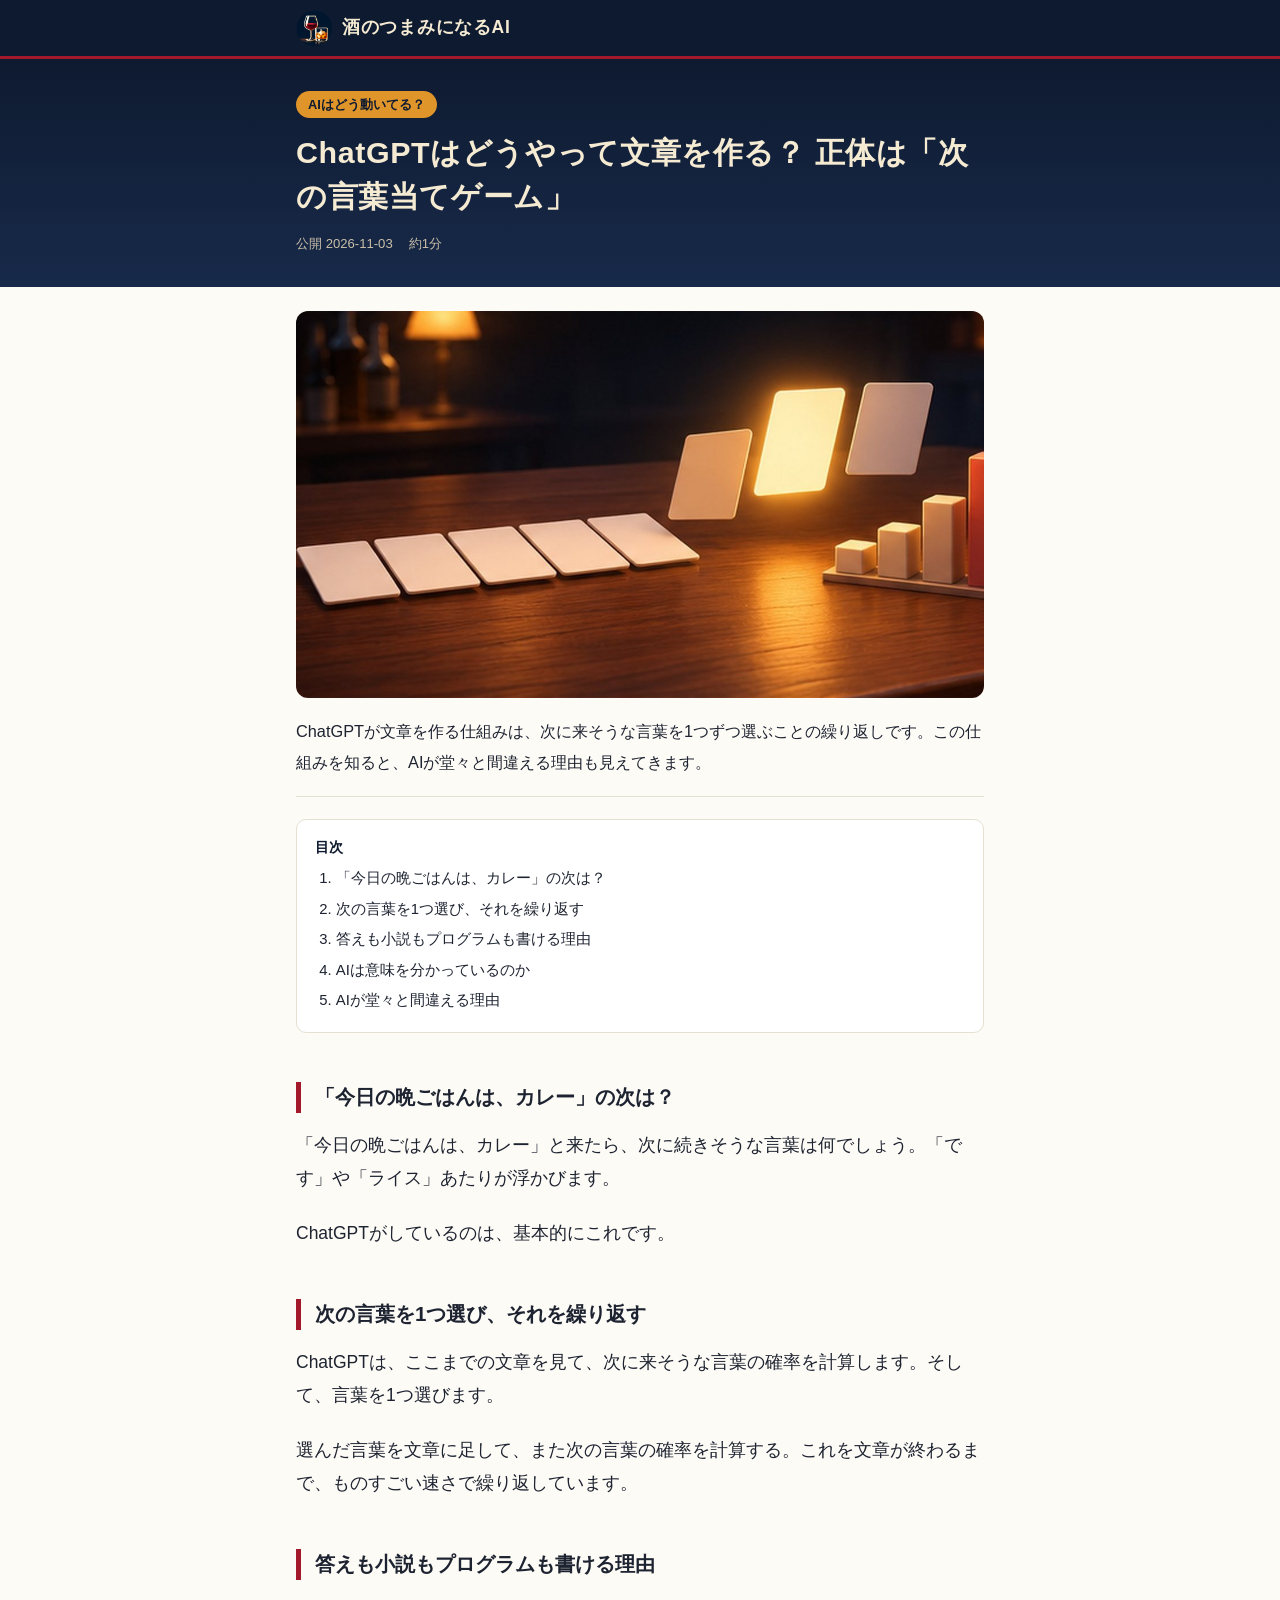
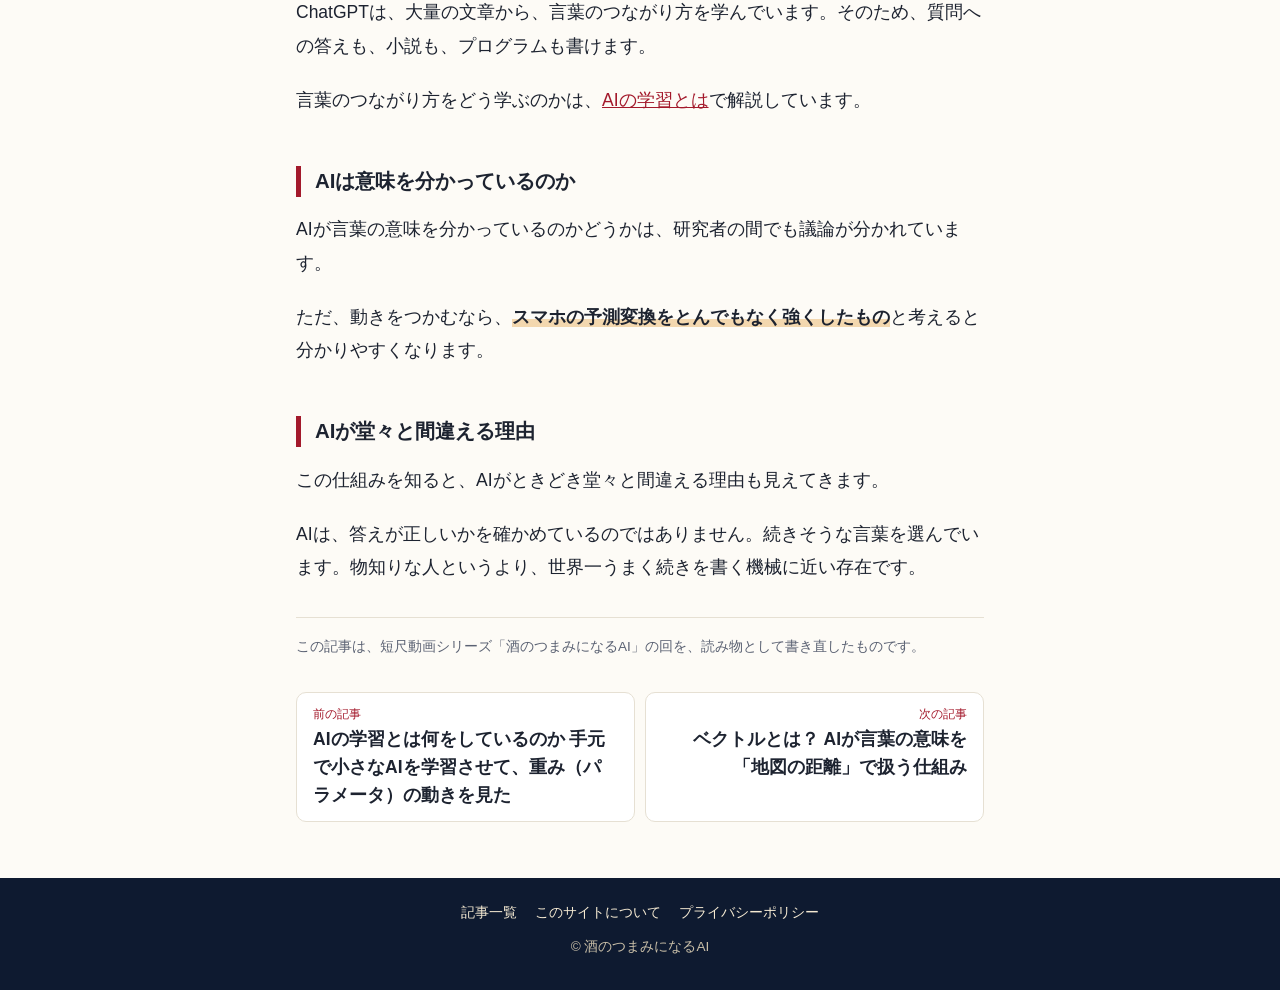
<file: articles/chatgpt-next-word/index.html>
<!doctype html>
<html lang="ja">
<head>
<meta charset="utf-8">
<meta name="viewport" content="width=device-width,initial-scale=1,viewport-fit=cover">
<title>ChatGPTはどうやって文章を作る？ 正体は「次の言葉当てゲーム」｜酒のつまみになるAI</title>
<meta name="description" content="ChatGPTが文章を作る仕組みは、次に来そうな言葉を1つずつ選ぶことの繰り返しです。この仕組みを知ると、AIが堂々と間違える理由も見えてきます。">
<meta property="og:type" content="article">
<meta property="og:title" content="ChatGPTはどうやって文章を作る？ 正体は「次の言葉当てゲーム」｜酒のつまみになるAI">
<meta property="og:description" content="ChatGPTが文章を作る仕組みは、次に来そうな言葉を1つずつ選ぶことの繰り返しです。この仕組みを知ると、AIが堂々と間違える理由も見えてきます。">
<meta property="og:site_name" content="酒のつまみになるAI">
<meta name="twitter:card" content="summary_large_image">
<link rel="canonical" href="https://kiyo-poi.github.io/saketsuma-ai/articles/chatgpt-next-word/">
<meta property="og:url" content="https://kiyo-poi.github.io/saketsuma-ai/articles/chatgpt-next-word/">
<meta property="og:image" content="https://kiyo-poi.github.io/saketsuma-ai/assets/thumb/chatgpt-next-word.jpg">
<meta name="theme-color" content="#0e1a30">
<link rel="icon" href="../../assets/favicon.png" type="image/png">
<link rel="apple-touch-icon" href="../../assets/apple-touch-icon.png">
<link rel="stylesheet" href="../../assets/style.css">
<script type="application/ld+json">{"@context": "https://schema.org", "@type": "Article", "headline": "ChatGPTはどうやって文章を作る？ 正体は「次の言葉当てゲーム」", "description": "ChatGPTが文章を作る仕組みは、次に来そうな言葉を1つずつ選ぶことの繰り返しです。この仕組みを知ると、AIが堂々と間違える理由も見えてきます。", "datePublished": "2026-11-03", "dateModified": "2026-11-03", "author": {"@type": "Organization", "name": "酒のつまみになるAI"}, "publisher": {"@type": "Organization", "name": "酒のつまみになるAI"}, "mainEntityOfPage": "https://kiyo-poi.github.io/saketsuma-ai/articles/chatgpt-next-word/"}</script>
</head>
<body>
<header class="top"><a class="brand" href="../../"><img src="../../assets/icon-512.png" alt="" width="36" height="36"><span>酒のつまみになるAI</span></a></header>
<main class="art">
<div class="hero"><div class="wrap">
<p class="chip">AIはどう動いてる？</p>
<h1>ChatGPTはどうやって文章を作る？ 正体は「次の言葉当てゲーム」</h1>
<p class="meta"><span>公開 2026-11-03</span><span>約1分</span></p>
</div></div>
<article class="wrap body">
<img class="thumb" src="../../assets/thumb/chatgpt-next-word.jpg" alt="" width="1200" height="675"><p class="lead">ChatGPTが文章を作る仕組みは、次に来そうな言葉を1つずつ選ぶことの繰り返しです。この仕組みを知ると、AIが堂々と間違える理由も見えてきます。</p>
<nav class="toc"><p>目次</p><ol><li><a href="#s1">「今日の晩ごはんは、カレー」の次は？</a></li><li><a href="#s2">次の言葉を1つ選び、それを繰り返す</a></li><li><a href="#s3">答えも小説もプログラムも書ける理由</a></li><li><a href="#s4">AIは意味を分かっているのか</a></li><li><a href="#s5">AIが堂々と間違える理由</a></li></ol></nav>
<h2 id="s1">「今日の晩ごはんは、カレー」の次は？</h2>
<p>「今日の晩ごはんは、カレー」と来たら、次に続きそうな言葉は何でしょう。「です」や「ライス」あたりが浮かびます。</p>
<p>ChatGPTがしているのは、基本的にこれです。</p>
<h2 id="s2">次の言葉を1つ選び、それを繰り返す</h2>
<p>ChatGPTは、ここまでの文章を見て、次に来そうな言葉の確率を計算します。そして、言葉を1つ選びます。</p>
<p>選んだ言葉を文章に足して、また次の言葉の確率を計算する。これを文章が終わるまで、ものすごい速さで繰り返しています。</p>
<h2 id="s3">答えも小説もプログラムも書ける理由</h2>
<p>ChatGPTは、大量の文章から、言葉のつながり方を学んでいます。そのため、質問への答えも、小説も、プログラムも書けます。</p>
<p>言葉のつながり方をどう学ぶのかは、<a href="../../articles/ai-training/">AIの学習とは</a>で解説しています。</p>
<h2 id="s4">AIは意味を分かっているのか</h2>
<p>AIが言葉の意味を分かっているのかどうかは、研究者の間でも議論が分かれています。</p>
<p>ただ、動きをつかむなら、<strong>スマホの予測変換をとんでもなく強くしたもの</strong>と考えると分かりやすくなります。</p>
<h2 id="s5">AIが堂々と間違える理由</h2>
<p>この仕組みを知ると、AIがときどき堂々と間違える理由も見えてきます。</p>
<p>AIは、答えが正しいかを確かめているのではありません。続きそうな言葉を選んでいます。物知りな人というより、世界一うまく続きを書く機械に近い存在です。</p>

<p class="series">この記事は、短尺動画シリーズ「酒のつまみになるAI」の回を、読み物として書き直したものです。</p>
</article>
<nav class="wrap pns"><a class="pn prev" href="../../articles/ai-training/"><small>前の記事</small>AIの学習とは何をしているのか 手元で小さなAIを学習させて、重み（パラメータ）の動きを見た</a><a class="pn next" href="../../articles/vector-word-map/"><small>次の記事</small>ベクトルとは？ AIが言葉の意味を「地図の距離」で扱う仕組み</a></nav>
</main>
<footer class="foot">
<nav><a href="../../">記事一覧</a><a href="../../about/">このサイトについて</a><a href="../../privacy/">プライバシーポリシー</a></nav>
<p>© 酒のつまみになるAI</p>
</footer>
</body>
</html>
</file>
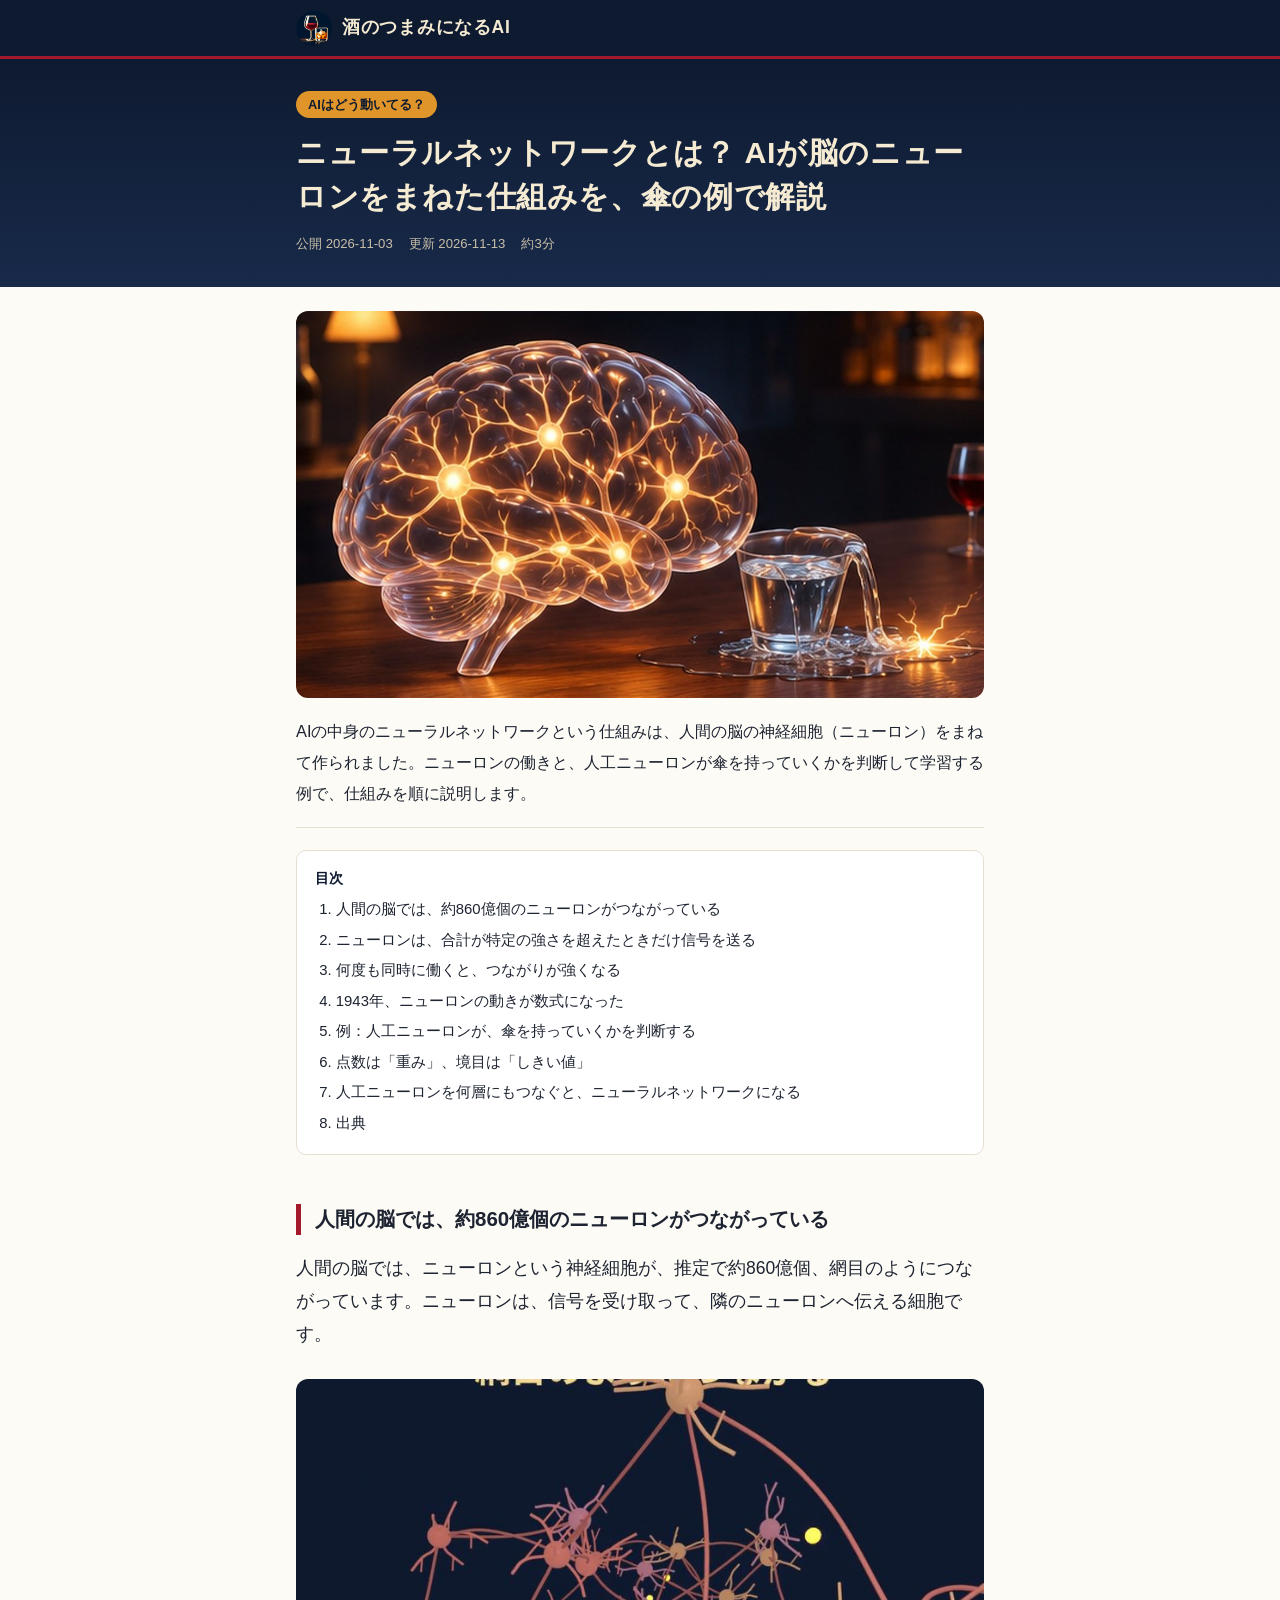
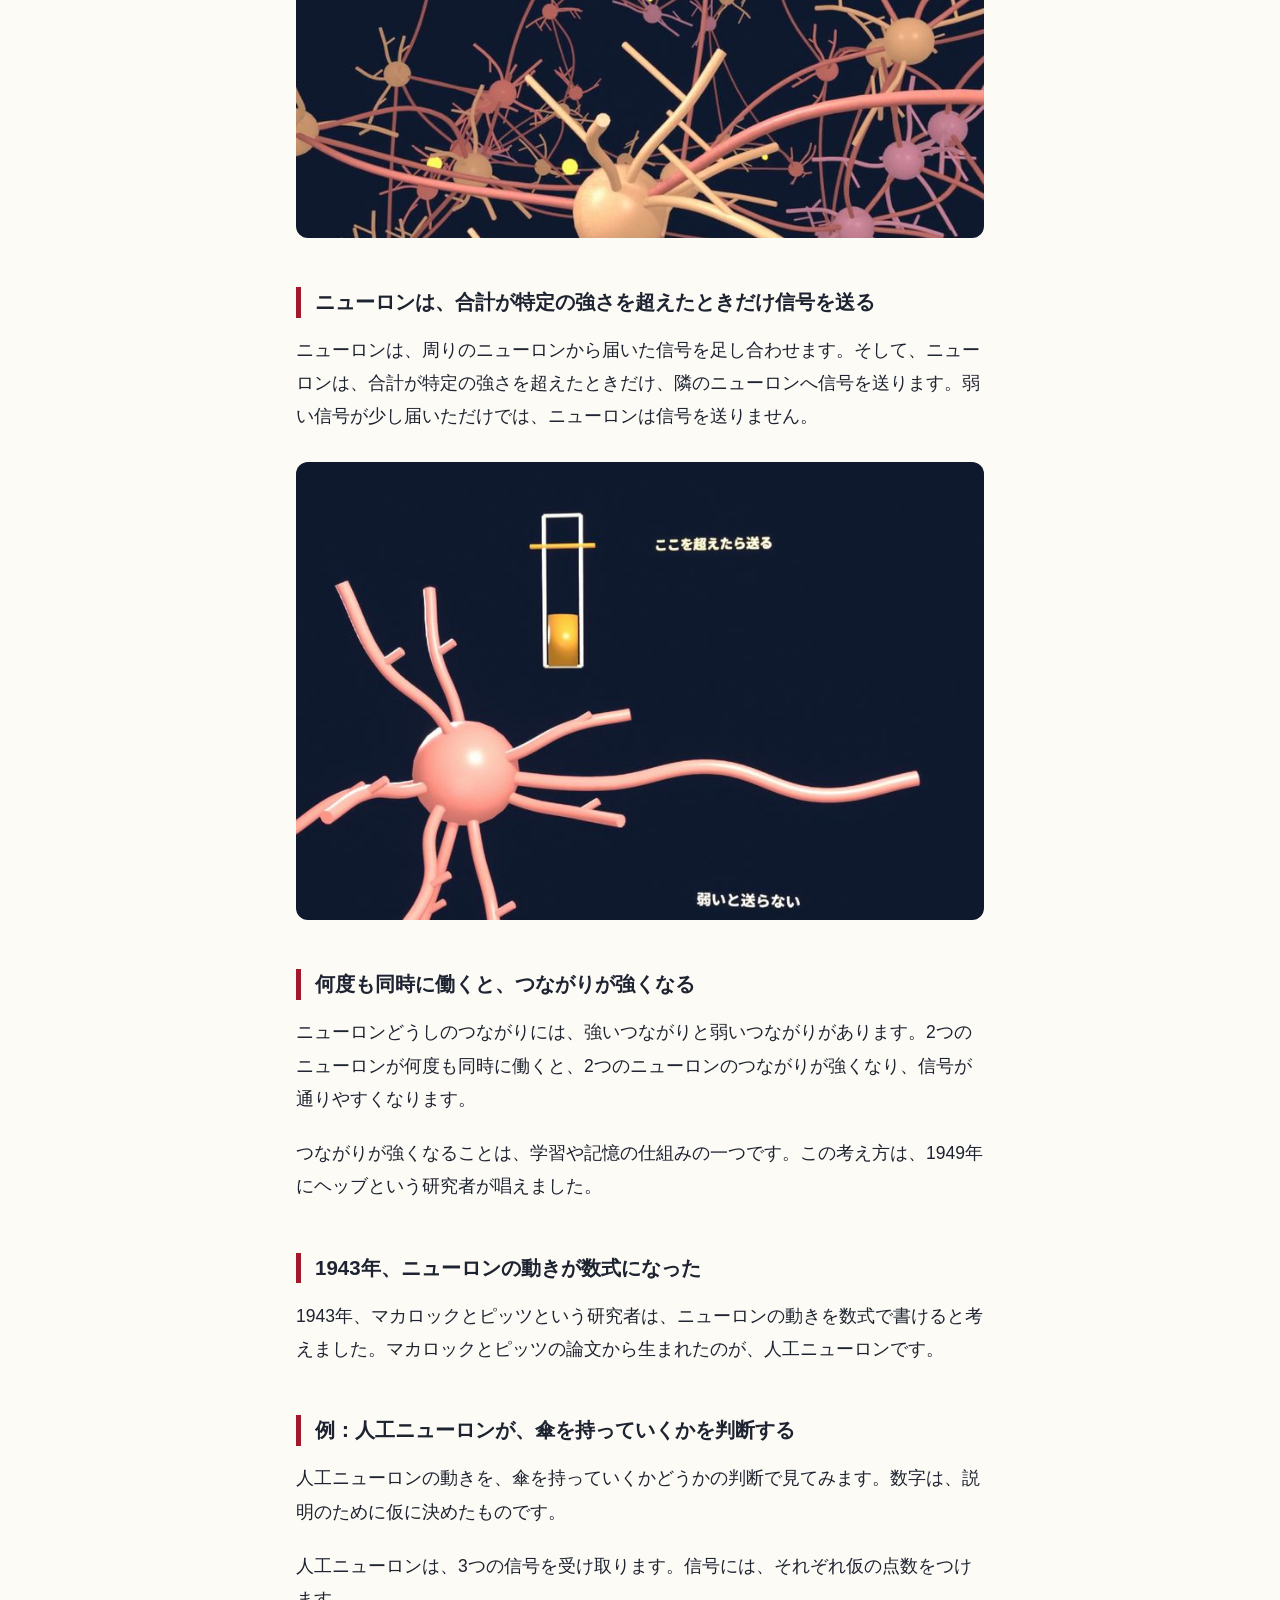
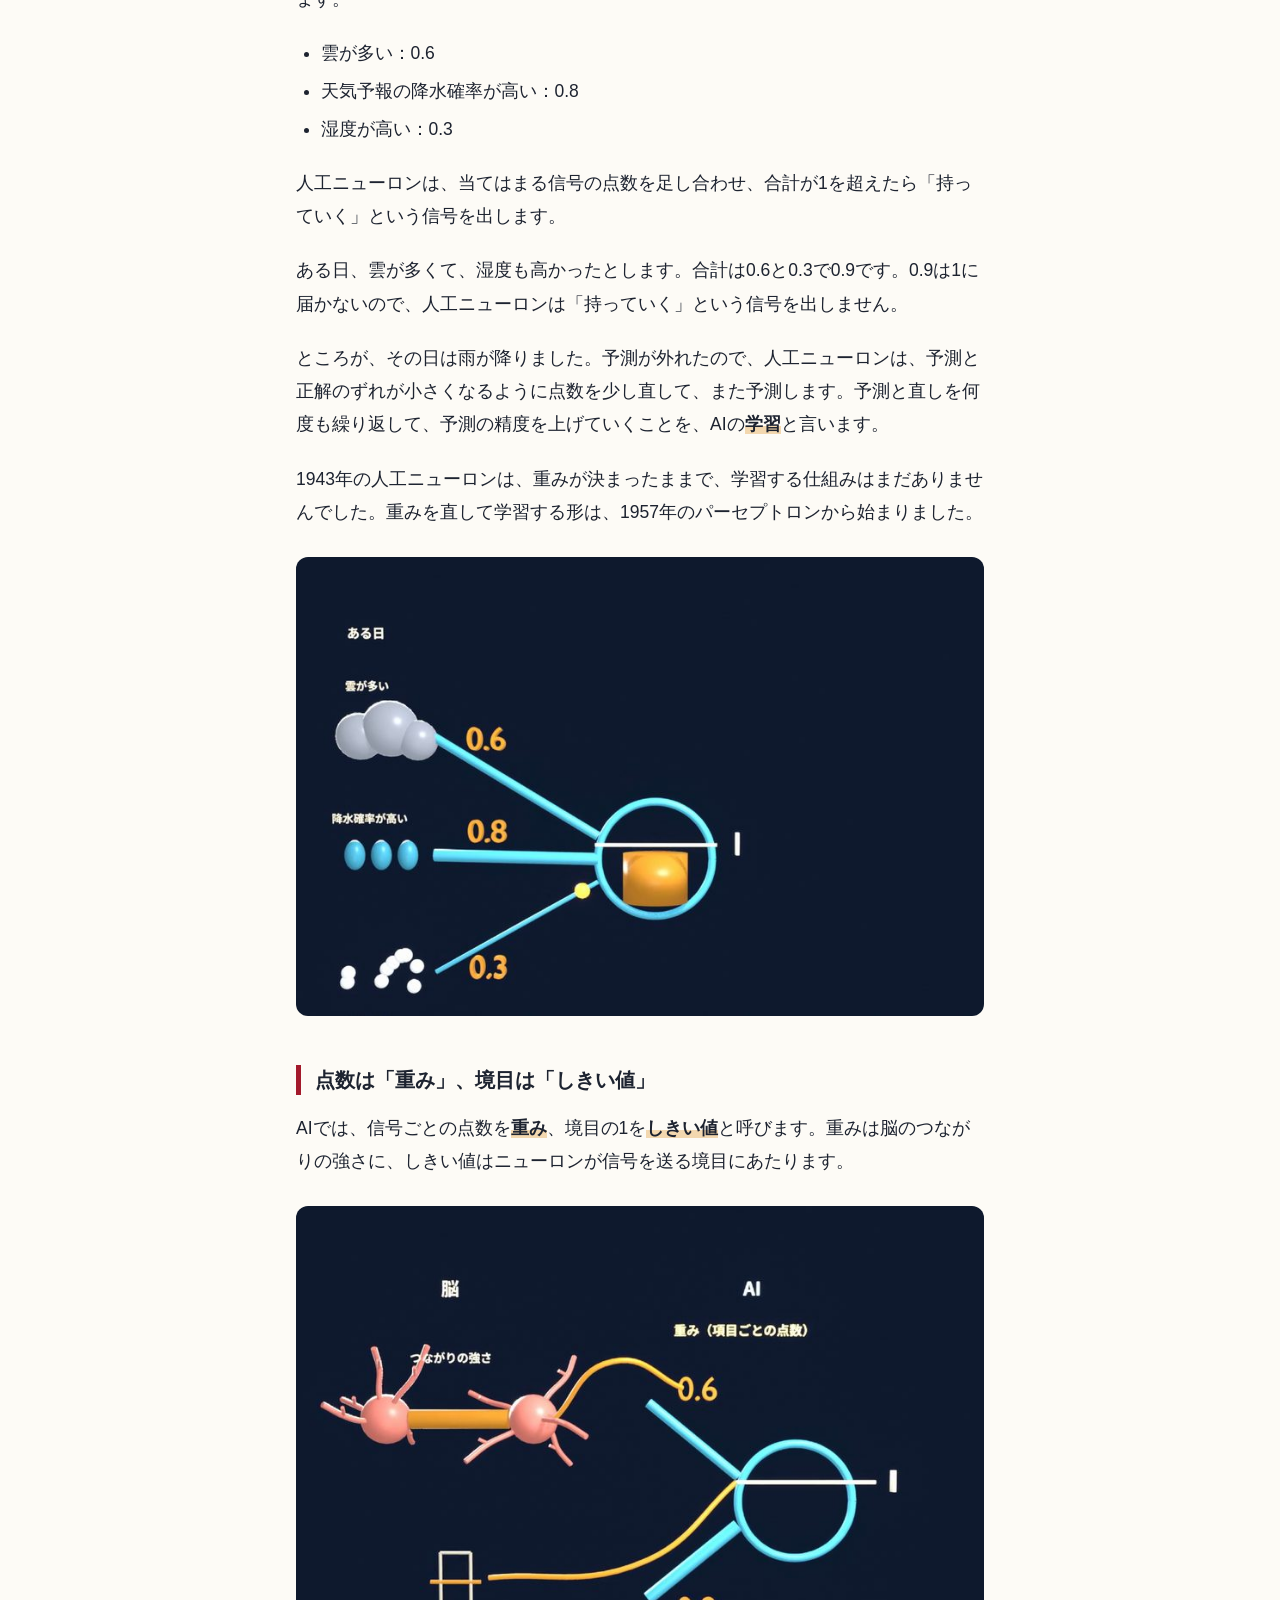
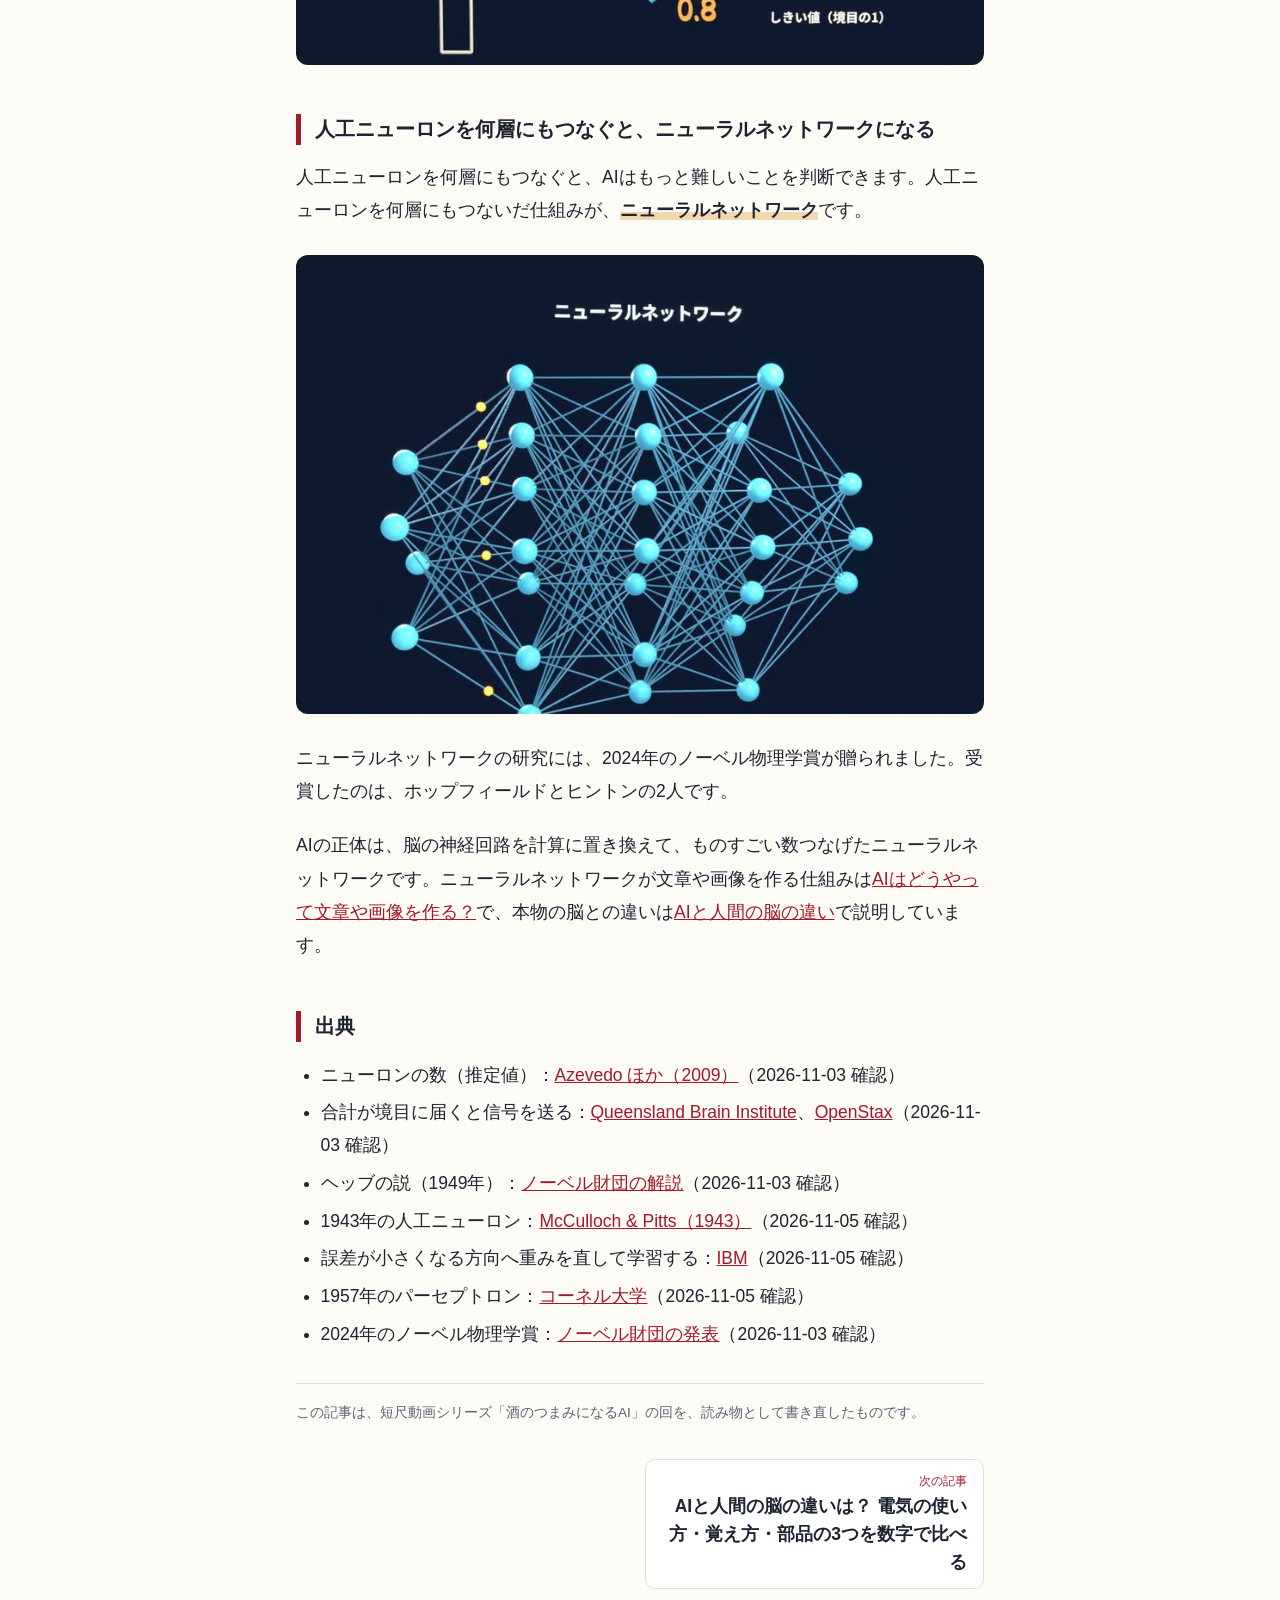
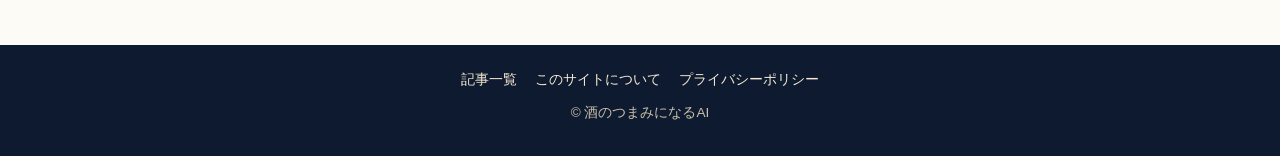
<file: articles/neural-network-brain/index.html>
<!doctype html>
<html lang="ja">
<head>
<meta charset="utf-8">
<meta name="viewport" content="width=device-width,initial-scale=1,viewport-fit=cover">
<title>ニューラルネットワークとは？ AIが脳のニューロンをまねた仕組みを、傘の例で解説｜酒のつまみになるAI</title>
<meta name="description" content="AIの中身のニューラルネットワークという仕組みは、人間の脳の神経細胞（ニューロン）をまねて作られました。ニューロンの働きと、人工ニューロンが傘を持っていくかを判断して学習する例で、仕組みを順に説明します。">
<meta property="og:type" content="article">
<meta property="og:title" content="ニューラルネットワークとは？ AIが脳のニューロンをまねた仕組みを、傘の例で解説｜酒のつまみになるAI">
<meta property="og:description" content="AIの中身のニューラルネットワークという仕組みは、人間の脳の神経細胞（ニューロン）をまねて作られました。ニューロンの働きと、人工ニューロンが傘を持っていくかを判断して学習する例で、仕組みを順に説明します。">
<meta property="og:site_name" content="酒のつまみになるAI">
<meta name="twitter:card" content="summary_large_image">
<link rel="canonical" href="https://kiyo-poi.github.io/saketsuma-ai/articles/neural-network-brain/">
<meta property="og:url" content="https://kiyo-poi.github.io/saketsuma-ai/articles/neural-network-brain/">
<meta property="og:image" content="https://kiyo-poi.github.io/saketsuma-ai/assets/thumb/neural-network-brain.jpg">
<meta name="theme-color" content="#0e1a30">
<link rel="icon" href="../../assets/favicon.png" type="image/png">
<link rel="apple-touch-icon" href="../../assets/apple-touch-icon.png">
<link rel="stylesheet" href="../../assets/style.css">
<script type="application/ld+json">{"@context": "https://schema.org", "@type": "Article", "headline": "ニューラルネットワークとは？ AIが脳のニューロンをまねた仕組みを、傘の例で解説", "description": "AIの中身のニューラルネットワークという仕組みは、人間の脳の神経細胞（ニューロン）をまねて作られました。ニューロンの働きと、人工ニューロンが傘を持っていくかを判断して学習する例で、仕組みを順に説明します。", "datePublished": "2026-11-03", "dateModified": "2026-11-13", "author": {"@type": "Organization", "name": "酒のつまみになるAI"}, "publisher": {"@type": "Organization", "name": "酒のつまみになるAI"}, "mainEntityOfPage": "https://kiyo-poi.github.io/saketsuma-ai/articles/neural-network-brain/"}</script>
</head>
<body>
<header class="top"><a class="brand" href="../../"><img src="../../assets/icon-512.png" alt="" width="36" height="36"><span>酒のつまみになるAI</span></a></header>
<main class="art">
<div class="hero"><div class="wrap">
<p class="chip">AIはどう動いてる？</p>
<h1>ニューラルネットワークとは？ AIが脳のニューロンをまねた仕組みを、傘の例で解説</h1>
<p class="meta"><span>公開 2026-11-03</span><span>更新 2026-11-13</span><span>約3分</span></p>
</div></div>
<article class="wrap body">
<img class="thumb" src="../../assets/thumb/neural-network-brain.jpg" alt="" width="1200" height="675"><p class="lead">AIの中身のニューラルネットワークという仕組みは、人間の脳の神経細胞（ニューロン）をまねて作られました。ニューロンの働きと、人工ニューロンが傘を持っていくかを判断して学習する例で、仕組みを順に説明します。</p>
<nav class="toc"><p>目次</p><ol><li><a href="#s1">人間の脳では、約860億個のニューロンがつながっている</a></li><li><a href="#s2">ニューロンは、合計が特定の強さを超えたときだけ信号を送る</a></li><li><a href="#s3">何度も同時に働くと、つながりが強くなる</a></li><li><a href="#s4">1943年、ニューロンの動きが数式になった</a></li><li><a href="#s5">例：人工ニューロンが、傘を持っていくかを判断する</a></li><li><a href="#s6">点数は「重み」、境目は「しきい値」</a></li><li><a href="#s7">人工ニューロンを何層にもつなぐと、ニューラルネットワークになる</a></li><li><a href="#s8">出典</a></li></ol></nav>
<h2 id="s1">人間の脳では、約860億個のニューロンがつながっている</h2>
<p>人間の脳では、ニューロンという神経細胞が、推定で約860億個、網目のようにつながっています。ニューロンは、信号を受け取って、隣のニューロンへ伝える細胞です。</p>
<figure><img src="../../assets/fig/a1-neurons.jpg" alt="網目のようにつながったニューロンの3D画像" loading="lazy" width="800"></figure>
<h2 id="s2">ニューロンは、合計が特定の強さを超えたときだけ信号を送る</h2>
<p>ニューロンは、周りのニューロンから届いた信号を足し合わせます。そして、ニューロンは、合計が特定の強さを超えたときだけ、隣のニューロンへ信号を送ります。弱い信号が少し届いただけでは、ニューロンは信号を送りません。</p>
<figure><img src="../../assets/fig/a1-fire.jpg" alt="届いた信号がたまり、境目を超えると送るニューロンの3D画像" loading="lazy" width="800"></figure>
<h2 id="s3">何度も同時に働くと、つながりが強くなる</h2>
<p>ニューロンどうしのつながりには、強いつながりと弱いつながりがあります。2つのニューロンが何度も同時に働くと、2つのニューロンのつながりが強くなり、信号が通りやすくなります。</p>
<p>つながりが強くなることは、学習や記憶の仕組みの一つです。この考え方は、1949年にヘッブという研究者が唱えました。</p>
<h2 id="s4">1943年、ニューロンの動きが数式になった</h2>
<p>1943年、マカロックとピッツという研究者は、ニューロンの動きを数式で書けると考えました。マカロックとピッツの論文から生まれたのが、人工ニューロンです。</p>
<h2 id="s5">例：人工ニューロンが、傘を持っていくかを判断する</h2>
<p>人工ニューロンの動きを、傘を持っていくかどうかの判断で見てみます。数字は、説明のために仮に決めたものです。</p>
<p>人工ニューロンは、3つの信号を受け取ります。信号には、それぞれ仮の点数をつけます。</p>
<ul><li>雲が多い：0.6</li><li>天気予報の降水確率が高い：0.8</li><li>湿度が高い：0.3</li></ul>
<p>人工ニューロンは、当てはまる信号の点数を足し合わせ、合計が1を超えたら「持っていく」という信号を出します。</p>
<p>ある日、雲が多くて、湿度も高かったとします。合計は0.6と0.3で0.9です。0.9は1に届かないので、人工ニューロンは「持っていく」という信号を出しません。</p>
<p>ところが、その日は雨が降りました。予測が外れたので、人工ニューロンは、予測と正解のずれが小さくなるように点数を少し直して、また予測します。予測と直しを何度も繰り返して、予測の精度を上げていくことを、AIの<strong>学習</strong>と言います。</p>
<p>1943年の人工ニューロンは、重みが決まったままで、学習する仕組みはまだありませんでした。重みを直して学習する形は、1957年のパーセプトロンから始まりました。</p>
<figure><img src="../../assets/fig/a1-umbrella.jpg" alt="雲・降水確率・湿度の3つの信号が、点数をつけて人工ニューロンに入る3D画像" loading="lazy" width="800"></figure>
<h2 id="s6">点数は「重み」、境目は「しきい値」</h2>
<p>AIでは、信号ごとの点数を<strong>重み</strong>、境目の1を<strong>しきい値</strong>と呼びます。重みは脳のつながりの強さに、しきい値はニューロンが信号を送る境目にあたります。</p>
<figure><img src="../../assets/fig/a1-mapping.jpg" alt="脳のつながりの強さと人工ニューロンの重みを並べた3D画像" loading="lazy" width="800"></figure>
<h2 id="s7">人工ニューロンを何層にもつなぐと、ニューラルネットワークになる</h2>
<p>人工ニューロンを何層にもつなぐと、AIはもっと難しいことを判断できます。人工ニューロンを何層にもつないだ仕組みが、<strong>ニューラルネットワーク</strong>です。</p>
<figure><img src="../../assets/fig/a1-network.jpg" alt="人工ニューロンを何層にもつないだニューラルネットワークの3D画像" loading="lazy" width="800"></figure>
<p>ニューラルネットワークの研究には、2024年のノーベル物理学賞が贈られました。受賞したのは、ホップフィールドとヒントンの2人です。</p>
<p>AIの正体は、脳の神経回路を計算に置き換えて、ものすごい数つなげたニューラルネットワークです。ニューラルネットワークが文章や画像を作る仕組みは<a href="../../articles/ai-generate-text-image/">AIはどうやって文章や画像を作る？</a>で、本物の脳との違いは<a href="../../articles/ai-vs-human-brain/">AIと人間の脳の違い</a>で説明しています。</p>
<h2 id="s8">出典</h2>
<ul><li>ニューロンの数（推定値）：<a href="https://pubmed.ncbi.nlm.nih.gov/19226510/" rel="noopener">Azevedo ほか（2009）</a>（2026-11-03 確認）</li><li>合計が境目に届くと信号を送る：<a href="https://qbi.uq.edu.au/brain-basics/brain/brain-physiology/action-potentials-and-synapses" rel="noopener">Queensland Brain Institute</a>、<a href="https://openstax.org/books/anatomy-and-physiology-2e/pages/12-4-the-action-potential" rel="noopener">OpenStax</a>（2026-11-03 確認）</li><li>ヘッブの説（1949年）：<a href="https://www.nobelprize.org/uploads/2024/11/advanced-physicsprize2024-3.pdf" rel="noopener">ノーベル財団の解説</a>（2026-11-03 確認）</li><li>1943年の人工ニューロン：<a href="https://doi.org/10.1007/BF02478259" rel="noopener">McCulloch &amp; Pitts（1943）</a>（2026-11-05 確認）</li><li>誤差が小さくなる方向へ重みを直して学習する：<a href="https://www.ibm.com/think/topics/neural-networks" rel="noopener">IBM</a>（2026-11-05 確認）</li><li>1957年のパーセプトロン：<a href="https://news.cornell.edu/stories/2019/09/professors-perceptron-paved-way-ai-60-years-too-soon" rel="noopener">コーネル大学</a>（2026-11-05 確認）</li><li>2024年のノーベル物理学賞：<a href="https://www.nobelprize.org/prizes/physics/2024/press-release/" rel="noopener">ノーベル財団の発表</a>（2026-11-03 確認）</li></ul>

<p class="series">この記事は、短尺動画シリーズ「酒のつまみになるAI」の回を、読み物として書き直したものです。</p>
</article>
<nav class="wrap pns"><a class="pn next" href="../../articles/ai-vs-human-brain/"><small>次の記事</small>AIと人間の脳の違いは？ 電気の使い方・覚え方・部品の3つを数字で比べる</a></nav>
</main>
<footer class="foot">
<nav><a href="../../">記事一覧</a><a href="../../about/">このサイトについて</a><a href="../../privacy/">プライバシーポリシー</a></nav>
<p>© 酒のつまみになるAI</p>
</footer>
</body>
</html>
</file>
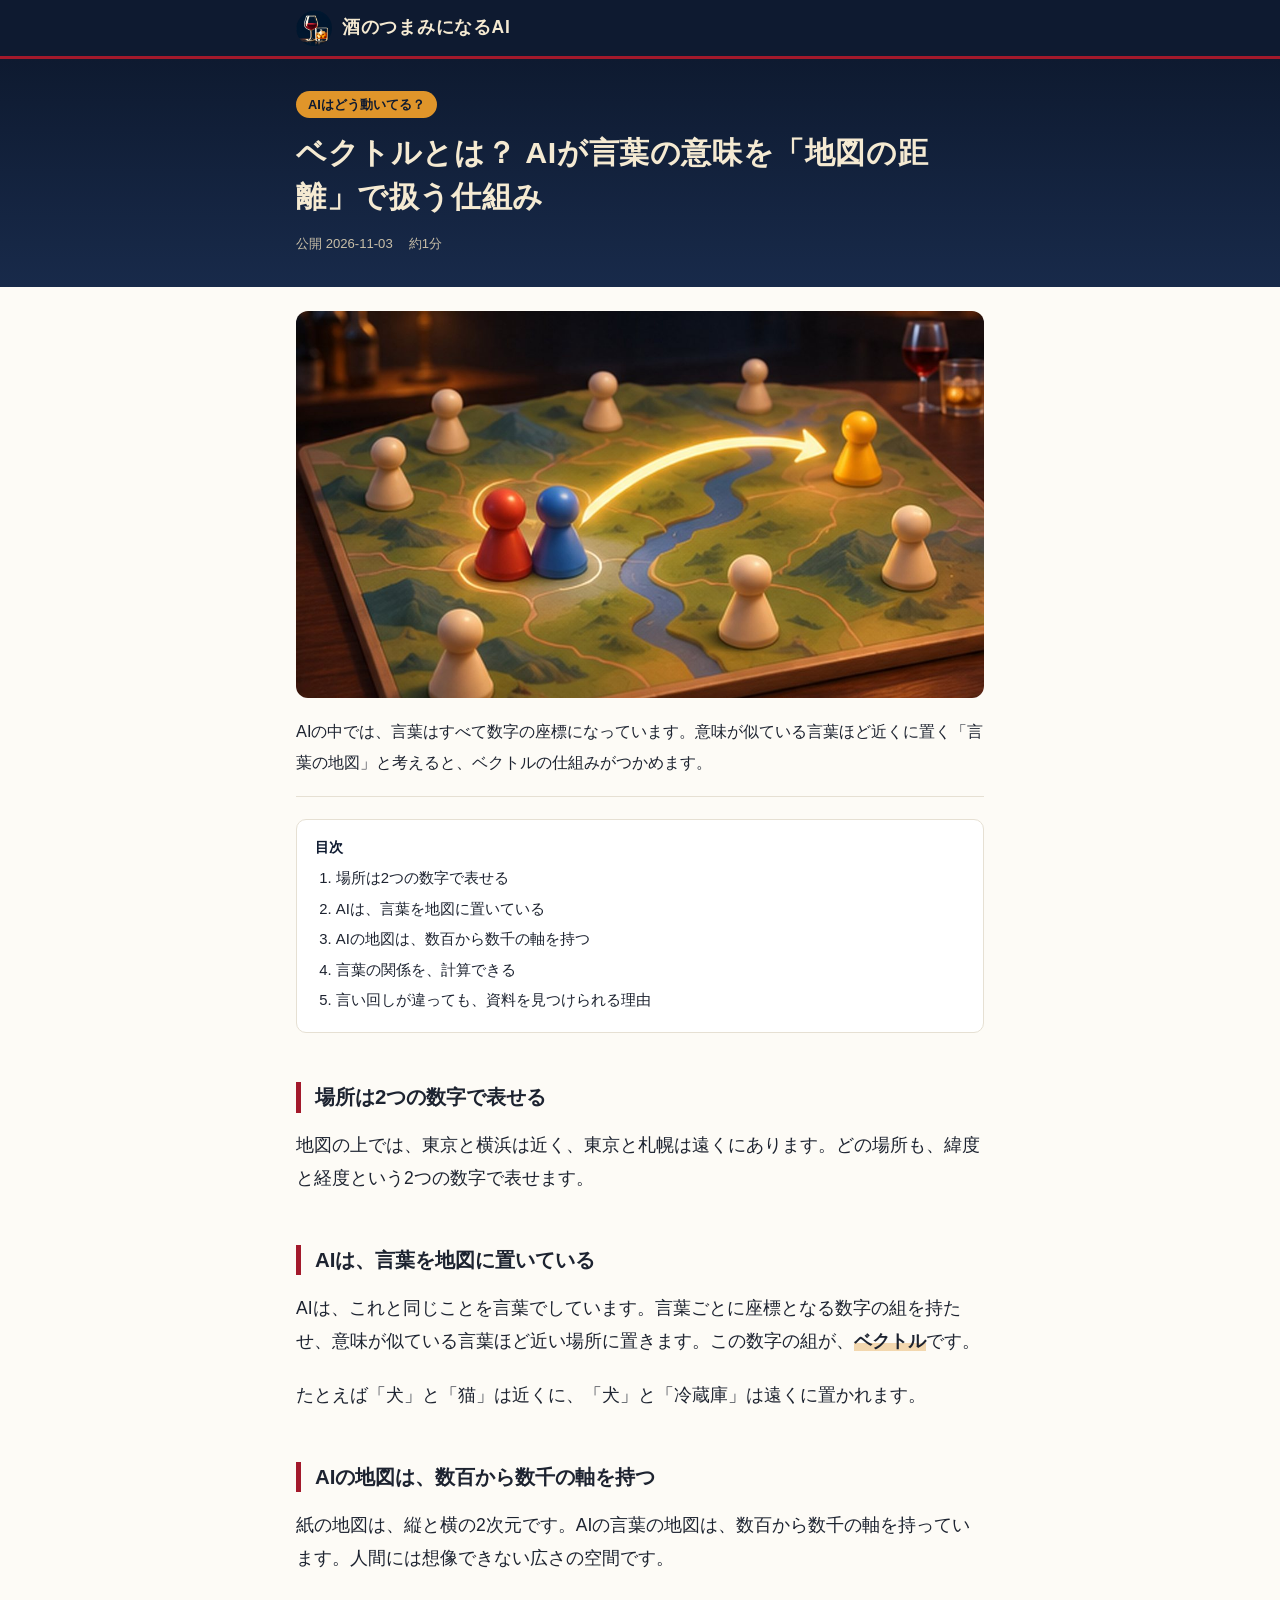
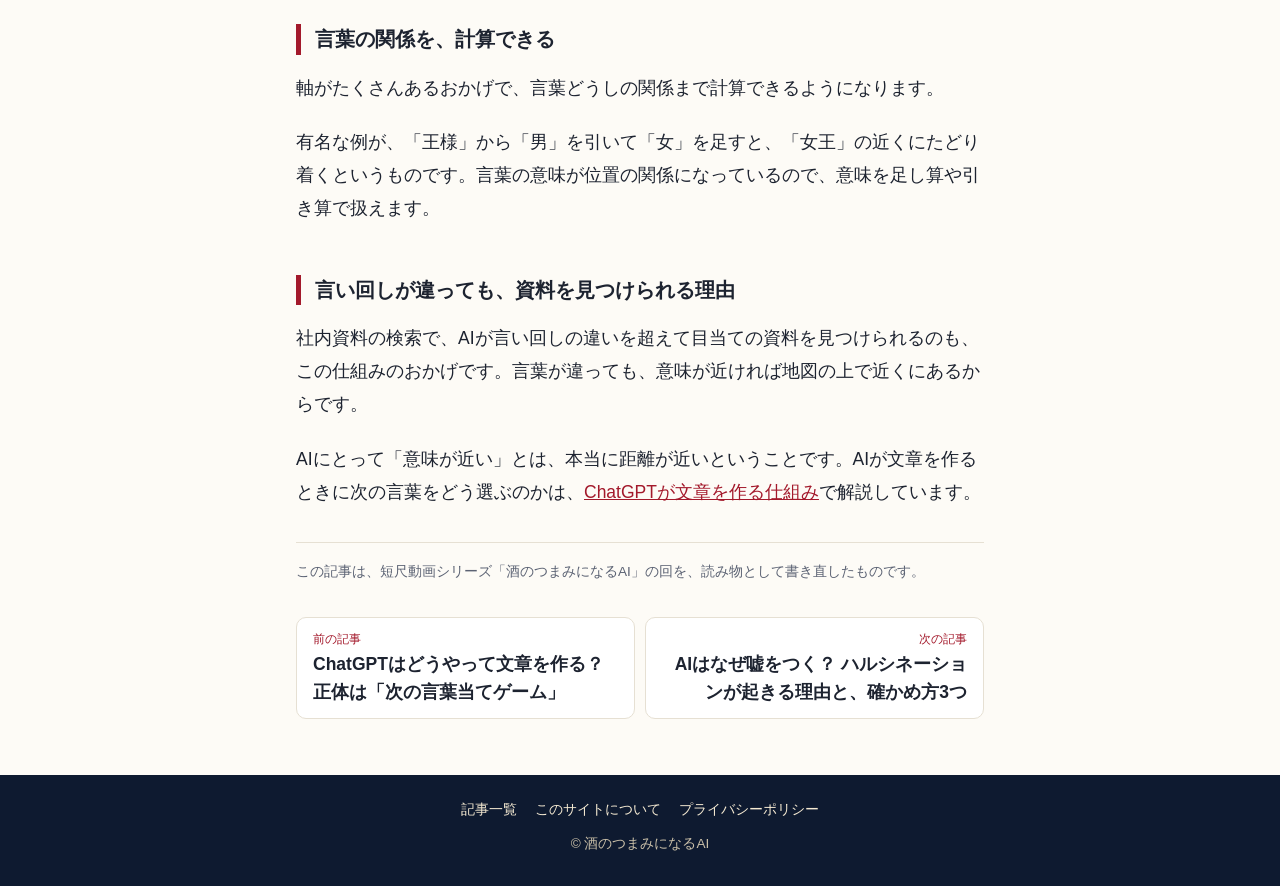
<file: articles/vector-word-map/index.html>
<!doctype html>
<html lang="ja">
<head>
<meta charset="utf-8">
<meta name="viewport" content="width=device-width,initial-scale=1,viewport-fit=cover">
<title>ベクトルとは？ AIが言葉の意味を「地図の距離」で扱う仕組み｜酒のつまみになるAI</title>
<meta name="description" content="AIの中では、言葉はすべて数字の座標になっています。意味が似ている言葉ほど近くに置く「言葉の地図」と考えると、ベクトルの仕組みがつかめます。">
<meta property="og:type" content="article">
<meta property="og:title" content="ベクトルとは？ AIが言葉の意味を「地図の距離」で扱う仕組み｜酒のつまみになるAI">
<meta property="og:description" content="AIの中では、言葉はすべて数字の座標になっています。意味が似ている言葉ほど近くに置く「言葉の地図」と考えると、ベクトルの仕組みがつかめます。">
<meta property="og:site_name" content="酒のつまみになるAI">
<meta name="twitter:card" content="summary_large_image">
<link rel="canonical" href="https://kiyo-poi.github.io/saketsuma-ai/articles/vector-word-map/">
<meta property="og:url" content="https://kiyo-poi.github.io/saketsuma-ai/articles/vector-word-map/">
<meta property="og:image" content="https://kiyo-poi.github.io/saketsuma-ai/assets/thumb/vector-word-map.jpg">
<meta name="theme-color" content="#0e1a30">
<link rel="icon" href="../../assets/favicon.png" type="image/png">
<link rel="apple-touch-icon" href="../../assets/apple-touch-icon.png">
<link rel="stylesheet" href="../../assets/style.css">
<script type="application/ld+json">{"@context": "https://schema.org", "@type": "Article", "headline": "ベクトルとは？ AIが言葉の意味を「地図の距離」で扱う仕組み", "description": "AIの中では、言葉はすべて数字の座標になっています。意味が似ている言葉ほど近くに置く「言葉の地図」と考えると、ベクトルの仕組みがつかめます。", "datePublished": "2026-11-03", "dateModified": "2026-11-03", "author": {"@type": "Organization", "name": "酒のつまみになるAI"}, "publisher": {"@type": "Organization", "name": "酒のつまみになるAI"}, "mainEntityOfPage": "https://kiyo-poi.github.io/saketsuma-ai/articles/vector-word-map/"}</script>
</head>
<body>
<header class="top"><a class="brand" href="../../"><img src="../../assets/icon-512.png" alt="" width="36" height="36"><span>酒のつまみになるAI</span></a></header>
<main class="art">
<div class="hero"><div class="wrap">
<p class="chip">AIはどう動いてる？</p>
<h1>ベクトルとは？ AIが言葉の意味を「地図の距離」で扱う仕組み</h1>
<p class="meta"><span>公開 2026-11-03</span><span>約1分</span></p>
</div></div>
<article class="wrap body">
<img class="thumb" src="../../assets/thumb/vector-word-map.jpg" alt="" width="1200" height="675"><p class="lead">AIの中では、言葉はすべて数字の座標になっています。意味が似ている言葉ほど近くに置く「言葉の地図」と考えると、ベクトルの仕組みがつかめます。</p>
<nav class="toc"><p>目次</p><ol><li><a href="#s1">場所は2つの数字で表せる</a></li><li><a href="#s2">AIは、言葉を地図に置いている</a></li><li><a href="#s3">AIの地図は、数百から数千の軸を持つ</a></li><li><a href="#s4">言葉の関係を、計算できる</a></li><li><a href="#s5">言い回しが違っても、資料を見つけられる理由</a></li></ol></nav>
<h2 id="s1">場所は2つの数字で表せる</h2>
<p>地図の上では、東京と横浜は近く、東京と札幌は遠くにあります。どの場所も、緯度と経度という2つの数字で表せます。</p>
<h2 id="s2">AIは、言葉を地図に置いている</h2>
<p>AIは、これと同じことを言葉でしています。言葉ごとに座標となる数字の組を持たせ、意味が似ている言葉ほど近い場所に置きます。この数字の組が、<strong>ベクトル</strong>です。</p>
<p>たとえば「犬」と「猫」は近くに、「犬」と「冷蔵庫」は遠くに置かれます。</p>
<h2 id="s3">AIの地図は、数百から数千の軸を持つ</h2>
<p>紙の地図は、縦と横の2次元です。AIの言葉の地図は、数百から数千の軸を持っています。人間には想像できない広さの空間です。</p>
<h2 id="s4">言葉の関係を、計算できる</h2>
<p>軸がたくさんあるおかげで、言葉どうしの関係まで計算できるようになります。</p>
<p>有名な例が、「王様」から「男」を引いて「女」を足すと、「女王」の近くにたどり着くというものです。言葉の意味が位置の関係になっているので、意味を足し算や引き算で扱えます。</p>
<h2 id="s5">言い回しが違っても、資料を見つけられる理由</h2>
<p>社内資料の検索で、AIが言い回しの違いを超えて目当ての資料を見つけられるのも、この仕組みのおかげです。言葉が違っても、意味が近ければ地図の上で近くにあるからです。</p>
<p>AIにとって「意味が近い」とは、本当に距離が近いということです。AIが文章を作るときに次の言葉をどう選ぶのかは、<a href="../../articles/chatgpt-next-word/">ChatGPTが文章を作る仕組み</a>で解説しています。</p>

<p class="series">この記事は、短尺動画シリーズ「酒のつまみになるAI」の回を、読み物として書き直したものです。</p>
</article>
<nav class="wrap pns"><a class="pn prev" href="../../articles/chatgpt-next-word/"><small>前の記事</small>ChatGPTはどうやって文章を作る？ 正体は「次の言葉当てゲーム」</a><a class="pn next" href="../../articles/ai-hallucination/"><small>次の記事</small>AIはなぜ嘘をつく？ ハルシネーションが起きる理由と、確かめ方3つ</a></nav>
</main>
<footer class="foot">
<nav><a href="../../">記事一覧</a><a href="../../about/">このサイトについて</a><a href="../../privacy/">プライバシーポリシー</a></nav>
<p>© 酒のつまみになるAI</p>
</footer>
</body>
</html>
</file>
<file: assets/style.css>
/* 色は YouTube のアイコン（紺の地、赤ワイン、ウイスキー、グラスのクリーム）に合わせる */
:root {
  --navy: #0e1a30;
  --navy-2: #182a4a;
  --wine: #a3192b;
  --amber: #e0952a;
  --cream: #f5ead2;
  --paper: #fdfbf6;
  --ink: #1d2330;
  --sub: #5b6273;
  --line: #e6e0d3;
  color-scheme: light;
}
* { box-sizing: border-box; }
html { -webkit-text-size-adjust: 100%; }
body {
  margin: 0;
  background: var(--paper);
  color: var(--ink);
  font-family: "Hiragino Sans", "Hiragino Kaku Gothic ProN", "Noto Sans JP", "Yu Gothic", Meiryo, sans-serif;
  font-size: 17px;
  line-height: 1.9;
  overflow-wrap: anywhere;
}
a { color: var(--wine); }
img { max-width: 100%; height: auto; }
.wrap { max-width: 720px; margin: 0 auto; padding: 0 16px; }

/* ヘッダー */
.top { background: var(--navy); border-bottom: 3px solid var(--wine); }
.brand {
  display: flex; align-items: center; gap: 10px;
  max-width: 720px; margin: 0 auto; padding: 10px 16px;
  color: var(--cream); text-decoration: none; font-weight: 700; letter-spacing: .04em;
}
.brand img { border-radius: 50%; display: block; }

/* 見出しの帯 */
.hero { background: linear-gradient(180deg, var(--navy) 0%, var(--navy-2) 100%); color: var(--cream); padding: 28px 0 30px; }
.hero h1 { margin: 0; font-size: 1.55rem; line-height: 1.45; letter-spacing: .02em; }
.hero.home { padding: 40px 0 44px; }
.hero.home h1 { font-size: 1.7rem; }
.hero.home p { margin: 14px 0 0; color: #d9cfb8; font-size: .95rem; }
.chip {
  display: inline-block; margin: 0 0 12px; padding: 2px 12px;
  background: var(--amber); color: var(--navy); border-radius: 999px;
  font-size: .8rem; font-weight: 700; line-height: 1.8;
}
.meta { margin: 14px 0 0; font-size: .82rem; color: #c9bfa8; display: flex; flex-wrap: wrap; gap: 4px 16px; }

/* 本文 */
.body { padding-top: 24px; padding-bottom: 8px; }
.body h1 { font-size: 1.4rem; }
.lead { font-size: 1.02rem; color: var(--ink); padding-bottom: 18px; border-bottom: 1px solid var(--line); }
.body h2 {
  margin: 2.4em 0 .8em; padding: 0 0 0 14px; font-size: 1.28rem; line-height: 1.5;
  border-left: 5px solid var(--wine);
}
.body h3 { margin: 1.8em 0 .5em; font-size: 1.08rem; }
.body p { margin: 0 0 1.2em; }
.body ul, .body ol { padding-left: 1.4em; margin: 0 0 1.2em; }
.body li { margin: .25em 0; }
.body strong { background: linear-gradient(transparent 62%, rgba(224, 149, 42, .35) 62%); font-weight: 700; }
figure { margin: 1.6em 0; }
figure img { display: block; width: 100%; border-radius: 12px; background: #18130f; }
figcaption { margin-top: 8px; font-size: .85rem; color: var(--sub); line-height: 1.7; }
.note { margin: 1.6em 0; padding: 16px 18px; background: #f4efe4; border-radius: 10px; border-left: 4px solid var(--amber); }
.note > :last-child { margin-bottom: 0; }
.note-t { font-weight: 700; margin: 0 0 .4em !important; }
.ad {
  display: inline-block; margin: 0 0 16px; padding: 2px 10px;
  border: 1px solid var(--sub); border-radius: 4px; font-size: .8rem; color: var(--sub);
}
.toc { margin: 22px 0 8px; padding: 14px 18px; background: #fff; border: 1px solid var(--line); border-radius: 10px; }
.toc p { margin: 0 0 4px; font-weight: 700; font-size: .9rem; color: var(--navy); }
.toc ol { margin: 0; padding-left: 1.4em; font-size: .93rem; line-height: 1.8; }
.toc a { color: var(--ink); text-decoration: none; }
.video { padding: 14px 18px; background: var(--navy); color: var(--cream); border-radius: 10px; }
.video a { color: var(--amber); font-weight: 700; margin-left: 4px; }
.series { margin-top: 2.4em !important; padding-top: 16px; border-top: 1px solid var(--line); font-size: .85rem; color: var(--sub); }

/* 前後の記事 */
.pns { display: grid; gap: 10px; padding-top: 8px; padding-bottom: 32px; }
.pn {
  display: block; padding: 12px 16px; background: #fff; border: 1px solid var(--line); border-radius: 10px;
  color: var(--ink); text-decoration: none; font-weight: 700; line-height: 1.6;
}
.pn small { display: block; font-weight: 400; font-size: .78rem; color: var(--wine); }

/* トップの記事一覧 */
.cat { padding: 28px 0 8px; }
.cat h2 { margin: 0 0 14px; font-size: 1.15rem; color: var(--navy); display: flex; align-items: center; gap: 10px; }
.cat h2::before { content: ""; width: 10px; height: 10px; border-radius: 50%; background: var(--wine); flex: none; }
.cards { display: grid; gap: 12px; }
.card {
  display: block; padding: 16px 18px; background: #fff; border: 1px solid var(--line); border-radius: 12px;
  color: var(--ink); text-decoration: none; box-shadow: 0 1px 0 rgba(14, 26, 48, .04);
}
.card:hover { border-color: var(--amber); }
.card-t { display: block; font-weight: 700; font-size: 1.05rem; line-height: 1.55; color: var(--navy); }
.card-d { display: block; margin-top: 6px; font-size: .9rem; line-height: 1.75; color: var(--sub); }
.card-m { display: block; margin-top: 8px; font-size: .78rem; color: var(--wine); }

.thumb { display: block; width: 100%; aspect-ratio: 16 / 9; object-fit: cover; border-radius: 12px; margin: 0 0 18px; background: var(--navy); }
.card.has-i { padding-top: 0; overflow: hidden; }
.card-i { display: block; width: calc(100% + 36px); max-width: none; margin: 0 -18px 14px; aspect-ratio: 16 / 9; object-fit: cover; background: var(--navy); }

/* フッター */
.foot { margin-top: 24px; background: var(--navy); color: #c9bfa8; padding: 22px 16px 30px; text-align: center; font-size: .85rem; }
.foot nav { display: flex; flex-wrap: wrap; justify-content: center; gap: 6px 18px; margin-bottom: 8px; }
.foot a { color: var(--cream); text-decoration: none; }
.foot p { margin: 0; }

@media (min-width: 720px) {
  body { font-size: 17.5px; }
  .hero h1 { font-size: 1.9rem; }
  .hero.home h1 { font-size: 2.1rem; }
  .pns { grid-template-columns: 1fr 1fr; }
  .pn.next { grid-column: 2; text-align: right; }
}
</file>
